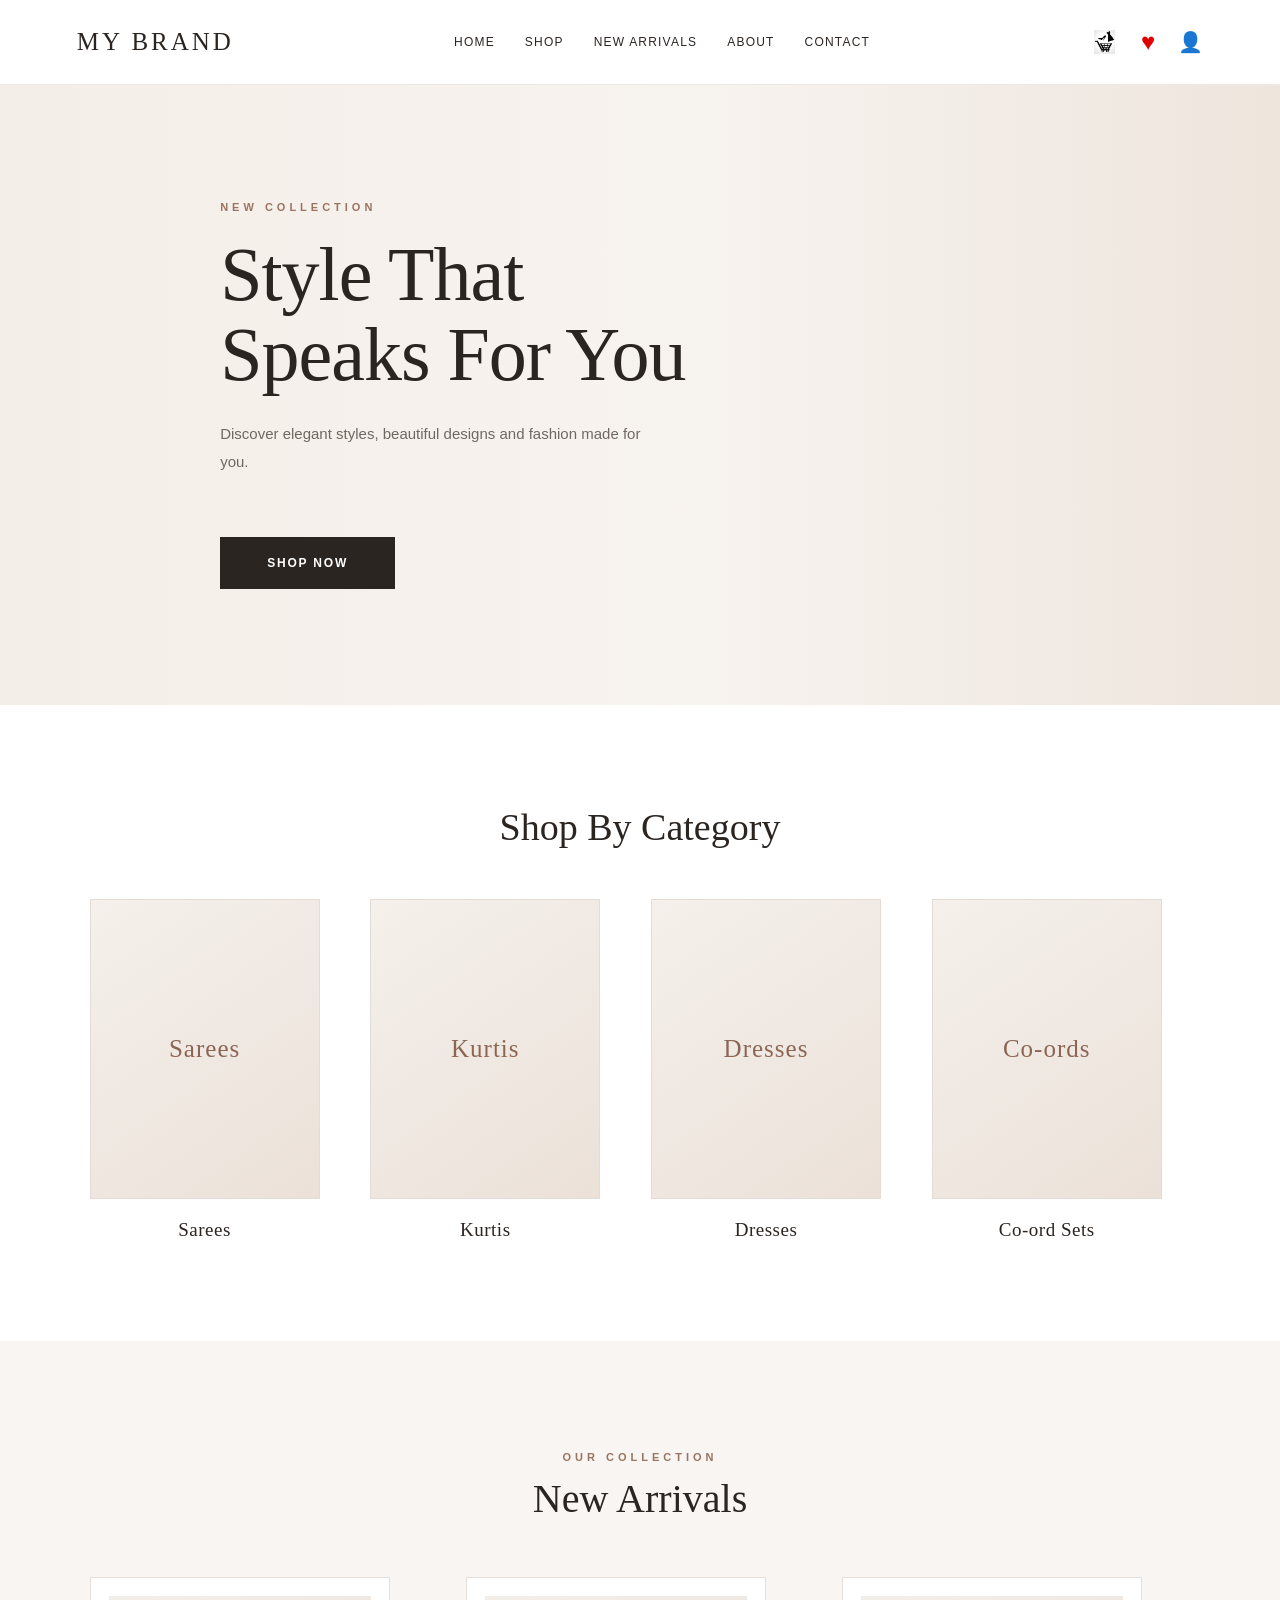
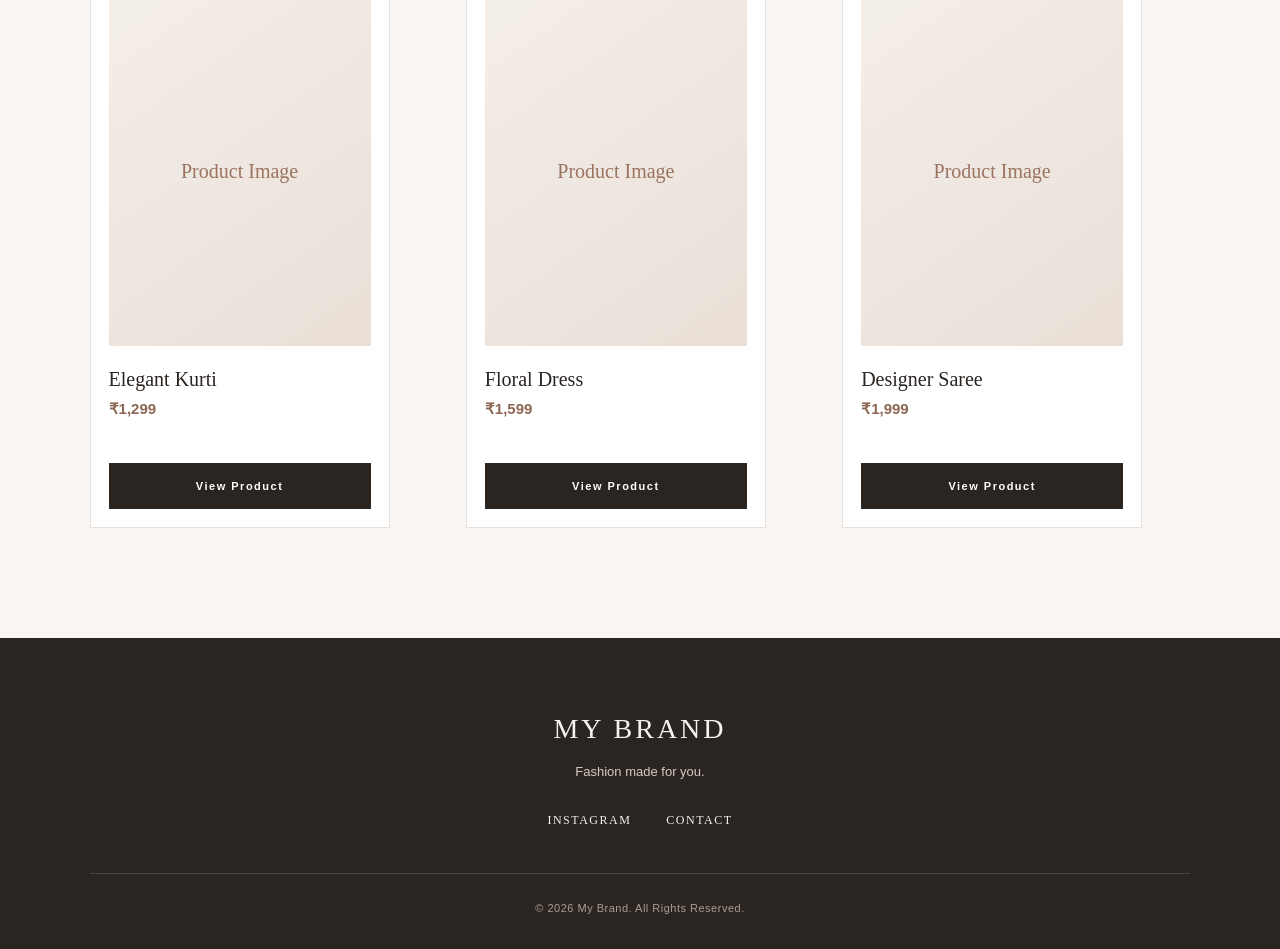
<file: index.html>
<!DOCTYPE html>
<html lang="en">

<head>

    <meta charset="UTF-8">

    <meta name="viewport"
          content="width=device-width, initial-scale=1.0">

    <title>My Clothing Brand</title>

    <link rel="stylesheet"
          href="css/style.css">

    <style>

        /* ========================================= */
        /* PROFILE DROPDOWN                          */
        /* ========================================= */

        .header-icons {
            position: relative;
        }


        .profile-icon {
            border: none;
            background: transparent;
            padding: 0;
            margin: 0;

            font-size: 21px;

            cursor: pointer;

            line-height: 1;
        }


        /* ========================================= */
        /* HEADER WISHLIST ICON                      */
        /* ========================================= */

        .header-wishlist {
            width: 28px !important;
            height: 28px !important;

            display: flex !important;
            align-items: center !important;
            justify-content: center !important;

            color: #e00000 !important;

            text-decoration: none !important;

            font-size: 24px !important;
            line-height: 1 !important;

            padding: 0 !important;
            margin: 0 !important;

            cursor: pointer;

            transition: 0.3s ease;
        }


        .header-wishlist:hover {
            color: #b00000 !important;
            transform: scale(1.08);
        }


        /* ========================================= */
        /* PROFILE PANEL                             */
        /* ========================================= */

        .profile-panel {
            position: absolute !important;

            top: 38px !important;
            right: 0 !important;

            width: 260px !important;
            height: auto !important;

            max-width: 260px !important;

            background: white;

            border: 1px solid #eeeeee;
            border-radius: 8px;

            box-shadow:
                0 8px 25px
                rgba(0, 0, 0, 0.12);

            overflow: hidden;

            opacity: 0;
            visibility: hidden;

            transform: translateY(-8px);

            transition: 0.2s ease;

            z-index: 99999;
        }


        .profile-panel.active {
            opacity: 1 !important;
            visibility: visible !important;

            transform: translateY(0);
        }


        .profile-dropdown-header {
            display: flex;

            align-items: center;
            justify-content: space-between;

            padding: 16px;

            border-bottom: 1px solid #eeeeee;
        }


        .profile-user {
            display: flex;

            align-items: center;

            gap: 10px;
        }


        .profile-small-avatar {
            width: 38px;
            height: 38px;

            border-radius: 50%;

            background: #f3efec;

            display: flex;

            align-items: center;
            justify-content: center;

            font-size: 18px;
        }


        .profile-user strong {
            display: block;

            font-family:
                Georgia,
                "Times New Roman",
                serif;

            font-size: 15px;

            font-weight: normal;
        }


        .profile-user small {
            display: block;

            margin-top: 3px;

            color: #888;

            font-size: 10px;
        }


        .profile-close {
            border: none;

            background: transparent;

            padding: 0;

            margin: 0;

            font-size: 23px;

            color: #555;

            cursor: pointer;
        }


        .profile-close:hover {
            background: transparent;

            color: #8c6654;
        }


        .profile-menu {
            display: flex;

            align-items: center;

            gap: 12px;

            padding: 13px 16px;

            text-decoration: none;

            color: #333;

            border-bottom: 1px solid #f1f1f1;
        }


        .profile-menu:last-child {
            border-bottom: none;
        }


        .profile-menu-icon {
            width: 30px;
            height: 30px;

            display: flex;

            align-items: center;
            justify-content: center;

            background: #f7f4f1;

            border-radius: 5px;

            font-size: 14px;
        }


        .profile-menu-text {
            display: flex;

            flex-direction: column;

            gap: 2px;
        }


        .profile-menu-text strong {
            font-size: 12px;

            font-weight: 500;
        }


        .profile-menu-text small {
            font-size: 10px;

            color: #999;
        }


        .profile-menu:hover {
            background: #faf8f6;

            color: #8c6654;
        }


        /* REMOVE OLD OVERLAY */

        .profile-overlay {
            display: none !important;
        }

    </style>

</head>


<body>


<!-- ========================================= -->
<!-- HEADER                                    -->
<!-- ========================================= -->

<header>

    <div class="logo">
        MY BRAND
    </div>


    <nav>

        <a href="index.html">
            Home
        </a>

        <a href="shop.html">
            Shop
        </a>

        <a href="shop.html">
            New Arrivals
        </a>

        <a href="about.html">
            About
        </a>

        <a href="contact.html">
            Contact
        </a>

    </nav>


    <div class="header-icons">


        <!-- CART -->

        <a href="cart.html"
           class="cart-icon"
           title="Shopping Bag">

            <img
                src="images/fashion-cart.png"
                alt="Shopping Cart"
            >

        </a>


        <!-- WISHLIST -->

        <a href="wishlist.html"
           class="header-wishlist"
           title="Wishlist">

            ♥

        </a>


        <!-- PROFILE -->

        <button
            class="profile-icon"
            onclick="openProfile()"
            title="My Account">

            👤

        </button>


        <!-- PROFILE DROPDOWN -->

        <div
            id="profile-panel"
            class="profile-panel">


            <div class="profile-dropdown-header">

                <div class="profile-user">

                    <div class="profile-small-avatar">
                        👤
                    </div>

                    <div>

                        <strong>
                            My Account
                        </strong>

                        <small>
                            Welcome to My Brand
                        </small>

                    </div>

                </div>


                <button
                    class="profile-close"
                    onclick="closeProfile()">

                    ×

                </button>

            </div>


            <!-- PROFILE -->

            <a
                href="profile.html"
                class="profile-menu">

                <span class="profile-menu-icon">
                    👤
                </span>

                <span class="profile-menu-text">

                    <strong>
                        Profile
                    </strong>

                    <small>
                        My account
                    </small>

                </span>

            </a>


            <!-- MY ORDERS -->

            <a
                href="orders.html"
                class="profile-menu">

                <span class="profile-menu-icon">
                    📦
                </span>

                <span class="profile-menu-text">

                    <strong>
                        My Orders
                    </strong>

                    <small>
                        View your orders
                    </small>

                </span>

            </a>


            <!-- SHOPPING BAG -->

            <a
                href="cart.html"
                class="profile-menu">

                <span class="profile-menu-icon">
                    🛒
                </span>

                <span class="profile-menu-text">

                    <strong>
                        My Shopping Bag
                    </strong>

                    <small>
                        View your products
                    </small>

                </span>

            </a>


            <!-- CONTACT -->

            <a
                href="contact.html"
                class="profile-menu">

                <span class="profile-menu-icon">
                    💬
                </span>

                <span class="profile-menu-text">

                    <strong>
                        Contact Us
                    </strong>

                    <small>
                        We're here to help
                    </small>

                </span>

            </a>


        </div>

    </div>

</header>



<!-- ========================================= -->
<!-- HERO                                      -->
<!-- ========================================= -->

<section class="hero">

    <div class="hero-content">

        <p class="small-title">
            NEW COLLECTION
        </p>

        <h1>
            Style That<br>
            Speaks For You
        </h1>

        <p class="description">

            Discover elegant styles,
            beautiful designs and
            fashion made for you.

        </p>

        <button
            onclick="window.location.href='shop.html'">

            SHOP NOW

        </button>

    </div>

</section>



<!-- ========================================= -->
<!-- CATEGORIES                                -->
<!-- ========================================= -->

<section class="categories">

    <h2>
        Shop By Category
    </h2>


    <div class="category-container">


        <div
            class="category"
            onclick="window.location.href='shop.html?category=sarees'">

            <div class="category-image">
                Sarees
            </div>

            <h3>
                Sarees
            </h3>

        </div>


        <div
            class="category"
            onclick="window.location.href='shop.html?category=kurtis'">

            <div class="category-image">
                Kurtis
            </div>

            <h3>
                Kurtis
            </h3>

        </div>


        <div
            class="category"
            onclick="window.location.href='shop.html?category=dresses'">

            <div class="category-image">
                Dresses
            </div>

            <h3>
                Dresses
            </h3>

        </div>


        <div
            class="category"
            onclick="window.location.href='shop.html?category=co-ords'">

            <div class="category-image">
                Co-ords
            </div>

            <h3>
                Co-ord Sets
            </h3>

        </div>


    </div>

</section>



<!-- ========================================= -->
<!-- NEW ARRIVALS                              -->
<!-- ========================================= -->

<section class="products">

    <p class="small-title">
        OUR COLLECTION
    </p>

    <h2>
        New Arrivals
    </h2>


    <div class="product-container">


        <!-- PRODUCT 1 -->

        <div class="product">

            <div class="product-image">
                Product Image
            </div>

            <h3>
                Elegant Kurti
            </h3>

            <p>
                ₹1,299
            </p>

            <button
                onclick="window.location.href='product.html?id=kurti1'">

                View Product

            </button>

        </div>


        <!-- PRODUCT 2 -->

        <div class="product">

            <div class="product-image">
                Product Image
            </div>

            <h3>
                Floral Dress
            </h3>

            <p>
                ₹1,599
            </p>

            <button
                onclick="window.location.href='product.html?id=dress1'">

                View Product

            </button>

        </div>


        <!-- PRODUCT 3 -->

        <div class="product">

            <div class="product-image">
                Product Image
            </div>

            <h3>
                Designer Saree
            </h3>

            <p>
                ₹1,999
            </p>

            <button
                onclick="window.location.href='product.html?id=saree1'">

                View Product

            </button>

        </div>


    </div>

</section>



<!-- ========================================= -->
<!-- FOOTER                                    -->
<!-- ========================================= -->

<footer>

    <h2>
        MY BRAND
    </h2>

    <p>
        Fashion made for you.
    </p>


    <div class="footer-links">

        <a href="#">
            Instagram
        </a>

        <a href="contact.html">
            Contact
        </a>

    </div>


    <p class="copyright">

        © 2026 My Brand.
        All Rights Reserved.

    </p>

</footer>



<!-- ========================================= -->
<!-- PROFILE JAVASCRIPT                        -->
<!-- ========================================= -->

<script>

function openProfile() {

    document
        .getElementById("profile-panel")
        .classList.add("active");

}


function closeProfile() {

    document
        .getElementById("profile-panel")
        .classList.remove("active");

}

</script>
<script src="js/cart-count.js"></script>

</body>

</html>
</file>
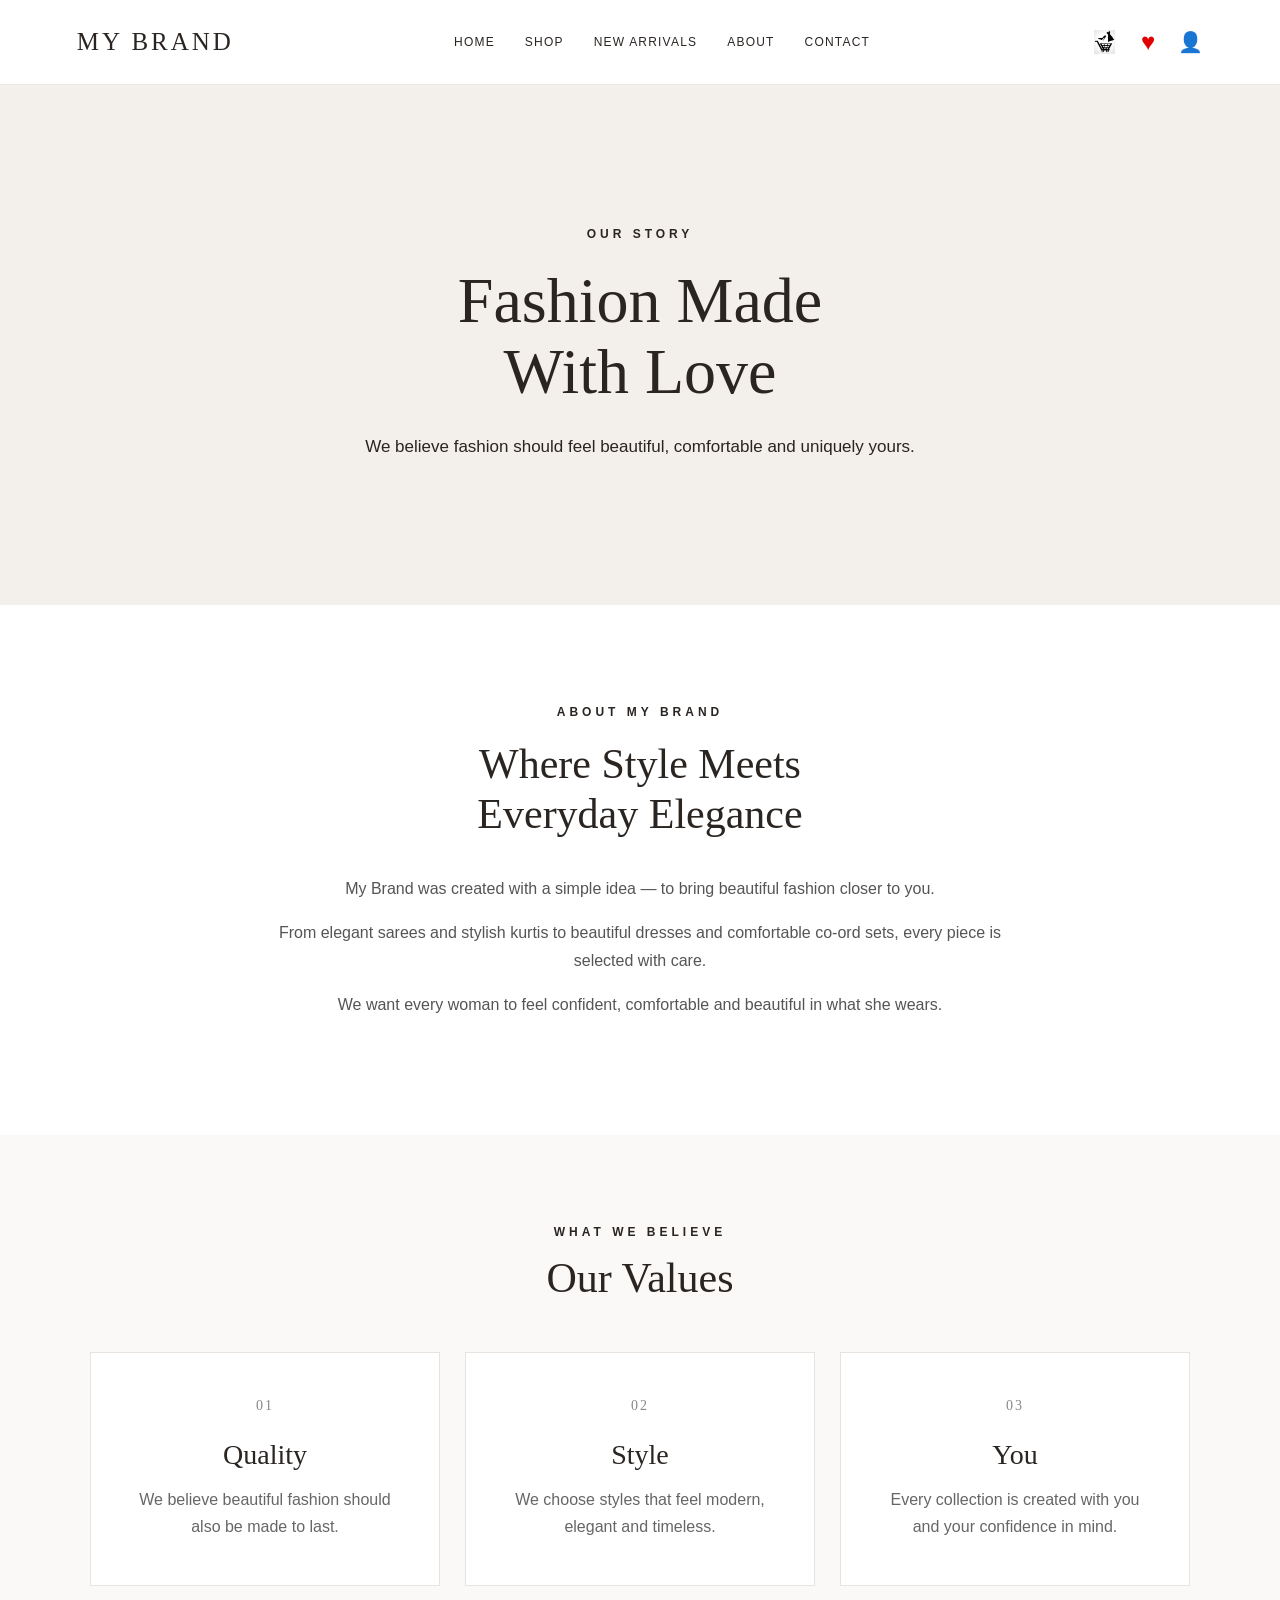
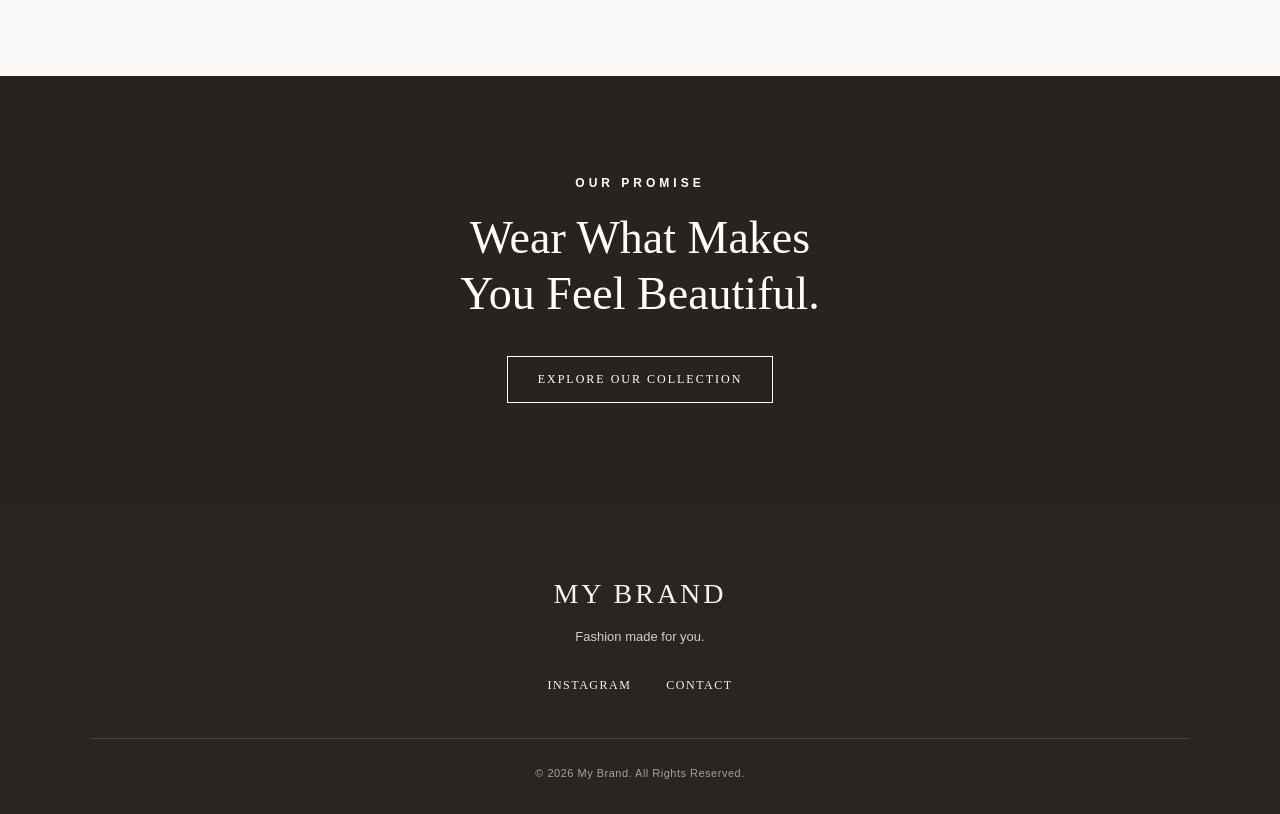
<file: about.html>
<!DOCTYPE html>
<html lang="en">

<head>

    <meta charset="UTF-8">

    <meta name="viewport"
          content="width=device-width, initial-scale=1.0">

    <title>About Us | My Brand</title>

    <link rel="stylesheet"
          href="css/style.css">


    <style>

        /* ========================================= */
        /* HEADER WISHLIST ICON                      */
        /* ========================================= */

        .header-wishlist {
            width: 28px !important;
            height: 28px !important;

            display: flex !important;
            align-items: center !important;
            justify-content: center !important;

            color: #e00000 !important;

            text-decoration: none !important;

            font-size: 24px !important;
            line-height: 1 !important;

            padding: 0 !important;
            margin: 0 !important;

            cursor: pointer;

            transition: 0.3s ease;
        }


        .header-wishlist:hover {
            color: #b00000 !important;
            transform: scale(1.08);
        }

    </style>

</head>

<body>


<!-- ========================================= -->
<!-- HEADER                                    -->
<!-- ========================================= -->

<header>

    <div class="logo">
        MY BRAND
    </div>


    <nav>

        <a href="index.html">
            Home
        </a>

        <a href="shop.html">
            Shop
        </a>

        <a href="shop.html">
            New Arrivals
        </a>

        <a href="about.html">
            About
        </a>

        <a href="contact.html">
            Contact
        </a>

    </nav>


    <div class="header-icons">


        <!-- CART -->

        <a href="cart.html"
           class="cart-icon"
           title="Shopping Bag">

            <img
                src="images/fashion-cart.png"
                alt="Shopping Cart"
            >

        </a>


        <!-- WISHLIST -->

        <a href="wishlist.html"
           class="header-wishlist"
           title="Wishlist">

            ♥

        </a>


        <!-- PROFILE -->

        <button
            class="profile-icon"
            onclick="openProfile()"
            title="My Account">

            👤

        </button>


        <!-- PROFILE DROPDOWN -->

        <div
            id="profile-panel"
            class="profile-panel">


            <!-- PROFILE HEADER -->

            <div class="profile-dropdown-header">

                <div class="profile-user">

                    <div class="profile-small-avatar">
                        👤
                    </div>

                    <div>

                        <strong>
                            My Account
                        </strong>

                        <small>
                            Welcome to My Brand
                        </small>

                    </div>

                </div>


                <button
                    class="profile-close"
                    onclick="closeProfile()">

                    ×

                </button>

            </div>


            <!-- PROFILE -->

            <a
                href="profile.html"
                class="profile-menu">

                <span class="profile-menu-icon">
                    👤
                </span>

                <span class="profile-menu-text">

                    <strong>
                        Profile
                    </strong>

                    <small>
                        My account
                    </small>

                </span>

            </a>


            <!-- MY SHOPPING BAG -->

            <a
                href="cart.html"
                class="profile-menu">

                <span class="profile-menu-icon">
                    🛒
                </span>

                <span class="profile-menu-text">

                    <strong>
                        My Shopping Bag
                    </strong>

                    <small>
                        View your products
                    </small>

                </span>

            </a>


            <!-- MY ORDERS -->

            <a
                href="orders.html"
                class="profile-menu">

                <span class="profile-menu-icon">
                    📦
                </span>

                <span class="profile-menu-text">

                    <strong>
                        My Orders
                    </strong>

                    <small>
                        View your orders
                    </small>

                </span>

            </a>


            <!-- CONTACT US -->

            <a
                href="contact.html"
                class="profile-menu">

                <span class="profile-menu-icon">
                    💬
                </span>

                <span class="profile-menu-text">

                    <strong>
                        Contact Us
                    </strong>

                    <small>
                        We're here to help
                    </small>

                </span>

            </a>


        </div>

    </div>

</header>



<!-- ========================================= -->
<!-- ABOUT HERO                                -->
<!-- ========================================= -->

<section class="about-hero">

    <div class="about-hero-content">

        <p class="small-title">
            OUR STORY
        </p>

        <h1>
            Fashion Made<br>
            With Love
        </h1>

        <p>
            We believe fashion should feel
            beautiful, comfortable and
            uniquely yours.
        </p>

    </div>

</section>



<!-- ========================================= -->
<!-- ABOUT INTRODUCTION                       -->
<!-- ========================================= -->

<section class="about-intro">

    <div class="about-intro-content">

        <p class="small-title">
            ABOUT MY BRAND
        </p>

        <h2>
            Where Style Meets<br>
            Everyday Elegance
        </h2>

        <p>
            My Brand was created with a simple
            idea — to bring beautiful fashion
            closer to you.
        </p>

        <p>
            From elegant sarees and stylish
            kurtis to beautiful dresses and
            comfortable co-ord sets, every
            piece is selected with care.
        </p>

        <p>
            We want every woman to feel
            confident, comfortable and
            beautiful in what she wears.
        </p>

    </div>

</section>



<!-- ========================================= -->
<!-- VALUES                                    -->
<!-- ========================================= -->

<section class="about-values">

    <div class="about-section-heading">

        <p class="small-title">
            WHAT WE BELIEVE
        </p>

        <h2>
            Our Values
        </h2>

    </div>


    <div class="values-container">


        <!-- VALUE 1 -->

        <div class="value-card">

            <div class="value-number">
                01
            </div>

            <h3>
                Quality
            </h3>

            <p>
                We believe beautiful fashion
                should also be made to last.
            </p>

        </div>



        <!-- VALUE 2 -->

        <div class="value-card">

            <div class="value-number">
                02
            </div>

            <h3>
                Style
            </h3>

            <p>
                We choose styles that feel
                modern, elegant and timeless.
            </p>

        </div>



        <!-- VALUE 3 -->

        <div class="value-card">

            <div class="value-number">
                03
            </div>

            <h3>
                You
            </h3>

            <p>
                Every collection is created
                with you and your confidence
                in mind.
            </p>

        </div>


    </div>

</section>



<!-- ========================================= -->
<!-- CLOSING SECTION                           -->
<!-- ========================================= -->

<section class="about-closing">

    <p class="small-title">
        OUR PROMISE
    </p>

    <h2>
        Wear What Makes<br>
        You Feel Beautiful.
    </h2>

    <a href="shop.html">
        EXPLORE OUR COLLECTION
    </a>

</section>



<!-- ========================================= -->
<!-- FOOTER                                    -->
<!-- ========================================= -->

<footer>

    <h2>
        MY BRAND
    </h2>

    <p>
        Fashion made for you.
    </p>


    <div class="footer-links">

        <a href="#">
            Instagram
        </a>

        <a href="contact.html">
            Contact
        </a>

    </div>


    <p class="copyright">

        © 2026 My Brand.
        All Rights Reserved.

    </p>

</footer>



<!-- ========================================= -->
<!-- PROFILE SCRIPT                            -->
<!-- ========================================= -->

<script>

function openProfile() {

    document
        .getElementById("profile-panel")
        .classList.add("active");

}


function closeProfile() {

    document
        .getElementById("profile-panel")
        .classList.remove("active");

}

</script>

<script src="js/cart-count.js"></script>
</body>

</html>
</file>
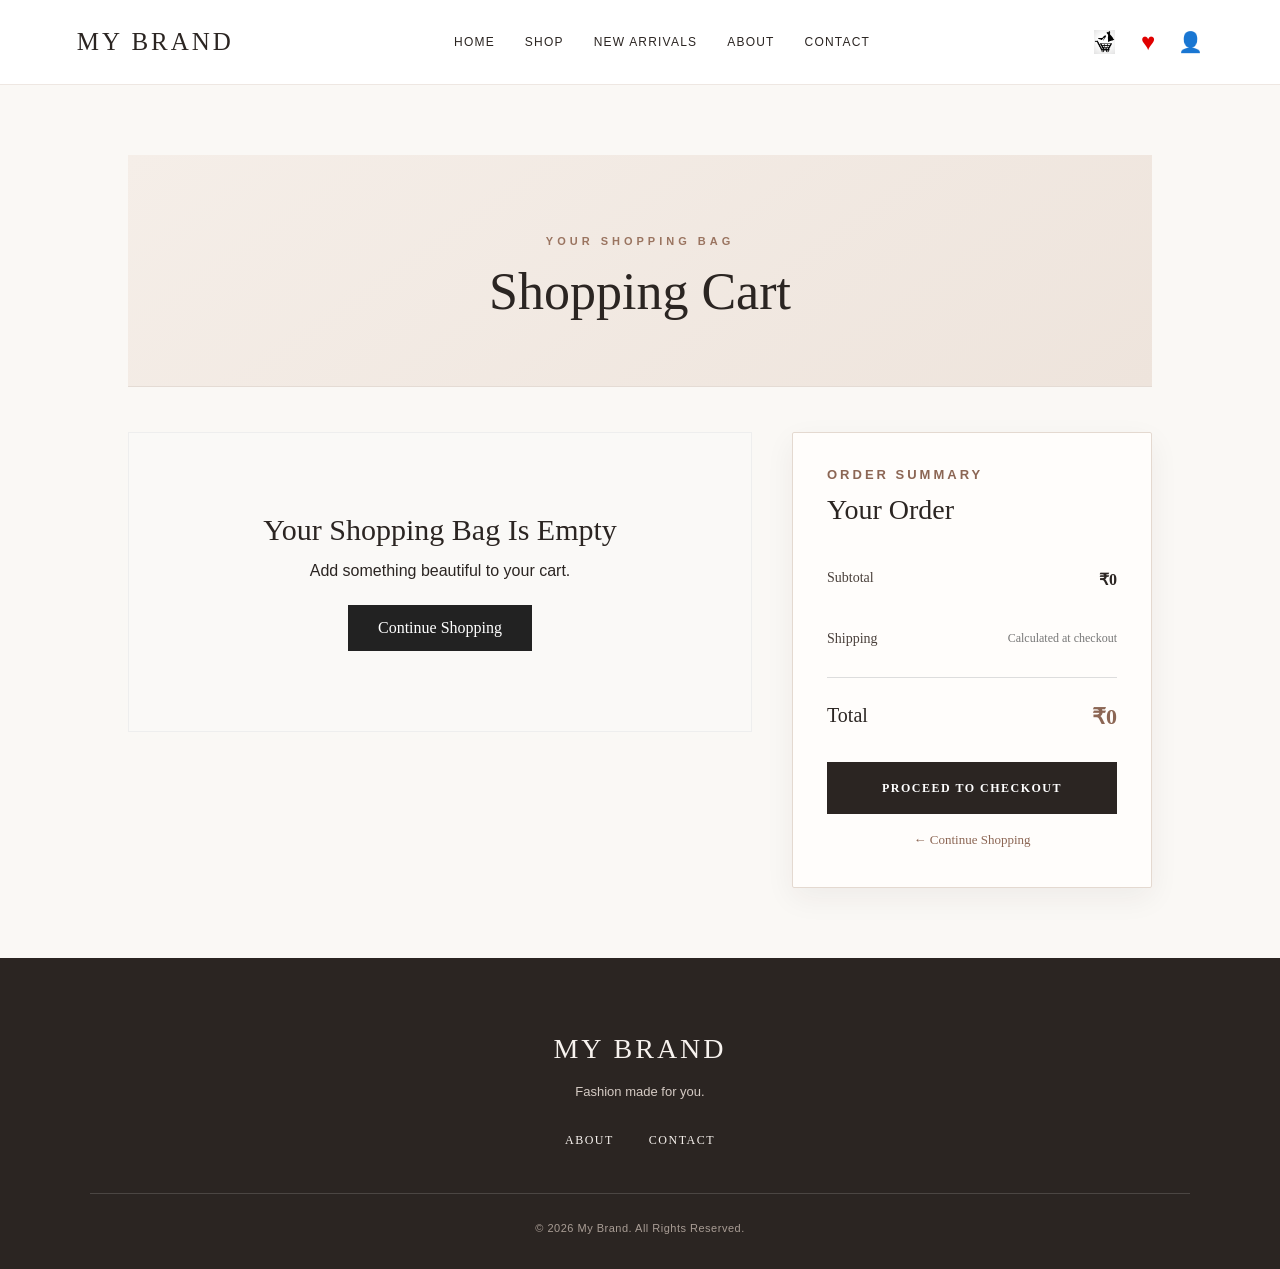
<file: cart.html>
<!DOCTYPE html>
<html lang="en">

<head>

    <meta charset="UTF-8">

    <meta name="viewport"
          content="width=device-width, initial-scale=1.0">

    <title>Shopping Cart | My Brand</title>

    <link rel="stylesheet"
          href="css/style.css">


    <style>

        /* ========================================= */
        /* HEADER WISHLIST ICON                      */
        /* ========================================= */

        .header-wishlist {
            width: 28px !important;
            height: 28px !important;

            display: flex !important;
            align-items: center !important;
            justify-content: center !important;

            color: #e00000 !important;

            text-decoration: none !important;

            font-size: 24px !important;
            line-height: 1 !important;

            padding: 0 !important;
            margin: 0 !important;

            cursor: pointer;

            transition: 0.3s ease;
        }


        .header-wishlist:hover {
            color: #b00000 !important;
            transform: scale(1.08);
        }

    </style>

</head>


<body>


<!-- ========================================= -->
<!-- HEADER                                    -->
<!-- ========================================= -->

<header>

    <div class="logo">
        MY BRAND
    </div>


    <nav>

        <a href="index.html">
            Home
        </a>

        <a href="shop.html">
            Shop
        </a>

        <a href="shop.html">
            New Arrivals
        </a>

        <a href="about.html">
            About
        </a>

        <a href="contact.html">
            Contact
        </a>

    </nav>


    <div class="header-icons">


        <!-- CART -->

        <a href="cart.html"
           class="cart-icon"
           title="Shopping Bag">

            <img
                src="images/fashion-cart.png"
                alt="Shopping Cart"
            >

        </a>


        <!-- WISHLIST -->

        <a href="wishlist.html"
           class="header-wishlist"
           title="Wishlist">

            ♥

        </a>


        <!-- PROFILE -->

        <button
            class="profile-icon"
            onclick="openProfile()"
            title="My Account">

            👤

        </button>


        <!-- PROFILE DROPDOWN -->

        <div
            id="profile-panel"
            class="profile-panel">


            <!-- PROFILE HEADER -->

            <div class="profile-dropdown-header">

                <div class="profile-user">

                    <div class="profile-small-avatar">
                        👤
                    </div>

                    <div>

                        <strong>
                            My Account
                        </strong>

                        <small>
                            Welcome to My Brand
                        </small>

                    </div>

                </div>


                <button
                    class="profile-close"
                    onclick="closeProfile()">

                    ×

                </button>

            </div>


            <!-- PROFILE -->

            <a
                href="profile.html"
                class="profile-menu">

                <span class="profile-menu-icon">
                    👤
                </span>

                <span class="profile-menu-text">

                    <strong>
                        Profile
                    </strong>

                    <small>
                        My account
                    </small>

                </span>

            </a>


            <!-- SHOPPING BAG -->

            <a
                href="cart.html"
                class="profile-menu">

                <span class="profile-menu-icon">
                    🛒
                </span>

                <span class="profile-menu-text">

                    <strong>
                        My Shopping Bag
                    </strong>

                    <small>
                        View your products
                    </small>

                </span>

            </a>


            <!-- MY ORDERS -->

            <a
                href="orders.html"
                class="profile-menu">

                <span class="profile-menu-icon">
                    📦
                </span>

                <span class="profile-menu-text">

                    <strong>
                        My Orders
                    </strong>

                    <small>
                        View your orders
                    </small>

                </span>

            </a>


            <!-- CONTACT -->

            <a
                href="contact.html"
                class="profile-menu">

                <span class="profile-menu-icon">
                    💬
                </span>

                <span class="profile-menu-text">

                    <strong>
                        Contact Us
                    </strong>

                    <small>
                        We're here to help
                    </small>

                </span>

            </a>


        </div>

    </div>

</header>



<!-- ========================================= -->
<!-- CART                                      -->
<!-- ========================================= -->

<section class="cart-section">


    <div class="cart-heading">

        <p class="small-title">
            YOUR SHOPPING BAG
        </p>

        <h1>
            Shopping Cart
        </h1>

    </div>


    <div class="cart-layout">


        <!-- CART PRODUCTS -->

        <div id="cart-container">

            <!-- Products will appear here -->

        </div>



        <!-- ORDER SUMMARY -->

        <div class="cart-summary">

            <p class="small-title">
                ORDER SUMMARY
            </p>

            <h2>
                Your Order
            </h2>


            <div class="summary-line">

                <span>
                    Subtotal
                </span>

                <strong id="cart-total">
                    ₹0
                </strong>

            </div>


            <div class="summary-line">

                <span>
                    Shipping
                </span>

                <span>
                    Calculated at checkout
                </span>

            </div>


            <div class="summary-divider"></div>


            <div class="summary-total">

                <span>
                    Total
                </span>

                <strong id="cart-total-display">
                    ₹0
                </strong>

            </div>


            <a
                href="checkout.html"
                class="checkout-link">

                PROCEED TO CHECKOUT

            </a>


            <a
                href="shop.html"
                class="continue-shopping">

                ← Continue Shopping

            </a>

        </div>


    </div>

</section>



<!-- ========================================= -->
<!-- FOOTER                                    -->
<!-- ========================================= -->

<footer>

    <h2>
        MY BRAND
    </h2>

    <p>
        Fashion made for you.
    </p>


    <div class="footer-links">

        <a href="about.html">
            About
        </a>

        <a href="contact.html">
            Contact
        </a>

    </div>


    <p class="copyright">

        © 2026 My Brand.
        All Rights Reserved.

    </p>

</footer>



<!-- ========================================= -->
<!-- CART JAVASCRIPT                           -->
<!-- ========================================= -->

<script src="js/cart.js"></script>



<!-- ========================================= -->
<!-- PROFILE JAVASCRIPT                        -->
<!-- ========================================= -->

<script>

function openProfile() {

    document
        .getElementById("profile-panel")
        .classList.add("active");

}


function closeProfile() {

    document
        .getElementById("profile-panel")
        .classList.remove("active");

}

</script>
<script src="js/cart-count.js"></script>

</body>

</html>
</file>
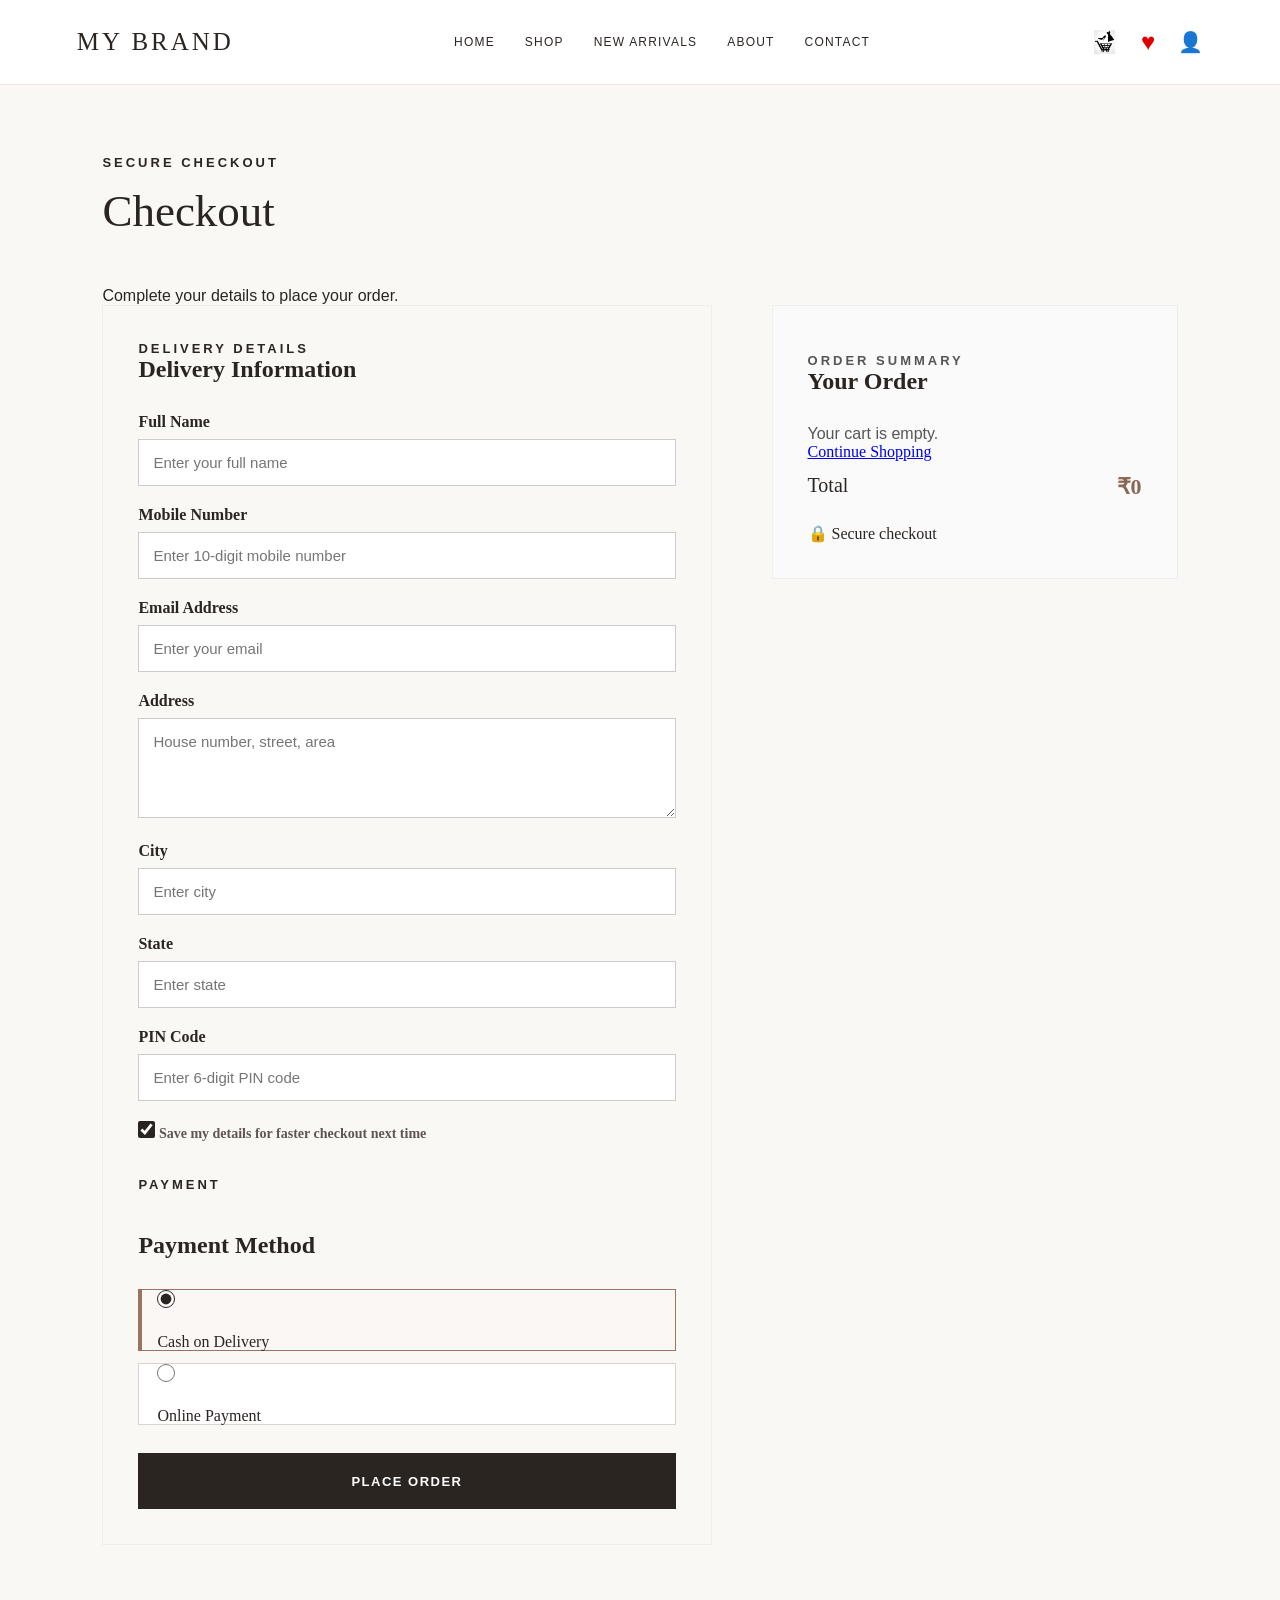
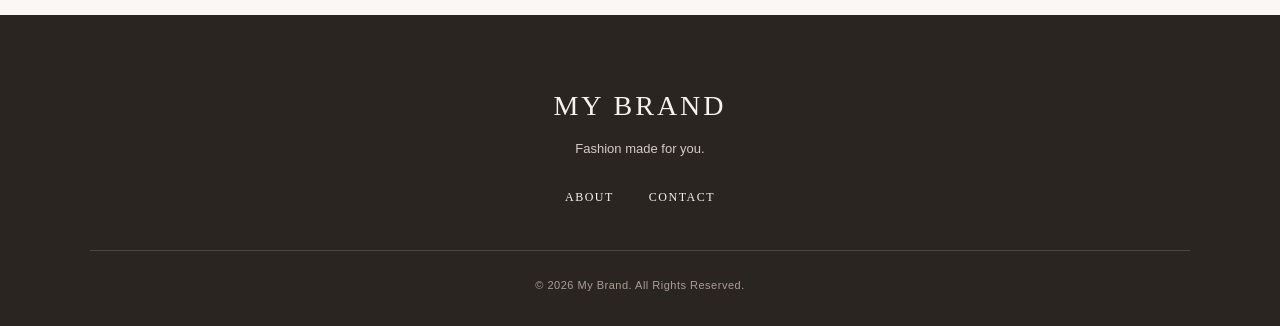
<file: checkout.html>
<!DOCTYPE html>
<html lang="en">

<head>

    <meta charset="UTF-8">

    <meta name="viewport"
          content="width=device-width, initial-scale=1.0">

    <title>Checkout | My Brand</title>

    <link rel="stylesheet"
          href="css/style.css">


    <style>

        /* ========================================= */
        /* HEADER WISHLIST ICON                      */
        /* ========================================= */

        .header-wishlist {
            width: 28px !important;
            height: 28px !important;

            display: flex !important;
            align-items: center !important;
            justify-content: center !important;

            color: #e00000 !important;

            text-decoration: none !important;

            font-size: 24px !important;
            line-height: 1 !important;

            padding: 0 !important;
            margin: 0 !important;

            cursor: pointer;

            transition: 0.3s ease;
        }


        .header-wishlist:hover {
            color: #b00000 !important;
            transform: scale(1.08);
        }



        /* ========================================= */
        /* SAVE DETAILS                              */
        /* ========================================= */

        .save-details {
            display: flex;
            align-items: center;
            gap: 10px;

            margin-top: 18px;
            margin-bottom: 10px;

            font-size: 14px;
            color: #5f5550;

            cursor: pointer;
        }


        .save-details input {
            width: 17px;
            height: 17px;

            margin: 0;

            accent-color: #2b2522;

            cursor: pointer;
        }



        /* ========================================= */
        /* PAYMENT METHOD                            */
        /* ========================================= */

        .checkout-payment {
            margin-top: 35px;
        }


        .payment-heading {
            margin-bottom: 22px;
        }


        .payment-options {
            display: flex;
            flex-direction: column;
            gap: 12px;
        }


        .payment-option {
            width: 100%;
            min-height: 62px;

            box-sizing: border-box;

            display: flex;
            align-items: center;

            gap: 14px;

            padding: 0 18px;

            background: #ffffff;

            border: 1px solid #ddd3cd;

            cursor: pointer;

            transition: 0.3s ease;
        }


        .payment-option:hover {
            border-color: #9a7460;
            background: #faf7f4;
        }


        .payment-option input {
            width: 18px;
            height: 18px;

            margin: 0;

            accent-color: #2b2522;

            cursor: pointer;
        }


        .payment-option span {
            font-size: 16px;
            color: #2b2522;
        }


        /* Selected payment option */

        .payment-option:has(input:checked) {
            border-color: #9a7460;
            background: #faf7f4;
            box-shadow: inset 3px 0 0 #9a7460;
        }



        /* ========================================= */
        /* PLACE ORDER BUTTON                        */
        /* ========================================= */

        .place-order {
            width: 100%;
            height: 56px;

            margin-top: 28px;

            border: 1px solid #2b2522;

            background: #2b2522;
            color: #ffffff;

            font-family: Arial, sans-serif;
            font-size: 13px;
            font-weight: 600;

            letter-spacing: 1.5px;

            cursor: pointer;

            transition: 0.3s ease;
        }


        .place-order:hover {
            background: #8c6654;
            border-color: #8c6654;

            transform: translateY(-1px);
        }


        .place-order:active {
            transform: translateY(0);
        }



        /* ========================================= */
        /* MOBILE PAYMENT                            */
        /* ========================================= */

        @media (max-width: 768px) {

            .payment-option {
                min-height: 58px;
                padding: 0 15px;
            }

            .payment-option span {
                font-size: 14px;
            }

            .save-details {
                font-size: 13px;
            }

            .place-order {
                height: 54px;
            }

        }

    </style>

</head>


<body>


<!-- ========================================= -->
<!-- HEADER                                    -->
<!-- ========================================= -->

<header>

    <div class="logo">
        MY BRAND
    </div>


    <nav>

        <a href="index.html">
            Home
        </a>

        <a href="shop.html">
            Shop
        </a>

        <a href="shop.html">
            New Arrivals
        </a>

        <a href="about.html">
            About
        </a>

        <a href="contact.html">
            Contact
        </a>

    </nav>


    <div class="header-icons">


        <!-- CART -->

        <a href="cart.html"
           class="cart-icon"
           title="Shopping Bag">

            <img
                src="images/fashion-cart.png"
                alt="Shopping Cart"
            >

        </a>


        <!-- WISHLIST -->

        <a href="wishlist.html"
           class="header-wishlist"
           title="Wishlist">

            ♥

        </a>


        <!-- PROFILE -->

        <button
            class="profile-icon"
            onclick="openProfile()"
            title="My Account">

            👤

        </button>


        <!-- PROFILE DROPDOWN -->

        <div
            id="profile-panel"
            class="profile-panel">


            <div class="profile-dropdown-header">

                <div class="profile-user">

                    <div class="profile-small-avatar">
                        👤
                    </div>

                    <div>

                        <strong>
                            My Account
                        </strong>

                        <small>
                            Welcome to My Brand
                        </small>

                    </div>

                </div>


                <button
                    class="profile-close"
                    onclick="closeProfile()">

                    ×

                </button>

            </div>


            <!-- PROFILE -->

            <a
                href="profile.html"
                class="profile-menu">

                <span class="profile-menu-icon">
                    👤
                </span>

                <span class="profile-menu-text">

                    <strong>
                        Profile
                    </strong>

                    <small>
                        My account
                    </small>

                </span>

            </a>


            <!-- SHOPPING BAG -->

            <a
                href="cart.html"
                class="profile-menu">

                <span class="profile-menu-icon">
                    🛒
                </span>

                <span class="profile-menu-text">

                    <strong>
                        My Shopping Bag
                    </strong>

                    <small>
                        View your products
                    </small>

                </span>

            </a>


            <!-- MY ORDERS -->

            <a
                href="orders.html"
                class="profile-menu">

                <span class="profile-menu-icon">
                    📦
                </span>

                <span class="profile-menu-text">

                    <strong>
                        My Orders
                    </strong>

                    <small>
                        View your orders
                    </small>

                </span>

            </a>


            <!-- CONTACT -->

            <a
                href="contact.html"
                class="profile-menu">

                <span class="profile-menu-icon">
                    💬
                </span>

                <span class="profile-menu-text">

                    <strong>
                        Contact Us
                    </strong>

                    <small>
                        We're here to help
                    </small>

                </span>

            </a>


        </div>

    </div>

</header>



<!-- ========================================= -->
<!-- CHECKOUT                                  -->
<!-- ========================================= -->

<section class="checkout-section">


    <!-- PAGE HEADING -->

    <div class="checkout-heading">

        <p class="small-title">
            SECURE CHECKOUT
        </p>

        <h1>
            Checkout
        </h1>

        <p>
            Complete your details to place your order.
        </p>

    </div>



    <div class="checkout-container">


        <!-- CUSTOMER DETAILS -->

        <div class="customer-details">


            <p class="small-title">
                DELIVERY DETAILS
            </p>

            <h2>
                Delivery Information
            </h2>


            <form id="checkout-form">


                <!-- NAME -->

                <div class="checkout-form-group">

                    <label for="customer-name">
                        Full Name
                    </label>

                    <input
                        type="text"
                        id="customer-name"
                        placeholder="Enter your full name"
                        required
                    >

                </div>



                <!-- PHONE -->

                <div class="checkout-form-group">

                    <label for="customer-phone">
                        Mobile Number
                    </label>

                    <input
                        type="tel"
                        id="customer-phone"
                        placeholder="Enter 10-digit mobile number"
                        pattern="[0-9]{10}"
                        maxlength="10"
                        required
                    >

                </div>



                <!-- EMAIL -->

                <div class="checkout-form-group">

                    <label for="customer-email">
                        Email Address
                    </label>

                    <input
                        type="email"
                        id="customer-email"
                        placeholder="Enter your email"
                        required
                    >

                </div>



                <!-- ADDRESS -->

                <div class="checkout-form-group">

                    <label for="customer-address">
                        Address
                    </label>

                    <textarea
                        id="customer-address"
                        placeholder="House number, street, area"
                        rows="4"
                        required
                    ></textarea>

                </div>



                <!-- CITY -->

                <div class="checkout-form-group">

                    <label for="customer-city">
                        City
                    </label>

                    <input
                        type="text"
                        id="customer-city"
                        placeholder="Enter city"
                        required
                    >

                </div>



                <!-- STATE -->

                <div class="checkout-form-group">

                    <label for="customer-state">
                        State
                    </label>

                    <input
                        type="text"
                        id="customer-state"
                        placeholder="Enter state"
                        required
                    >

                </div>



                <!-- PIN -->

                <div class="checkout-form-group">

                    <label for="customer-pincode">
                        PIN Code
                    </label>

                    <input
                        type="text"
                        id="customer-pincode"
                        placeholder="Enter 6-digit PIN code"
                        pattern="[0-9]{6}"
                        maxlength="6"
                        required
                    >

                </div>



                <!-- SAVE DETAILS -->

                <label class="save-details">

                    <input
                        type="checkbox"
                        id="save-details"
                        checked
                    >

                    <span>
                        Save my details for faster checkout next time
                    </span>

                </label>



                <!-- PAYMENT -->

                <div class="checkout-payment">

                    <p class="small-title">
                        PAYMENT
                    </p>

                    <h2 class="payment-heading">
                        Payment Method
                    </h2>


                    <div class="payment-options">


                        <!-- CASH ON DELIVERY -->

                        <label class="payment-option">

                            <input
                                type="radio"
                                name="payment"
                                value="cod"
                                checked
                            >

                            <span>
                                Cash on Delivery
                            </span>

                        </label>



                        <!-- ONLINE PAYMENT -->

                        <label class="payment-option">

                            <input
                                type="radio"
                                name="payment"
                                value="online"
                            >

                            <span>
                                Online Payment
                            </span>

                        </label>


                    </div>

                </div>



                <!-- PLACE ORDER -->

                <button
                    type="submit"
                    class="place-order">

                    PLACE ORDER

                </button>


            </form>

        </div>



        <!-- ORDER SUMMARY -->

        <div class="checkout-summary">


            <p class="small-title">
                ORDER SUMMARY
            </p>

            <h2>
                Your Order
            </h2>


            <div id="checkout-product">

                Loading...

            </div>


            <div class="checkout-divider"></div>


            <div class="summary-total">

                <span>
                    Total
                </span>

                <strong id="checkout-total">
                    ₹0
                </strong>

            </div>


            <div class="checkout-security">

                🔒 Secure checkout

            </div>


        </div>


    </div>

</section>



<!-- ========================================= -->
<!-- FOOTER                                    -->
<!-- ========================================= -->

<footer>

    <h2>
        MY BRAND
    </h2>

    <p>
        Fashion made for you.
    </p>


    <div class="footer-links">

        <a href="about.html">
            About
        </a>

        <a href="contact.html">
            Contact
        </a>

    </div>


    <p class="copyright">

        © 2026 My Brand.
        All Rights Reserved.

    </p>

</footer>



<!-- ========================================= -->
<!-- CHECKOUT JAVASCRIPT                       -->
<!-- ========================================= -->

<script src="js/checkout.js"></script>



<!-- ========================================= -->
<!-- PROFILE JAVASCRIPT                        -->
<!-- ========================================= -->

<script>

function openProfile() {

    document
        .getElementById("profile-panel")
        .classList.add("active");

}


function closeProfile() {

    document
        .getElementById("profile-panel")
        .classList.remove("active");

}

</script>


<script src="js/cart-count.js"></script>


</body>

</html>
</file>
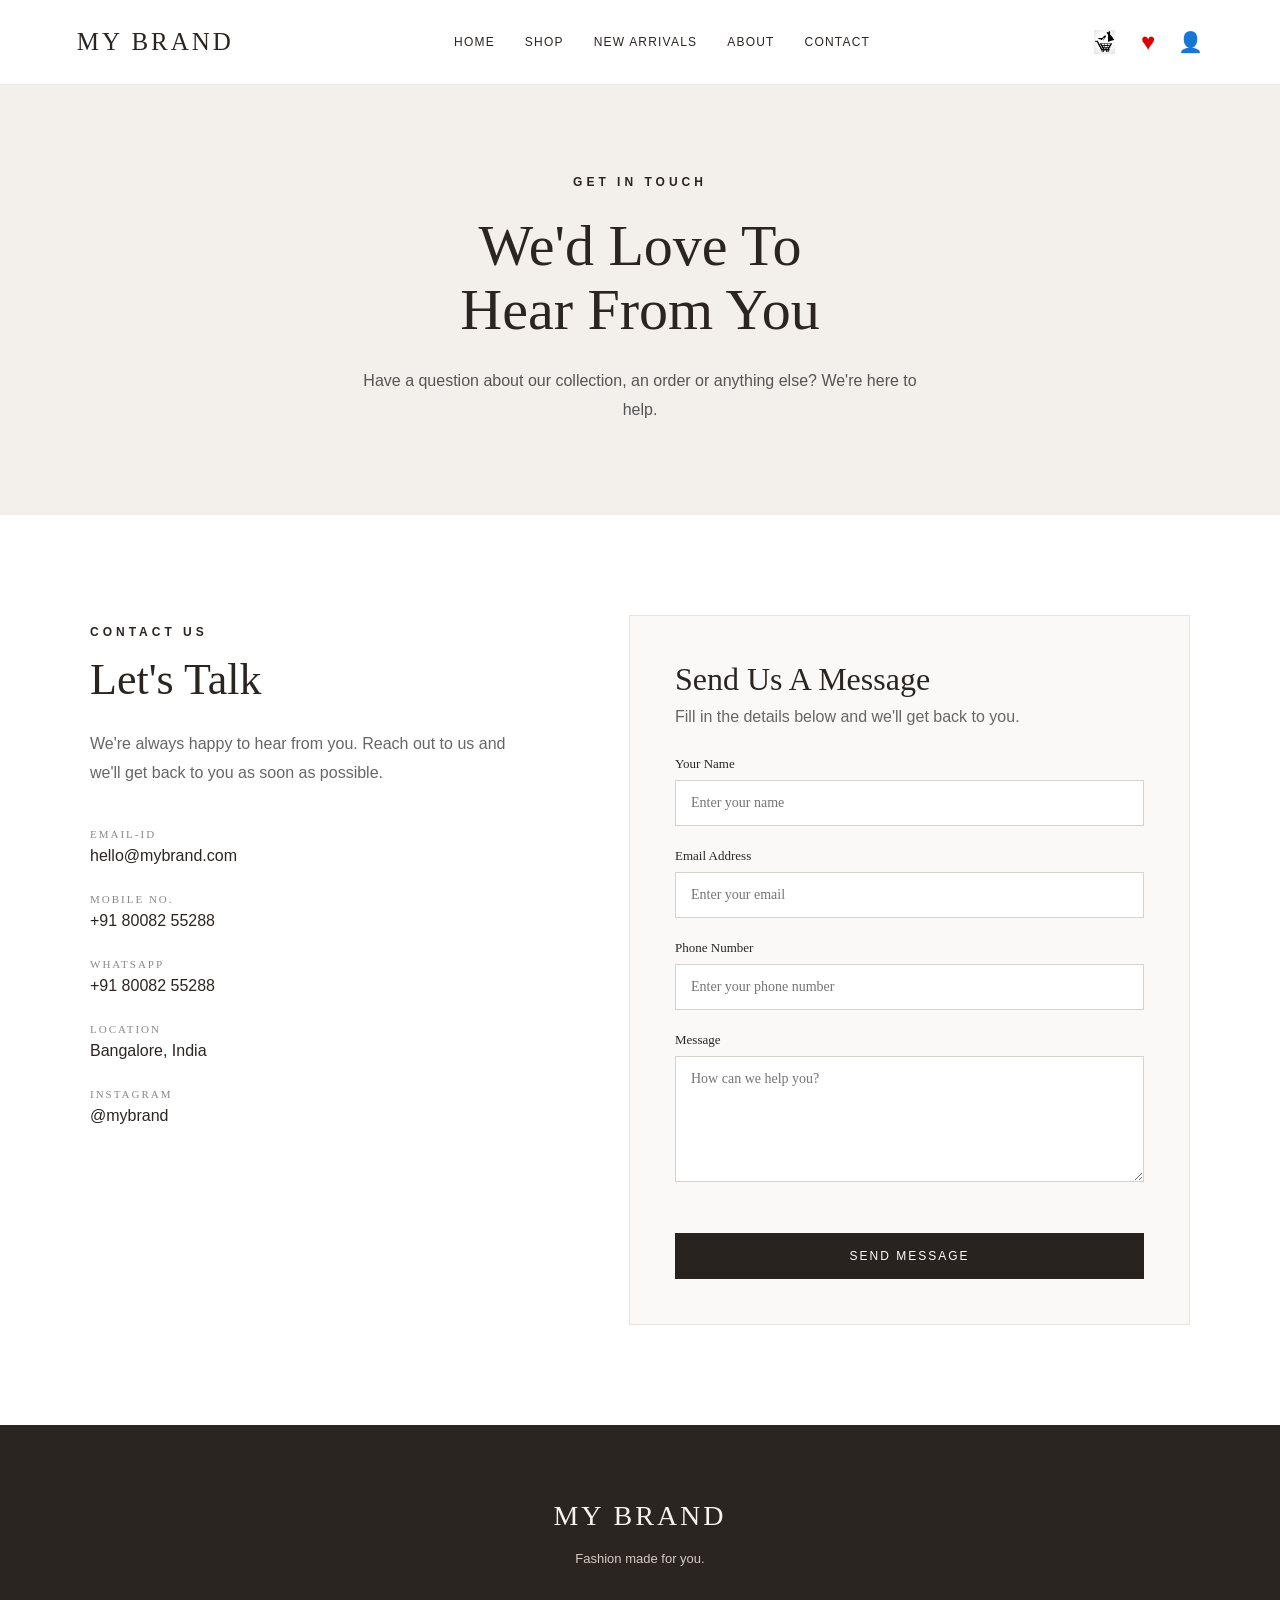
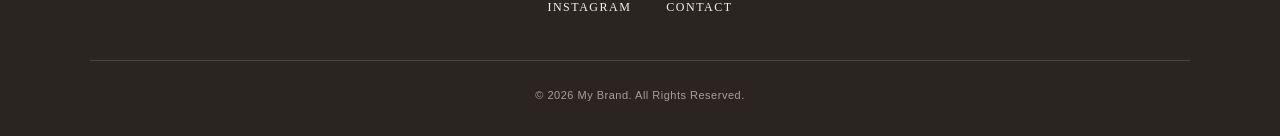
<file: contact.html>
<!DOCTYPE html>
<html lang="en">

<head>

    <meta charset="UTF-8">

    <meta name="viewport"
          content="width=device-width, initial-scale=1.0">

    <title>Contact Us | My Brand</title>

    <link rel="stylesheet"
          href="css/style.css">


    <style>

        /* ========================================= */
        /* HEADER WISHLIST ICON                      */
        /* ========================================= */

        .header-wishlist {
            width: 28px !important;
            height: 28px !important;

            display: flex !important;
            align-items: center !important;
            justify-content: center !important;

            color: #e00000 !important;

            text-decoration: none !important;

            font-size: 24px !important;
            line-height: 1 !important;

            padding: 0 !important;
            margin: 0 !important;

            cursor: pointer;

            transition: 0.3s ease;
        }


        .header-wishlist:hover {
            color: #b00000 !important;
            transform: scale(1.08);
        }

    </style>

</head>

<body>


<!-- ========================================= -->
<!-- HEADER                                    -->
<!-- ========================================= -->

<header>

    <div class="logo">
        MY BRAND
    </div>


    <nav>

        <a href="index.html">
            Home
        </a>

        <a href="shop.html">
            Shop
        </a>

        <a href="shop.html">
            New Arrivals
        </a>

        <a href="about.html">
            About
        </a>

        <a href="contact.html">
            Contact
        </a>

    </nav>


    <div class="header-icons">


        <!-- CART -->

        <a href="cart.html"
           class="cart-icon">

            <img
                src="images/fashion-cart.png"
                alt="Shopping Cart"
            >

        </a>


        <!-- WISHLIST -->

        <a href="wishlist.html"
           class="header-wishlist"
           title="Wishlist">

            ♥

        </a>


        <!-- PROFILE -->

        <button
            class="profile-icon"
            onclick="openProfile()"
            title="My Account">

            👤

        </button>


        <!-- PROFILE DROPDOWN -->

        <div
            id="profile-panel"
            class="profile-panel">


            <!-- PROFILE HEADER -->

            <div class="profile-dropdown-header">

                <div class="profile-user">

                    <div class="profile-small-avatar">
                        👤
                    </div>

                    <div>

                        <strong>
                            My Account
                        </strong>

                        <small>
                            Welcome to My Brand
                        </small>

                    </div>

                </div>


                <button
                    class="profile-close"
                    onclick="closeProfile()">

                    ×

                </button>

            </div>


            <!-- PROFILE -->

            <a href="profile.html"
               class="profile-menu">

                <span class="profile-menu-icon">
                    👤
                </span>

                <span class="profile-menu-text">

                    <strong>
                        Profile
                    </strong>

                    <small>
                        My account
                    </small>

                </span>

            </a>


            <!-- MY SHOPPING BAG -->

            <a href="cart.html"
               class="profile-menu">

                <span class="profile-menu-icon">
                    🛒
                </span>

                <span class="profile-menu-text">

                    <strong>
                        My Shopping Bag
                    </strong>

                    <small>
                        View your products
                    </small>

                </span>

            </a>


            <!-- MY ORDERS -->

            <a href="orders.html"
               class="profile-menu">

                <span class="profile-menu-icon">
                    📦
                </span>

                <span class="profile-menu-text">

                    <strong>
                        My Orders
                    </strong>

                    <small>
                        View your orders
                    </small>

                </span>

            </a>


            <!-- CONTACT US -->

            <a href="contact.html"
               class="profile-menu">

                <span class="profile-menu-icon">
                    💬
                </span>

                <span class="profile-menu-text">

                    <strong>
                        Contact Us
                    </strong>

                    <small>
                        We're here to help
                    </small>

                </span>

            </a>


        </div>

    </div>

</header>



<!-- ========================================= -->
<!-- CONTACT HERO                              -->
<!-- ========================================= -->

<section class="contact-hero">

    <div>

        <p class="small-title">
            GET IN TOUCH
        </p>

        <h1>
            We'd Love To<br>
            Hear From You
        </h1>

        <p>
            Have a question about our collection,
            an order or anything else?
            We're here to help.
        </p>

    </div>

</section>



<!-- ========================================= -->
<!-- CONTACT SECTION                           -->
<!-- ========================================= -->

<section class="contact-section">

    <div class="contact-container">


        <!-- CONTACT INFORMATION -->

        <div class="contact-info">

            <p class="small-title">
                CONTACT US
            </p>

            <h2>
                Let's Talk
            </h2>

            <p class="contact-intro">

                We're always happy to hear from
                you. Reach out to us and we'll
                get back to you as soon as possible.

            </p>


            <!-- EMAIL -->

            <div class="contact-detail">

                <span>
                    EMAIL-ID
                </span>

                <p>
                    hello@mybrand.com
                </p>

            </div>


            <!-- MOBILE -->

            <div class="contact-detail">

                <span>
                    MOBILE NO.
                </span>

                <p>
                    +91 80082 55288
                </p>

            </div>


            <!-- WHATSAPP -->

            <div class="contact-detail">

                <span>
                    WHATSAPP
                </span>

                <p>
                    +91 80082 55288
                </p>

            </div>


            <!-- LOCATION -->

            <div class="contact-detail">

                <span>
                    LOCATION
                </span>

                <p>
                    Bangalore, India
                </p>

            </div>


            <!-- INSTAGRAM -->

            <div class="contact-detail">

                <span>
                    INSTAGRAM
                </span>

                <p>
                    @mybrand
                </p>

            </div>

        </div>



        <!-- CONTACT FORM -->

        <div class="contact-form-box">

            <h2>
                Send Us A Message
            </h2>

            <p>
                Fill in the details below and
                we'll get back to you.
            </p>


            <form id="contact-form">


                <div class="form-group">

                    <label for="name">
                        Your Name
                    </label>

                    <input
                        type="text"
                        id="name"
                        placeholder="Enter your name"
                        required>

                </div>


                <div class="form-group">

                    <label for="email">
                        Email Address
                    </label>

                    <input
                        type="email"
                        id="email"
                        placeholder="Enter your email">

                </div>


                <div class="form-group">

                    <label for="phone">
                        Phone Number
                    </label>

                    <input
                        type="tel"
                        id="phone"
                        placeholder="Enter your phone number">

                </div>


                <div class="form-group">

                    <label for="message">
                        Message
                    </label>

                    <textarea
                        id="message"
                        rows="6"
                        placeholder="How can we help you?"
                        required></textarea>

                </div>


                <button type="submit">
                    SEND MESSAGE
                </button>


            </form>

        </div>


    </div>

</section>



<!-- ========================================= -->
<!-- FOOTER                                    -->
<!-- ========================================= -->

<footer>

    <h2>
        MY BRAND
    </h2>

    <p>
        Fashion made for you.
    </p>


    <div class="footer-links">

        <a href="#">
            Instagram
        </a>

        <a href="contact.html">
            Contact
        </a>

    </div>


    <p class="copyright">

        © 2026 My Brand.
        All Rights Reserved.

    </p>

</footer>



<!-- ========================================= -->
<!-- PROFILE + WHATSAPP JAVASCRIPT             -->
<!-- ========================================= -->

<script>

function openProfile() {

    document
        .getElementById("profile-panel")
        .classList.add("active");

}


function closeProfile() {

    document
        .getElementById("profile-panel")
        .classList.remove("active");

}


/* CONTACT FORM → WHATSAPP */

document
    .getElementById("contact-form")
    .addEventListener("submit", function(event) {

        event.preventDefault();


        const name =
            document.getElementById("name").value.trim();


        const email =
            document.getElementById("email").value.trim();


        const phone =
            document.getElementById("phone").value.trim();


        const message =
            document.getElementById("message").value.trim();


        const whatsappMessage =
            "Hello My Brand!%0A%0A" +

            "Name: " +
            encodeURIComponent(name) +

            "%0A" +

            "Email: " +
            encodeURIComponent(email || "Not provided") +

            "%0A" +

            "Phone: " +
            encodeURIComponent(phone || "Not provided") +

            "%0A%0A" +

            "Message:%0A" +
            encodeURIComponent(message);


        const whatsappNumber =
            "918008255288";


        const whatsappURL =
            "https://wa.me/" +
            whatsappNumber +
            "?text=" +
            whatsappMessage;


        window.open(
            whatsappURL,
            "_blank"
        );

    });

</script>
<script src="js/cart-count.js"></script>

</body>

</html>
</file>
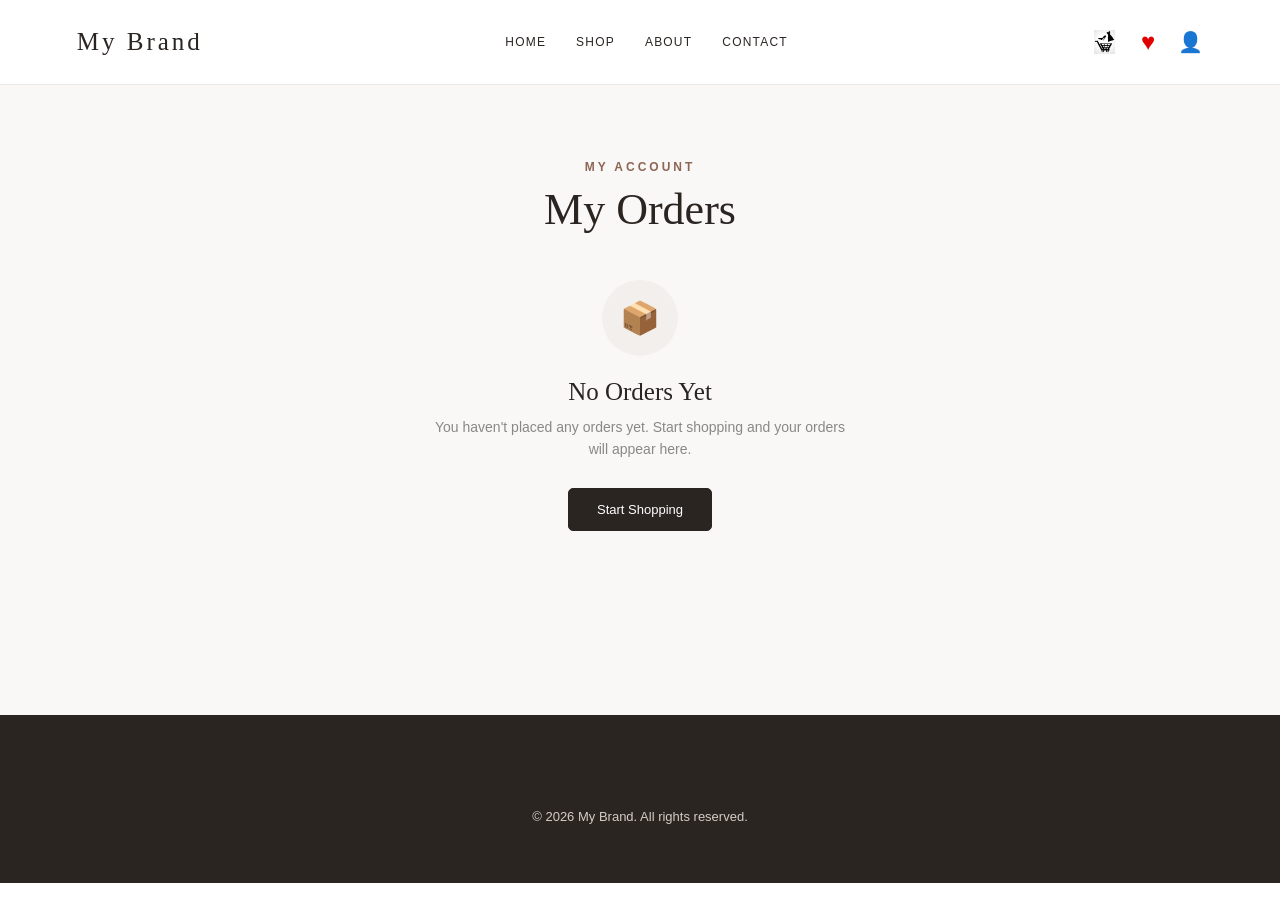
<file: orders.html>
<!DOCTYPE html>
<html lang="en">

<head>

    <meta charset="UTF-8">

    <meta name="viewport"
          content="width=device-width, initial-scale=1.0">

    <title>My Orders | My Brand</title>

    <link rel="stylesheet"
          href="css/style.css">


    <style>

        /* ========================================= */
        /* HEADER WISHLIST ICON                      */
        /* ========================================= */

        .header-wishlist {
            width: 28px !important;
            height: 28px !important;

            display: flex !important;
            align-items: center !important;
            justify-content: center !important;

            color: #e00000 !important;

            text-decoration: none !important;

            font-size: 24px !important;
            line-height: 1 !important;

            padding: 0 !important;
            margin: 0 !important;

            cursor: pointer;

            transition: 0.3s ease;
        }


        .header-wishlist:hover {
            color: #b00000 !important;
            transform: scale(1.08);
        }

    </style>

</head>


<body>


<!-- =========================================
     HEADER
     ========================================= -->

<header>

    <a href="index.html" class="logo">
        My Brand
    </a>


    <nav>

        <a href="index.html">
            Home
        </a>

        <a href="shop.html">
            Shop
        </a>

        <a href="about.html">
            About
        </a>

        <a href="contact.html">
            Contact
        </a>

    </nav>


    <div class="header-icons">


        <!-- CART -->

        <a href="cart.html"
           class="cart-icon"
           title="Shopping Bag">

            <img
                src="images/fashion-cart.png"
                alt="Shopping Bag">

        </a>


        <!-- WISHLIST -->

        <a href="wishlist.html"
           class="header-wishlist"
           title="Wishlist">

            ♥

        </a>


        <!-- PROFILE -->

        <button
            class="profile-icon"
            id="profile-button"
            type="button"
            aria-label="Profile">

            👤

        </button>


        <!-- PROFILE DROPDOWN -->

        <div
            class="profile-panel"
            id="profile-panel">


            <div class="profile-dropdown-header">

                <div class="profile-user">

                    <div class="profile-small-avatar">
                        👤
                    </div>

                    <div>

                        <strong>
                            My Account
                        </strong>

                        <small>
                            Welcome to My Brand
                        </small>

                    </div>

                </div>


                <button
                    class="profile-close"
                    id="profile-close"
                    type="button">

                    ×

                </button>

            </div>


            <!-- PROFILE -->

            <a
                href="profile.html"
                class="profile-menu">

                <span class="profile-menu-icon">
                    👤
                </span>

                <span class="profile-menu-text">

                    <strong>
                        Profile
                    </strong>

                    <small>
                        View your profile
                    </small>

                </span>

            </a>


            <!-- MY ORDERS -->

            <a
                href="orders.html"
                class="profile-menu">

                <span class="profile-menu-icon">
                    📦
                </span>

                <span class="profile-menu-text">

                    <strong>
                        My Orders
                    </strong>

                    <small>
                        View your orders
                    </small>

                </span>

            </a>


            <!-- SHOPPING BAG -->

            <a
                href="cart.html"
                class="profile-menu">

                <span class="profile-menu-icon">
                    🛍️
                </span>

                <span class="profile-menu-text">

                    <strong>
                        My Shopping Bag
                    </strong>

                    <small>
                        View items in your bag
                    </small>

                </span>

            </a>


            <!-- CONTACT -->

            <a
                href="contact.html"
                class="profile-menu">

                <span class="profile-menu-icon">
                    💬
                </span>

                <span class="profile-menu-text">

                    <strong>
                        Contact Us
                    </strong>

                    <small>
                        Get in touch with us
                    </small>

                </span>

            </a>


        </div>

    </div>

</header>



<!-- =========================================
     MY ORDERS
     ========================================= -->

<section class="orders-page">

    <div class="orders-container">


        <p class="small-title">
            MY ACCOUNT
        </p>


        <h1>
            My Orders
        </h1>


        <div class="orders-card">

            <!-- orders.js displays the orders here -->

        </div>


    </div>

</section>



<!-- =========================================
     FOOTER
     ========================================= -->

<footer>

    <p>
        © 2026 My Brand. All rights reserved.
    </p>

</footer>



<!-- =========================================
     PROFILE DROPDOWN
     ========================================= -->

<script>

    const profileButton =
        document.getElementById("profile-button");

    const profilePanel =
        document.getElementById("profile-panel");

    const profileClose =
        document.getElementById("profile-close");


    profileButton.addEventListener(
        "click",
        function (event) {

            event.stopPropagation();

            profilePanel.classList.toggle("active");

        }
    );


    profileClose.addEventListener(
        "click",
        function () {

            profilePanel.classList.remove("active");

        }
    );


    document.addEventListener(
        "click",
        function (event) {

            if (
                !profilePanel.contains(event.target) &&
                event.target !== profileButton
            ) {

                profilePanel.classList.remove("active");

            }

        }
    );

</script>



<!-- =========================================
     ORDERS JAVASCRIPT
     ========================================= -->

<script src="js/orders.js"></script>

<script src="js/cart-count.js"></script>
</body>

</html>
</file>
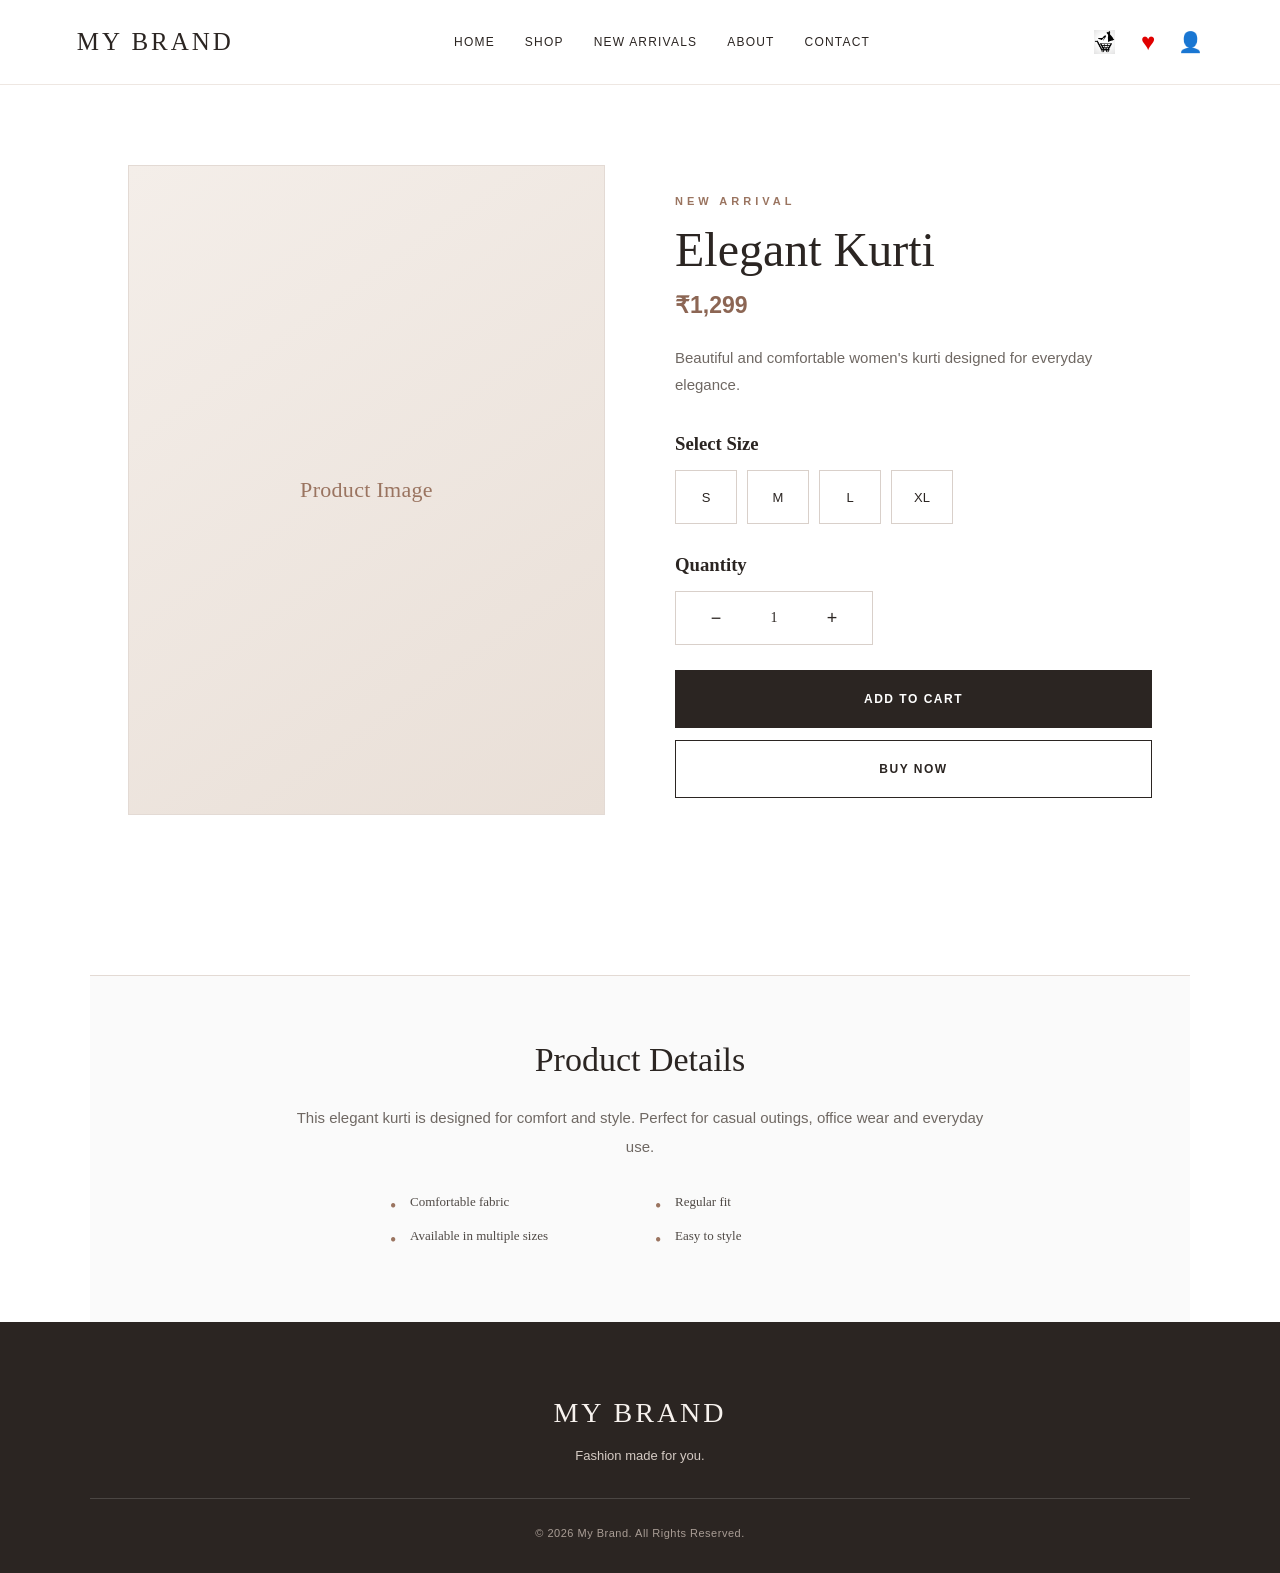
<file: product.html>
<!DOCTYPE html>
<html lang="en">

<head>

    <meta charset="UTF-8">

    <meta name="viewport"
          content="width=device-width, initial-scale=1.0">

    <title>Elegant Kurti | My Brand</title>

    <link rel="stylesheet"
          href="css/style.css">


    <style>

        /* ========================================= */
        /* HEADER WISHLIST ICON                      */
        /* ========================================= */

        .header-wishlist {
            width: 28px !important;
            height: 28px !important;

            display: flex !important;
            align-items: center !important;
            justify-content: center !important;

            color: #e00000 !important;

            text-decoration: none !important;

            font-size: 24px !important;
            line-height: 1 !important;

            padding: 0 !important;
            margin: 0 !important;

            cursor: pointer;

            transition: 0.3s ease;
        }


        .header-wishlist:hover {
            color: #b00000 !important;
            transform: scale(1.08);
        }

    </style>

</head>

<body>


<!-- ========================================= -->
<!-- HEADER                                    -->
<!-- ========================================= -->

<header>

    <div class="logo">
        MY BRAND
    </div>


    <nav>

        <a href="index.html">
            Home
        </a>

        <a href="shop.html">
            Shop
        </a>

        <a href="shop.html">
            New Arrivals
        </a>

        <a href="about.html">
            About
        </a>

        <a href="contact.html">
            Contact
        </a>

    </nav>


    <div class="header-icons">


        <!-- CART -->

        <a href="cart.html"
           class="cart-icon"
           title="Shopping Bag">

            <img
                src="images/fashion-cart.png"
                alt="Shopping Cart"
            >

        </a>


        <!-- WISHLIST -->

        <a href="wishlist.html"
           class="header-wishlist"
           title="Wishlist">

            ♥

        </a>


        <!-- PROFILE -->

        <button
            class="profile-icon"
            onclick="openProfile()"
            title="My Account">

            👤

        </button>


        <!-- PROFILE DROPDOWN -->

        <div
            id="profile-panel"
            class="profile-panel">


            <div class="profile-dropdown-header">

                <div class="profile-user">

                    <div class="profile-small-avatar">
                        👤
                    </div>

                    <div>

                        <strong>
                            My Account
                        </strong>

                        <small>
                            Welcome to My Brand
                        </small>

                    </div>

                </div>


                <button
                    class="profile-close"
                    onclick="closeProfile()">

                    ×

                </button>

            </div>



            <!-- PROFILE -->

            <a
                href="profile.html"
                class="profile-menu">

                <span class="profile-menu-icon">
                    👤
                </span>

                <span class="profile-menu-text">

                    <strong>
                        Profile
                    </strong>

                    <small>
                        My account
                    </small>

                </span>

            </a>



            <!-- SHOPPING BAG -->

            <a
                href="cart.html"
                class="profile-menu">

                <span class="profile-menu-icon">
                    🛒
                </span>

                <span class="profile-menu-text">

                    <strong>
                        My Shopping Bag
                    </strong>

                    <small>
                        View your products
                    </small>

                </span>

            </a>



            <!-- MY ORDERS -->

            <a
                href="orders.html"
                class="profile-menu">

                <span class="profile-menu-icon">
                    📦
                </span>

                <span class="profile-menu-text">

                    <strong>
                        My Orders
                    </strong>

                    <small>
                        View your orders
                    </small>

                </span>

            </a>



            <!-- CONTACT US -->

            <a
                href="contact.html"
                class="profile-menu">

                <span class="profile-menu-icon">
                    💬
                </span>

                <span class="profile-menu-text">

                    <strong>
                        Contact Us
                    </strong>

                    <small>
                        We're here to help
                    </small>

                </span>

            </a>


        </div>

    </div>

</header>



<!-- ========================================= -->
<!-- PRODUCT DETAILS                           -->
<!-- ========================================= -->

<section class="product-details">


    <!-- PRODUCT IMAGE -->

    <div class="product-main-image">

        Product Image

    </div>



    <!-- PRODUCT INFORMATION -->

    <div class="product-info">

        <p class="small-title">
            NEW ARRIVAL
        </p>


        <h1>
            Elegant Kurti
        </h1>


        <p class="product-price">
            ₹1,299
        </p>


        <p class="product-description">

            Beautiful and comfortable
            women's kurti designed for
            everyday elegance.

        </p>



        <!-- SIZE -->

        <div class="size-section">

            <h3>
                Select Size
            </h3>


            <div class="sizes">

                <button>
                    S
                </button>

                <button>
                    M
                </button>

                <button>
                    L
                </button>

                <button>
                    XL
                </button>

            </div>

        </div>



        <!-- QUANTITY -->

        <div class="quantity">

            <h3>
                Quantity
            </h3>


            <div class="quantity-box">

                <button>
                    −
                </button>

                <span>
                    1
                </span>

                <button>
                    +
                </button>

            </div>

        </div>



        <!-- BUTTONS -->

        <button class="add-cart">

            ADD TO CART

        </button>


        <button class="buy-now">

            BUY NOW

        </button>


    </div>

</section>



<!-- ========================================= -->
<!-- PRODUCT DESCRIPTION                       -->
<!-- ========================================= -->

<section class="product-description-section">

    <h2>
        Product Details
    </h2>


    <p>

        This elegant kurti is designed
        for comfort and style.

        Perfect for casual outings,
        office wear and everyday use.

    </p>


    <ul>

        <li>
            Comfortable fabric
        </li>

        <li>
            Regular fit
        </li>

        <li>
            Available in multiple sizes
        </li>

        <li>
            Easy to style
        </li>

    </ul>

</section>



<!-- ========================================= -->
<!-- FOOTER                                    -->
<!-- ========================================= -->

<footer>

    <h2>
        MY BRAND
    </h2>

    <p>
        Fashion made for you.
    </p>

    <p class="copyright">

        © 2026 My Brand.
        All Rights Reserved.

    </p>

</footer>



<!-- ========================================= -->
<!-- JAVASCRIPT                                -->
<!-- ========================================= -->

<script src="js/products.js"></script>

<script src="js/script.js"></script>

<script src="js/product.js"></script>


<script>

function openProfile() {

    document
        .getElementById("profile-panel")
        .classList.add("active");

}


function closeProfile() {

    document
        .getElementById("profile-panel")
        .classList.remove("active");

}

</script>
<script src="js/cart-count.js"></script>

</body>

</html>
</file>
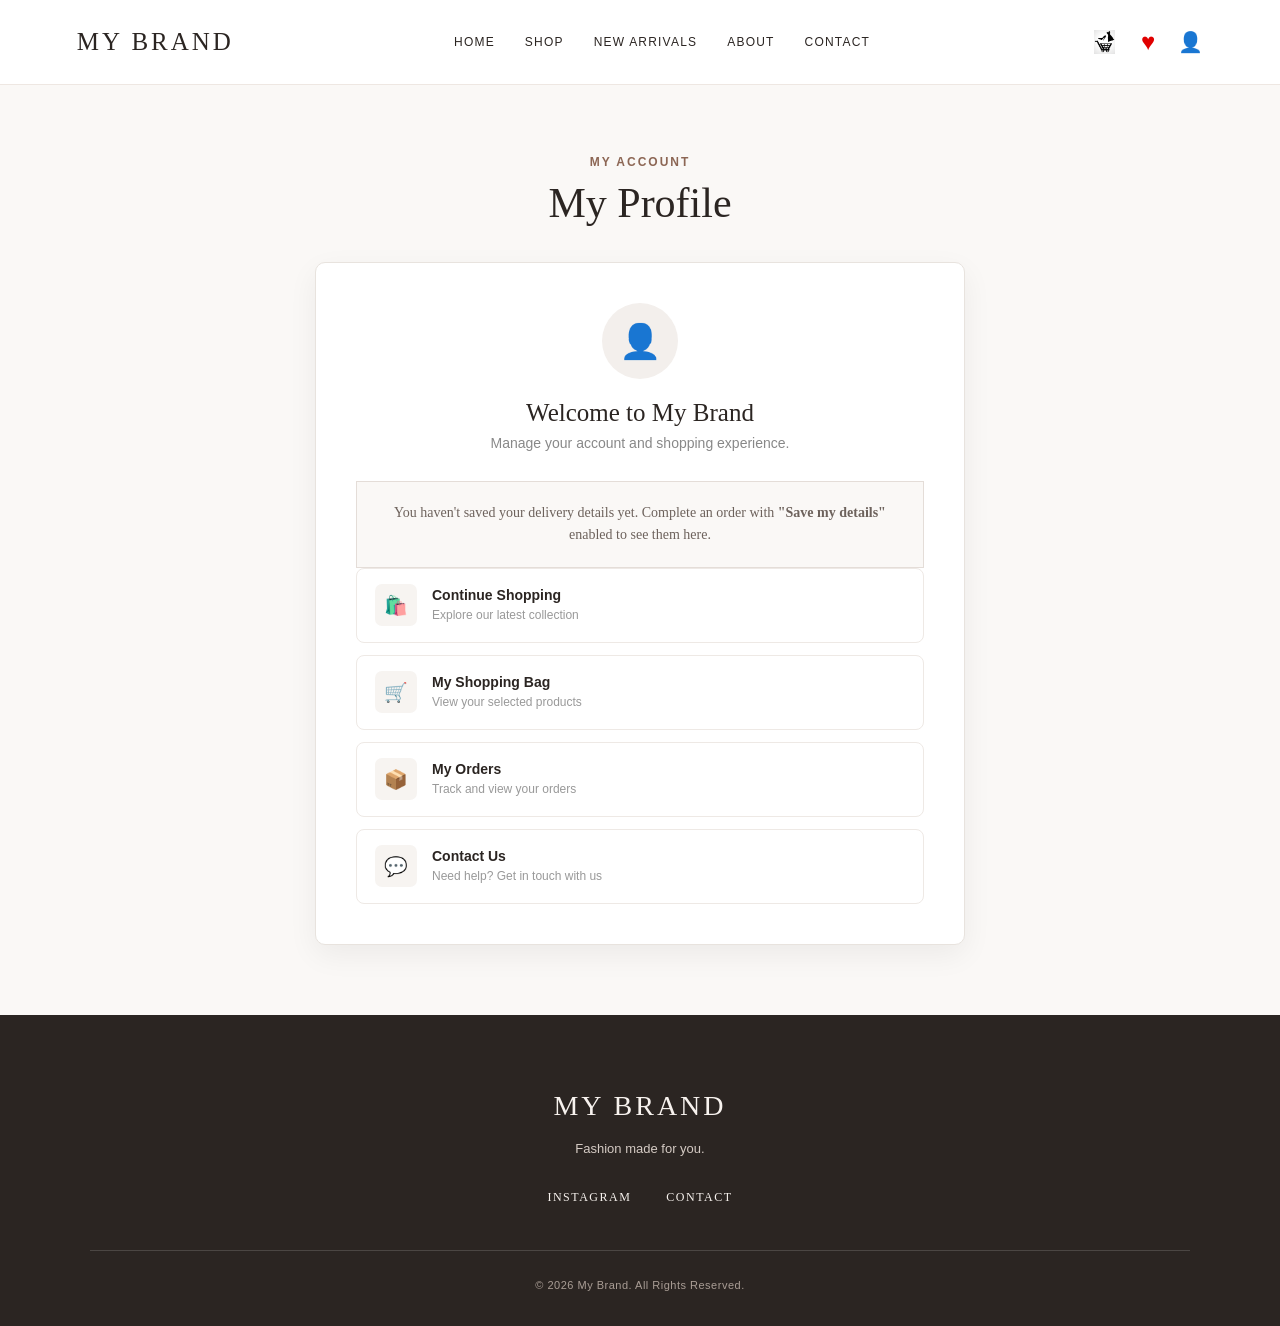
<file: profile.html>
<!DOCTYPE html>
<html lang="en">

<head>

    <meta charset="UTF-8">

    <meta name="viewport"
          content="width=device-width, initial-scale=1.0">

    <title>My Profile | My Brand</title>

    <link rel="stylesheet"
          href="css/style.css">


    <style>

        /* ========================================= */
        /* HEADER WISHLIST ICON                      */
        /* ========================================= */

        .header-wishlist {
            width: 28px !important;
            height: 28px !important;

            display: flex !important;
            align-items: center !important;
            justify-content: center !important;

            color: #e00000 !important;

            text-decoration: none !important;

            font-size: 24px !important;
            line-height: 1 !important;

            padding: 0 !important;
            margin: 0 !important;

            cursor: pointer;

            transition: 0.3s ease;
        }


        .header-wishlist:hover {
            color: #b00000 !important;
            transform: scale(1.08);
        }



        /* ========================================= */
        /* SAVED CUSTOMER DETAILS                    */
        /* ========================================= */

        .saved-profile-details {
            width: 100%;
            max-width: 520px;

            margin: 30px auto 0;

            text-align: left;

            padding: 24px;

            background: #faf8f6;

            border: 1px solid #e4ddd8;

            box-sizing: border-box;
        }


        .saved-profile-title {
            margin-bottom: 20px;

            font-size: 13px;

            letter-spacing: 1.5px;

            font-weight: 600;

            color: #8c6654;
        }


        .profile-detail {
            margin-bottom: 16px;
        }


        .profile-detail:last-child {
            margin-bottom: 0;
        }


        .profile-detail-label {
            display: block;

            margin-bottom: 5px;

            font-size: 12px;

            color: #8c817a;

            text-transform: uppercase;

            letter-spacing: 0.8px;
        }


        .profile-detail-value {
            display: block;

            font-size: 15px;

            color: #2b2522;

            line-height: 1.5;
        }


        .no-profile-details {
            margin-top: 25px;

            padding: 20px;

            background: #faf8f6;

            border: 1px solid #e4ddd8;

            color: #6d625c;

            font-size: 14px;

            line-height: 1.6;
        }


        @media (max-width: 768px) {

            .saved-profile-details {
                padding: 20px;
            }

            .profile-detail-value {
                font-size: 14px;
            }

        }

    </style>

</head>


<body>


<!-- ========================================= -->
<!-- HEADER                                    -->
<!-- ========================================= -->

<header>

    <div class="logo">
        MY BRAND
    </div>


    <nav>

        <a href="index.html">
            Home
        </a>

        <a href="shop.html">
            Shop
        </a>

        <a href="shop.html">
            New Arrivals
        </a>

        <a href="about.html">
            About
        </a>

        <a href="contact.html">
            Contact
        </a>

    </nav>


    <div class="header-icons">


        <!-- CART -->

        <a href="cart.html"
           class="cart-icon"
           title="Shopping Bag">

            <img
                src="images/fashion-cart.png"
                alt="Shopping Cart"
            >

        </a>


        <!-- WISHLIST -->

        <a href="wishlist.html"
           class="header-wishlist"
           title="Wishlist">

            ♥

        </a>


        <!-- PROFILE -->

        <button
            class="profile-icon"
            onclick="openProfile()"
            title="My Account">

            👤

        </button>


        <!-- PROFILE DROPDOWN -->

        <div
            id="profile-panel"
            class="profile-panel">


            <!-- PROFILE HEADER -->

            <div class="profile-dropdown-header">

                <div class="profile-user">

                    <div class="profile-small-avatar">
                        👤
                    </div>

                    <div>

                        <strong>
                            My Account
                        </strong>

                        <small>
                            Welcome to My Brand
                        </small>

                    </div>

                </div>


                <button
                    class="profile-close"
                    onclick="closeProfile()">

                    ×

                </button>

            </div>


            <!-- PROFILE -->

            <a href="profile.html"
               class="profile-menu">

                <span class="profile-menu-icon">
                    👤
                </span>

                <span class="profile-menu-text">

                    <strong>
                        Profile
                    </strong>

                    <small>
                        My account
                    </small>

                </span>

            </a>


            <!-- SHOPPING BAG -->

            <a href="cart.html"
               class="profile-menu">

                <span class="profile-menu-icon">
                    🛒
                </span>

                <span class="profile-menu-text">

                    <strong>
                        My Shopping Bag
                    </strong>

                    <small>
                        View your products
                    </small>

                </span>

            </a>


            <!-- MY ORDERS -->

            <a href="orders.html"
               class="profile-menu">

                <span class="profile-menu-icon">
                    📦
                </span>

                <span class="profile-menu-text">

                    <strong>
                        My Orders
                    </strong>

                    <small>
                        View your orders
                    </small>

                </span>

            </a>


            <!-- CONTACT -->

            <a href="contact.html"
               class="profile-menu">

                <span class="profile-menu-icon">
                    💬
                </span>

                <span class="profile-menu-text">

                    <strong>
                        Contact Us
                    </strong>

                    <small>
                        We're here to help
                    </small>

                </span>

            </a>


        </div>

    </div>

</header>



<!-- ========================================= -->
<!-- PROFILE PAGE                              -->
<!-- ========================================= -->

<section class="profile-page">

    <div class="profile-container">


        <p class="small-title">
            MY ACCOUNT
        </p>


        <h1>
            My Profile
        </h1>


        <div class="profile-card">


            <div class="profile-avatar">
                👤
            </div>


            <h2 id="profile-welcome">
                Welcome to My Brand
            </h2>


            <p id="profile-message">
                Manage your account and
                shopping experience.
            </p>


            <!-- ================================= -->
            <!-- SAVED CUSTOMER DETAILS            -->
            <!-- ================================= -->

            <div id="saved-profile-details"></div>


            <div class="profile-options">


                <!-- CONTINUE SHOPPING -->

                <a href="shop.html"
                   class="profile-option">

                    <span>
                        🛍️
                    </span>

                    <div>

                        <strong>
                            Continue Shopping
                        </strong>

                        <small>
                            Explore our latest collection
                        </small>

                    </div>

                </a>


                <!-- SHOPPING BAG -->

                <a href="cart.html"
                   class="profile-option">

                    <span>
                        🛒
                    </span>

                    <div>

                        <strong>
                            My Shopping Bag
                        </strong>

                        <small>
                            View your selected products
                        </small>

                    </div>

                </a>


                <!-- MY ORDERS -->

                <a href="orders.html"
                   class="profile-option">

                    <span>
                        📦
                    </span>

                    <div>

                        <strong>
                            My Orders
                        </strong>

                        <small>
                            Track and view your orders
                        </small>

                    </div>

                </a>


                <!-- CONTACT -->

                <a href="contact.html"
                   class="profile-option">

                    <span>
                        💬
                    </span>

                    <div>

                        <strong>
                            Contact Us
                        </strong>

                        <small>
                            Need help? Get in touch with us
                        </small>

                    </div>

                </a>


            </div>

        </div>

    </div>

</section>



<!-- ========================================= -->
<!-- FOOTER                                    -->
<!-- ========================================= -->

<footer>

    <h2>
        MY BRAND
    </h2>

    <p>
        Fashion made for you.
    </p>


    <div class="footer-links">

        <a href="#">
            Instagram
        </a>

        <a href="contact.html">
            Contact
        </a>

    </div>


    <p class="copyright">

        © 2026 My Brand.
        All Rights Reserved.

    </p>

</footer>



<!-- ========================================= -->
<!-- PROFILE JAVASCRIPT                        -->
<!-- ========================================= -->

<script>

function openProfile() {

    document
        .getElementById("profile-panel")
        .classList.add("active");

}


function closeProfile() {

    document
        .getElementById("profile-panel")
        .classList.remove("active");

}


// =========================================
// LOAD SAVED CUSTOMER DETAILS
// =========================================

const savedCustomer =
    localStorage.getItem("customerDetails");


const savedProfileDetails =
    document.getElementById(
        "saved-profile-details"
    );


const profileWelcome =
    document.getElementById(
        "profile-welcome"
    );


if (savedCustomer) {

    const customer =
        JSON.parse(savedCustomer);


    profileWelcome.textContent =
        "Welcome, " +
        customer.name;


    savedProfileDetails.innerHTML = `

        <div class="saved-profile-details">

            <div class="saved-profile-title">
                SAVED DELIVERY DETAILS
            </div>


            <div class="profile-detail">

                <span class="profile-detail-label">
                    Full Name
                </span>

                <span class="profile-detail-value">
                    ${customer.name || "-"}
                </span>

            </div>


            <div class="profile-detail">

                <span class="profile-detail-label">
                    Mobile Number
                </span>

                <span class="profile-detail-value">
                    ${customer.phone || "-"}
                </span>

            </div>


            <div class="profile-detail">

                <span class="profile-detail-label">
                    Email Address
                </span>

                <span class="profile-detail-value">
                    ${customer.email || "-"}
                </span>

            </div>


            <div class="profile-detail">

                <span class="profile-detail-label">
                    Address
                </span>

                <span class="profile-detail-value">
                    ${customer.address || "-"}
                </span>

            </div>


            <div class="profile-detail">

                <span class="profile-detail-label">
                    City
                </span>

                <span class="profile-detail-value">
                    ${customer.city || "-"}
                </span>

            </div>


            <div class="profile-detail">

                <span class="profile-detail-label">
                    State
                </span>

                <span class="profile-detail-value">
                    ${customer.state || "-"}
                </span>

            </div>


            <div class="profile-detail">

                <span class="profile-detail-label">
                    PIN Code
                </span>

                <span class="profile-detail-value">
                    ${customer.pincode || "-"}
                </span>

            </div>

        </div>

    `;

} else {

    savedProfileDetails.innerHTML = `

        <div class="no-profile-details">

            You haven't saved your delivery details yet.
            Complete an order with
            <strong>
                "Save my details"
            </strong>
            enabled to see them here.

        </div>

    `;

}

</script>


<script src="js/cart-count.js"></script>

</body>

</html>
</file>
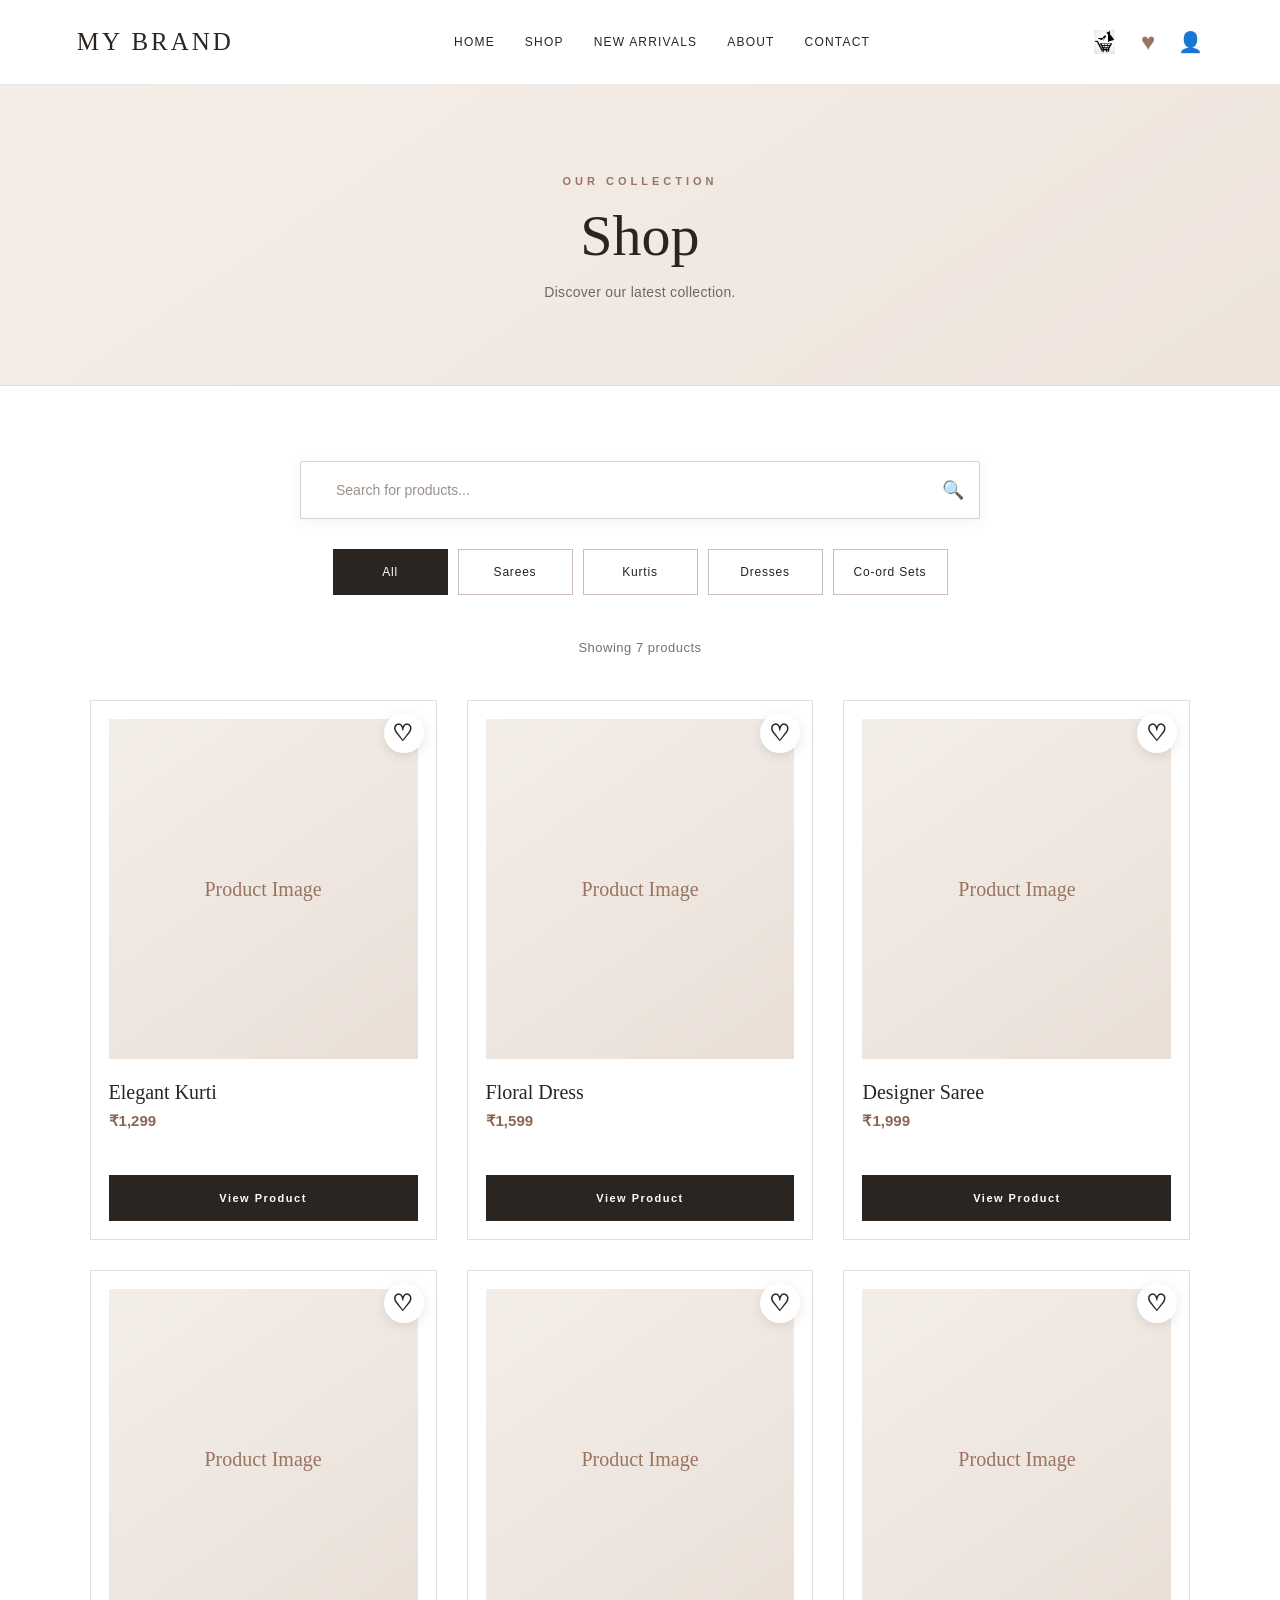
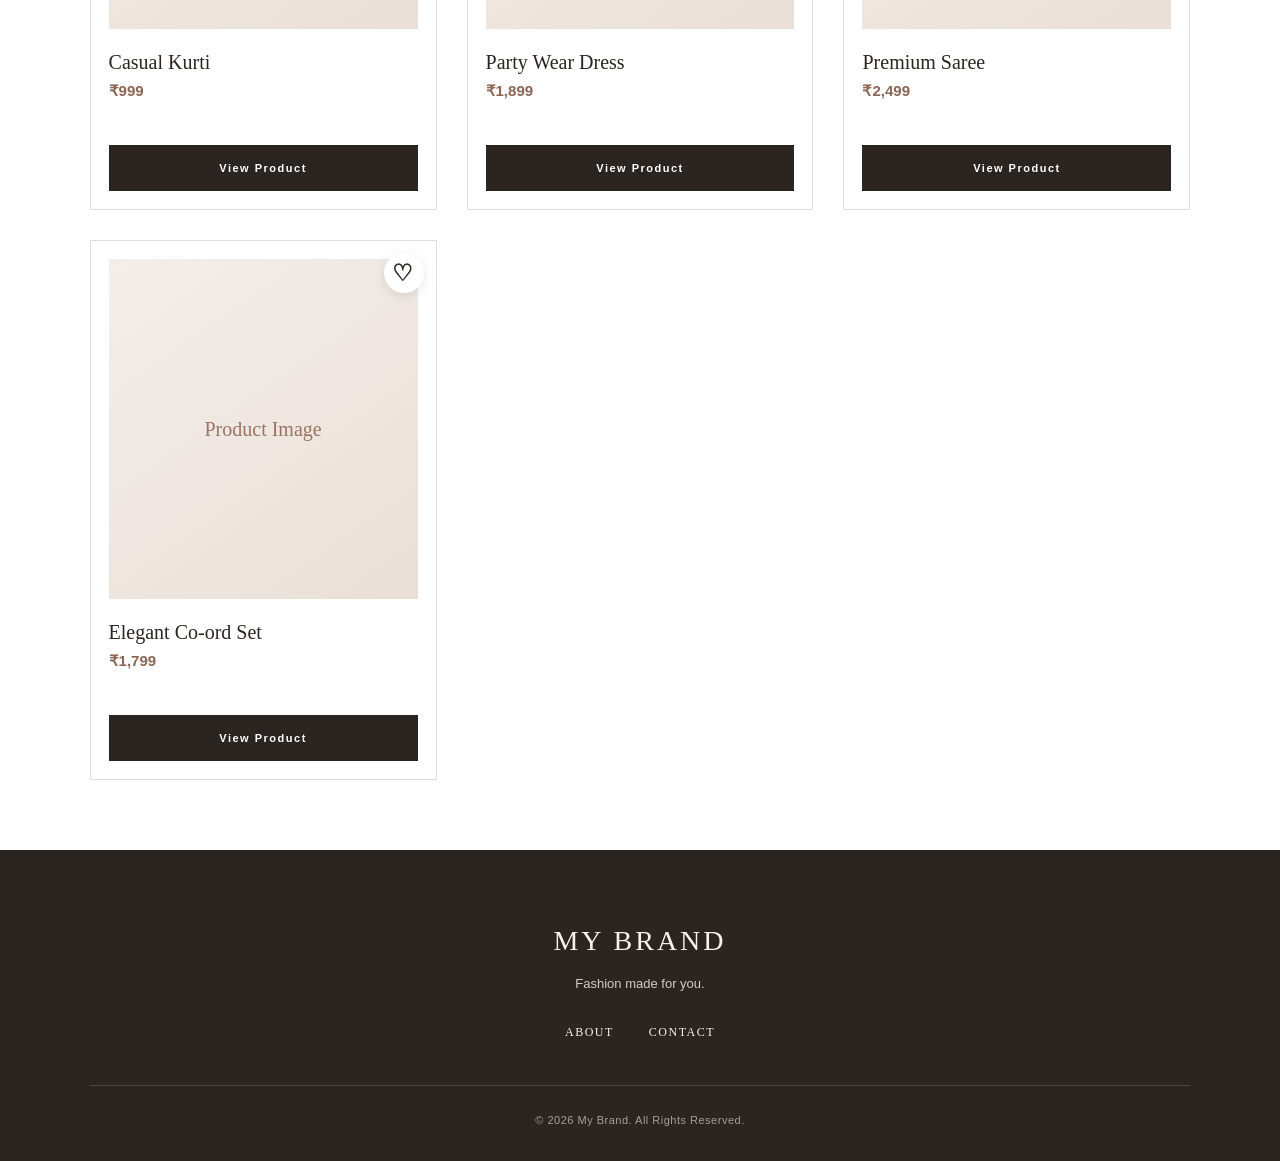
<file: shop.html>
<!DOCTYPE html>
<html lang="en">

<head>

    <meta charset="UTF-8">

    <meta name="viewport"
          content="width=device-width, initial-scale=1.0">

    <title>Shop | My Brand</title>

    <link rel="stylesheet" href="css/style.css">

    <style>

        /* ========================================= */
        /* HEADER WISHLIST ICON                      */
        /* ========================================= */

        .header-wishlist {
            width: 28px;
            height: 28px;

            display: flex;
            align-items: center;
            justify-content: center;

            text-decoration: none;

            color: #e00000;

            font-size: 25px;
            line-height: 1;

            transition: 0.3s ease;
        }

        .header-wishlist:hover {
            color: #b00000;
            transform: scale(1.08);
        }


        /* ========================================= */
        /* PRODUCT WISHLIST HEART                    */
        /* ========================================= */

        .product {
            position: relative;
        }

        .product .wishlist-button {

            position: absolute !important;

            top: 12px !important;
            right: 12px !important;

            width: 40px !important;
            height: 40px !important;

            min-width: 40px !important;
            max-width: 40px !important;

            min-height: 40px !important;
            max-height: 40px !important;

            padding: 0 !important;
            margin: 0 !important;

            border: none !important;
            border-radius: 50% !important;

            background: white !important;
            color: #2b2522 !important;

            display: flex !important;
            align-items: center !important;
            justify-content: center !important;

            font-size: 23px !important;
            line-height: 1 !important;

            cursor: pointer;

            z-index: 10;

            box-shadow:
                0 3px 12px rgba(0, 0, 0, 0.10);

            transition: 0.3s ease;
        }

        .product .wishlist-button:hover {

            transform: scale(1.08);

            background: #faf8f6 !important;

        }

        .product .wishlist-button.active {

            color: #9a7460 !important;

        }

    </style>

</head>


<body>


<!-- ========================================= -->
<!-- HEADER                                    -->
<!-- ========================================= -->

<header>

    <div class="logo">
        MY BRAND
    </div>


    <nav>

        <a href="index.html">
            Home
        </a>

        <a href="shop.html">
            Shop
        </a>

        <a href="shop.html">
            New Arrivals
        </a>

        <a href="about.html">
            About
        </a>

        <a href="contact.html">
            Contact
        </a>

    </nav>


    <div class="header-icons">


        <!-- CART -->

        <a href="cart.html"
           class="cart-icon"
           title="Shopping Bag">

            <img
                src="images/fashion-cart.png"
                alt="Shopping Cart"
            >

        </a>


        <!-- WISHLIST -->

        <a href="wishlist.html"
           class="header-wishlist"
           title="Wishlist">

            ♥

        </a>


        <!-- PROFILE -->

        <button
            class="profile-icon"
            onclick="openProfile()"
            title="My Account">

            👤

        </button>



        <!-- PROFILE DROPDOWN -->

        <div
            id="profile-panel"
            class="profile-panel">


            <div class="profile-dropdown-header">

                <div class="profile-user">

                    <div class="profile-small-avatar">
                        👤
                    </div>

                    <div>

                        <strong>
                            My Account
                        </strong>

                        <small>
                            Welcome to My Brand
                        </small>

                    </div>

                </div>


                <button
                    class="profile-close"
                    onclick="closeProfile()">

                    ×

                </button>

            </div>



            <!-- PROFILE -->

            <a
                href="profile.html"
                class="profile-menu">

                <span class="profile-menu-icon">
                    👤
                </span>

                <span class="profile-menu-text">

                    <strong>
                        Profile
                    </strong>

                    <small>
                        My account
                    </small>

                </span>

            </a>



            <!-- SHOPPING BAG -->

            <a
                href="cart.html"
                class="profile-menu">

                <span class="profile-menu-icon">
                    🛒
                </span>

                <span class="profile-menu-text">

                    <strong>
                        My Shopping Bag
                    </strong>

                    <small>
                        View your products
                    </small>

                </span>

            </a>



            <!-- MY ORDERS -->

            <a
                href="orders.html"
                class="profile-menu">

                <span class="profile-menu-icon">
                    📦
                </span>

                <span class="profile-menu-text">

                    <strong>
                        My Orders
                    </strong>

                    <small>
                        View your orders
                    </small>

                </span>

            </a>



            <!-- CONTACT US -->

            <a
                href="contact.html"
                class="profile-menu">

                <span class="profile-menu-icon">
                    💬
                </span>

                <span class="profile-menu-text">

                    <strong>
                        Contact Us
                    </strong>

                    <small>
                        We're here to help
                    </small>

                </span>

            </a>


        </div>

    </div>

</header>



<!-- ========================================= -->
<!-- SHOP HEADER                               -->
<!-- ========================================= -->

<section class="shop-header">

    <p class="small-title">
        OUR COLLECTION
    </p>

    <h1>
        Shop
    </h1>

    <p>
        Discover our latest collection.
    </p>

</section>



<!-- ========================================= -->
<!-- SHOP SECTION                              -->
<!-- ========================================= -->

<section class="shop-section">


    <!-- SEARCH -->

    <div class="shop-search">

        <input
            type="text"
            id="search-input"
            placeholder="Search for products..."
        >

        🔍

    </div>



    <!-- CATEGORY FILTERS -->

    <div class="shop-filters">


        <button
            class="filter-button active"
            data-category="all">

            All

        </button>


        <button
            class="filter-button"
            data-category="sarees">

            Sarees

        </button>


        <button
            class="filter-button"
            data-category="kurtis">

            Kurtis

        </button>


        <button
            class="filter-button"
            data-category="dresses">

            Dresses

        </button>


        <button
            class="filter-button"
            data-category="co-ords">

            Co-ord Sets

        </button>


    </div>



    <!-- PRODUCT COUNT -->

    <p class="product-count">

        Showing

        <span id="product-count">
            7
        </span>

        products

    </p>



    <!-- ===================================== -->
    <!-- PRODUCTS                              -->
    <!-- ===================================== -->

    <div class="shop-products">


        <!-- PRODUCT 1 -->

        <div
            class="product"
            data-category="kurtis"
            data-name="Elegant Kurti"
            onclick="window.location.href='product.html?id=kurti1'"
        >

            <button
                class="wishlist-button"
                data-product-id="kurti1"
                onclick="toggleWishlist(event, 'kurti1', 'Elegant Kurti', 1299, 'Kurtis')"
                title="Add to Wishlist">

                ♡

            </button>


            <div class="product-image">
                Product Image
            </div>


            <h3>
                Elegant Kurti
            </h3>


            <p>
                ₹1,299
            </p>


            <button
                onclick="event.stopPropagation(); window.location.href='product.html?id=kurti1'">

                View Product

            </button>

        </div>



        <!-- PRODUCT 2 -->

        <div
            class="product"
            data-category="dresses"
            data-name="Floral Dress"
            onclick="window.location.href='product.html?id=dress1'"
        >

            <button
                class="wishlist-button"
                data-product-id="dress1"
                onclick="toggleWishlist(event, 'dress1', 'Floral Dress', 1599, 'Dresses')"
                title="Add to Wishlist">

                ♡

            </button>


            <div class="product-image">
                Product Image
            </div>


            <h3>
                Floral Dress
            </h3>


            <p>
                ₹1,599
            </p>


            <button
                onclick="event.stopPropagation(); window.location.href='product.html?id=dress1'">

                View Product

            </button>

        </div>



        <!-- PRODUCT 3 -->

        <div
            class="product"
            data-category="sarees"
            data-name="Designer Saree"
            onclick="window.location.href='product.html?id=saree1'"
        >

            <button
                class="wishlist-button"
                data-product-id="saree1"
                onclick="toggleWishlist(event, 'saree1', 'Designer Saree', 1999, 'Sarees')"
                title="Add to Wishlist">

                ♡

            </button>


            <div class="product-image">
                Product Image
            </div>


            <h3>
                Designer Saree
            </h3>


            <p>
                ₹1,999
            </p>


            <button
                onclick="event.stopPropagation(); window.location.href='product.html?id=saree1'">

                View Product

            </button>

        </div>



        <!-- PRODUCT 4 -->

        <div
            class="product"
            data-category="kurtis"
            data-name="Casual Kurti"
            onclick="window.location.href='product.html?id=kurti2'"
        >

            <button
                class="wishlist-button"
                data-product-id="kurti2"
                onclick="toggleWishlist(event, 'kurti2', 'Casual Kurti', 999, 'Kurtis')"
                title="Add to Wishlist">

                ♡

            </button>


            <div class="product-image">
                Product Image
            </div>


            <h3>
                Casual Kurti
            </h3>


            <p>
                ₹999
            </p>


            <button
                onclick="event.stopPropagation(); window.location.href='product.html?id=kurti2'">

                View Product

            </button>

        </div>



        <!-- PRODUCT 5 -->

        <div
            class="product"
            data-category="dresses"
            data-name="Party Wear Dress"
            onclick="window.location.href='product.html?id=dress2'"
        >

            <button
                class="wishlist-button"
                data-product-id="dress2"
                onclick="toggleWishlist(event, 'dress2', 'Party Wear Dress', 1899, 'Dresses')"
                title="Add to Wishlist">

                ♡

            </button>


            <div class="product-image">
                Product Image
            </div>


            <h3>
                Party Wear Dress
            </h3>


            <p>
                ₹1,899
            </p>


            <button
                onclick="event.stopPropagation(); window.location.href='product.html?id=dress2'">

                View Product

            </button>

        </div>



        <!-- PRODUCT 6 -->

        <div
            class="product"
            data-category="sarees"
            data-name="Premium Saree"
            onclick="window.location.href='product.html?id=saree2'"
        >

            <button
                class="wishlist-button"
                data-product-id="saree2"
                onclick="toggleWishlist(event, 'saree2', 'Premium Saree', 2499, 'Sarees')"
                title="Add to Wishlist">

                ♡

            </button>


            <div class="product-image">
                Product Image
            </div>


            <h3>
                Premium Saree
            </h3>


            <p>
                ₹2,499
            </p>


            <button
                onclick="event.stopPropagation(); window.location.href='product.html?id=saree2'">

                View Product

            </button>

        </div>



        <!-- PRODUCT 7 -->

        <div
            class="product"
            data-category="co-ords"
            data-name="Elegant Co-ord Set"
            onclick="window.location.href='product.html?id=coord1'"
        >

            <button
                class="wishlist-button"
                data-product-id="coord1"
                onclick="toggleWishlist(event, 'coord1', 'Elegant Co-ord Set', 1799, 'Co-ord Sets')"
                title="Add to Wishlist">

                ♡

            </button>


            <div class="product-image">
                Product Image
            </div>


            <h3>
                Elegant Co-ord Set
            </h3>


            <p>
                ₹1,799
            </p>


            <button
                onclick="event.stopPropagation(); window.location.href='product.html?id=coord1'">

                View Product

            </button>

        </div>


    </div>

</section>



<!-- ========================================= -->
<!-- FOOTER                                    -->
<!-- ========================================= -->

<footer>

    <h2>
        MY BRAND
    </h2>


    <p>
        Fashion made for you.
    </p>


    <div class="footer-links">

        <a href="about.html">
            About
        </a>


        <a href="contact.html">
            Contact
        </a>

    </div>


    <p class="copyright">

        © 2026 My Brand.
        All Rights Reserved.

    </p>

</footer>



<!-- ========================================= -->
<!-- SHOP JAVASCRIPT                           -->
<!-- ========================================= -->

<script src="js/shop.js"></script>



<script>


// =========================================
// PROFILE
// =========================================

function openProfile() {

    document
        .getElementById("profile-panel")
        .classList.add("active");

}


function closeProfile() {

    document
        .getElementById("profile-panel")
        .classList.remove("active");

}



// =========================================
// WISHLIST
// =========================================

function toggleWishlist(
    event,
    productId,
    productName,
    productPrice,
    productCategory
) {

    event.stopPropagation();


    let wishlist =
        JSON.parse(
            localStorage.getItem("wishlistProducts")
        ) || [];


    const existingProduct =
        wishlist.find(function(product) {

            return product.id === productId;

        });


    // REMOVE

    if (existingProduct) {

        wishlist =
            wishlist.filter(function(product) {

                return product.id !== productId;

            });

    }


    // ADD

    else {

        wishlist.push({

            id: productId,

            name: productName,

            price: productPrice,

            category: productCategory

        });

    }


    localStorage.setItem(
        "wishlistProducts",
        JSON.stringify(wishlist)
    );


    updateWishlistButtons();

}



// =========================================
// UPDATE PRODUCT HEARTS
// =========================================

function updateWishlistButtons() {

    const wishlist =
        JSON.parse(
            localStorage.getItem("wishlistProducts")
        ) || [];


    const buttons =
        document.querySelectorAll(
            ".wishlist-button"
        );


    buttons.forEach(function(button) {

        const productId =
            button.dataset.productId;


        const isSaved =
            wishlist.some(function(product) {

                return product.id === productId;

            });


        if (isSaved) {

            button.textContent = "♥";

            button.classList.add("active");

            button.title =
                "Remove from Wishlist";

        }

        else {

            button.textContent = "♡";

            button.classList.remove("active");

            button.title =
                "Add to Wishlist";

        }

    });

}



// =========================================
// LOAD WISHLIST
// =========================================

updateWishlistButtons();


</script>



<script src="js/cart-count.js"></script>

</body>
</html>
</file>
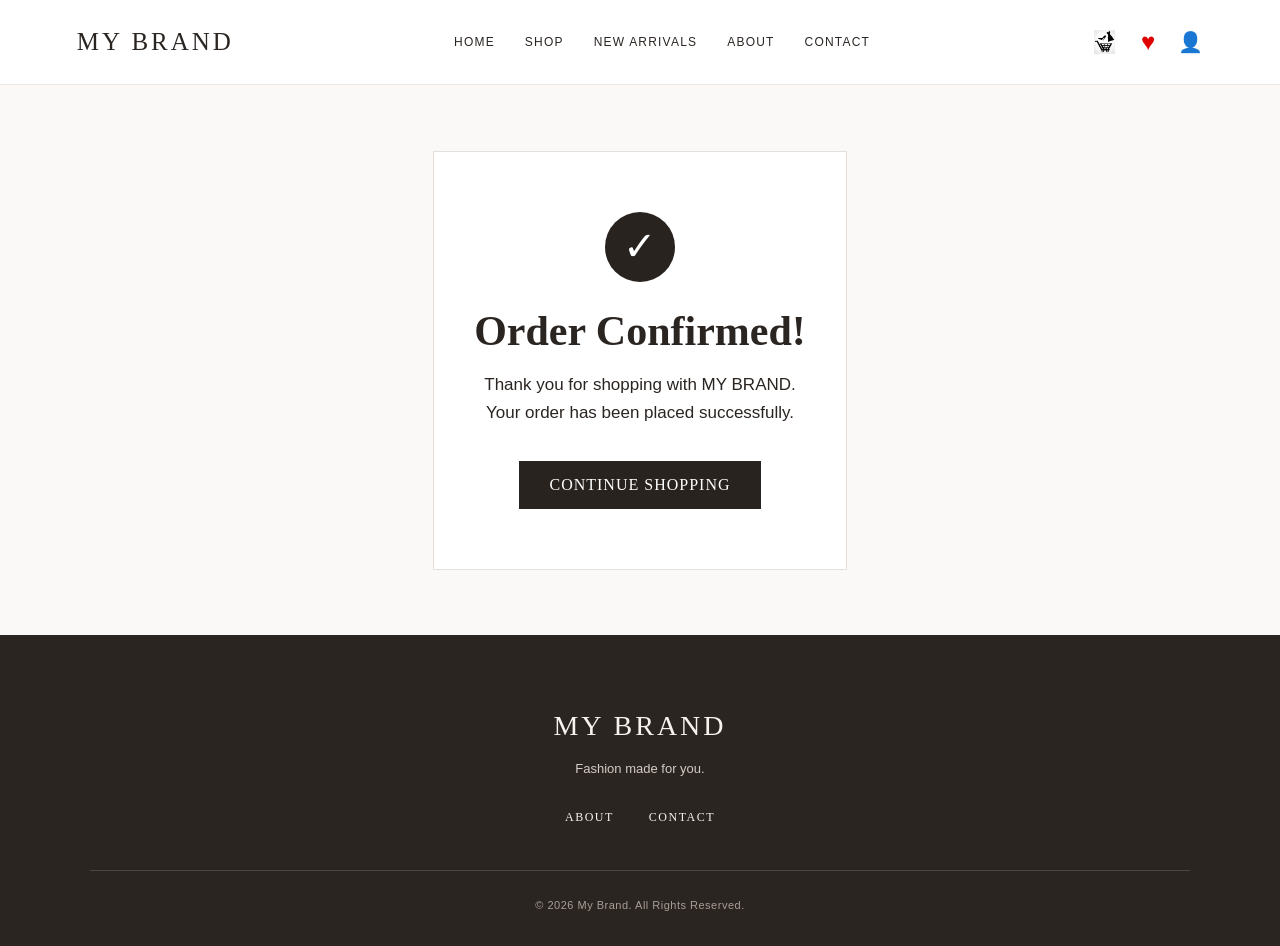
<file: success.html>
<!DOCTYPE html>
<html lang="en">

<head>

    <meta charset="UTF-8">

    <meta name="viewport"
          content="width=device-width, initial-scale=1.0">

    <title>Order Confirmed | My Brand</title>

    <link rel="stylesheet"
          href="css/style.css">


    <style>

        /* ========================================= */
        /* HEADER WISHLIST ICON                      */
        /* ========================================= */

        .header-wishlist {
            width: 28px !important;
            height: 28px !important;

            display: flex !important;
            align-items: center !important;
            justify-content: center !important;

            color: #e00000 !important;

            text-decoration: none !important;

            font-size: 24px !important;
            line-height: 1 !important;

            padding: 0 !important;
            margin: 0 !important;

            cursor: pointer;

            transition: 0.3s ease;
        }


        .header-wishlist:hover {
            color: #b00000 !important;
            transform: scale(1.08);
        }

    </style>

</head>

<body>


<!-- ========================================= -->
<!-- HEADER                                    -->
<!-- ========================================= -->

<header>

    <div class="logo">
        MY BRAND
    </div>


    <nav>

        <a href="index.html">
            Home
        </a>

        <a href="shop.html">
            Shop
        </a>

        <a href="shop.html">
            New Arrivals
        </a>

        <a href="about.html">
            About
        </a>

        <a href="contact.html">
            Contact
        </a>

    </nav>


    <div class="header-icons">


        <!-- CART -->

        <a href="cart.html"
           class="cart-icon"
           title="Shopping Bag">

            <img
                src="images/fashion-cart.png"
                alt="Shopping Cart"
            >

        </a>


        <!-- WISHLIST -->

        <a href="wishlist.html"
           class="header-wishlist"
           title="Wishlist">

            ♥

        </a>


        <!-- PROFILE -->

        <button
            class="profile-icon"
            onclick="openProfile()"
            title="My Account">

            👤

        </button>


        <!-- PROFILE DROPDOWN -->

        <div
            id="profile-panel"
            class="profile-panel">


            <!-- PROFILE HEADER -->

            <div class="profile-dropdown-header">

                <div class="profile-user">

                    <div class="profile-small-avatar">
                        👤
                    </div>

                    <div>

                        <strong>
                            My Account
                        </strong>

                        <small>
                            Welcome to My Brand
                        </small>

                    </div>

                </div>


                <button
                    class="profile-close"
                    onclick="closeProfile()">

                    ×

                </button>

            </div>


            <!-- PROFILE -->

            <a
                href="profile.html"
                class="profile-menu">

                <span class="profile-menu-icon">
                    👤
                </span>

                <span class="profile-menu-text">

                    <strong>
                        Profile
                    </strong>

                    <small>
                        My account
                    </small>

                </span>

            </a>


            <!-- SHOPPING BAG -->

            <a
                href="cart.html"
                class="profile-menu">

                <span class="profile-menu-icon">
                    🛒
                </span>

                <span class="profile-menu-text">

                    <strong>
                        My Shopping Bag
                    </strong>

                    <small>
                        View your products
                    </small>

                </span>

            </a>


            <!-- MY ORDERS -->

            <a
                href="orders.html"
                class="profile-menu">

                <span class="profile-menu-icon">
                    📦
                </span>

                <span class="profile-menu-text">

                    <strong>
                        My Orders
                    </strong>

                    <small>
                        View your orders
                    </small>

                </span>

            </a>


            <!-- CONTACT -->

            <a
                href="contact.html"
                class="profile-menu">

                <span class="profile-menu-icon">
                    💬
                </span>

                <span class="profile-menu-text">

                    <strong>
                        Contact Us
                    </strong>

                    <small>
                        We're here to help
                    </small>

                </span>

            </a>


        </div>

    </div>

</header>



<!-- ========================================= -->
<!-- SUCCESS PAGE                              -->
<!-- ========================================= -->

<section class="success-page">

    <div class="success-box">


        <div class="success-icon">
            ✓
        </div>


        <h1>
            Order Confirmed!
        </h1>


        <p>
            Thank you for shopping with MY BRAND.
        </p>


        <p>
            Your order has been placed successfully.
        </p>


        <a
            href="shop.html"
            class="success-button">

            CONTINUE SHOPPING

        </a>


    </div>

</section>



<!-- ========================================= -->
<!-- FOOTER                                    -->
<!-- ========================================= -->

<footer>

    <h2>
        MY BRAND
    </h2>

    <p>
        Fashion made for you.
    </p>


    <div class="footer-links">

        <a href="about.html">
            About
        </a>

        <a href="contact.html">
            Contact
        </a>

    </div>


    <p class="copyright">

        © 2026 My Brand.
        All Rights Reserved.

    </p>

</footer>



<!-- ========================================= -->
<!-- PROFILE JAVASCRIPT                        -->
<!-- ========================================= -->

<script>

function openProfile() {

    document
        .getElementById("profile-panel")
        .classList.add("active");

}


function closeProfile() {

    document
        .getElementById("profile-panel")
        .classList.remove("active");

}

</script>

<script src="js/cart-count.js"></script>
</body>

</html>
</file>
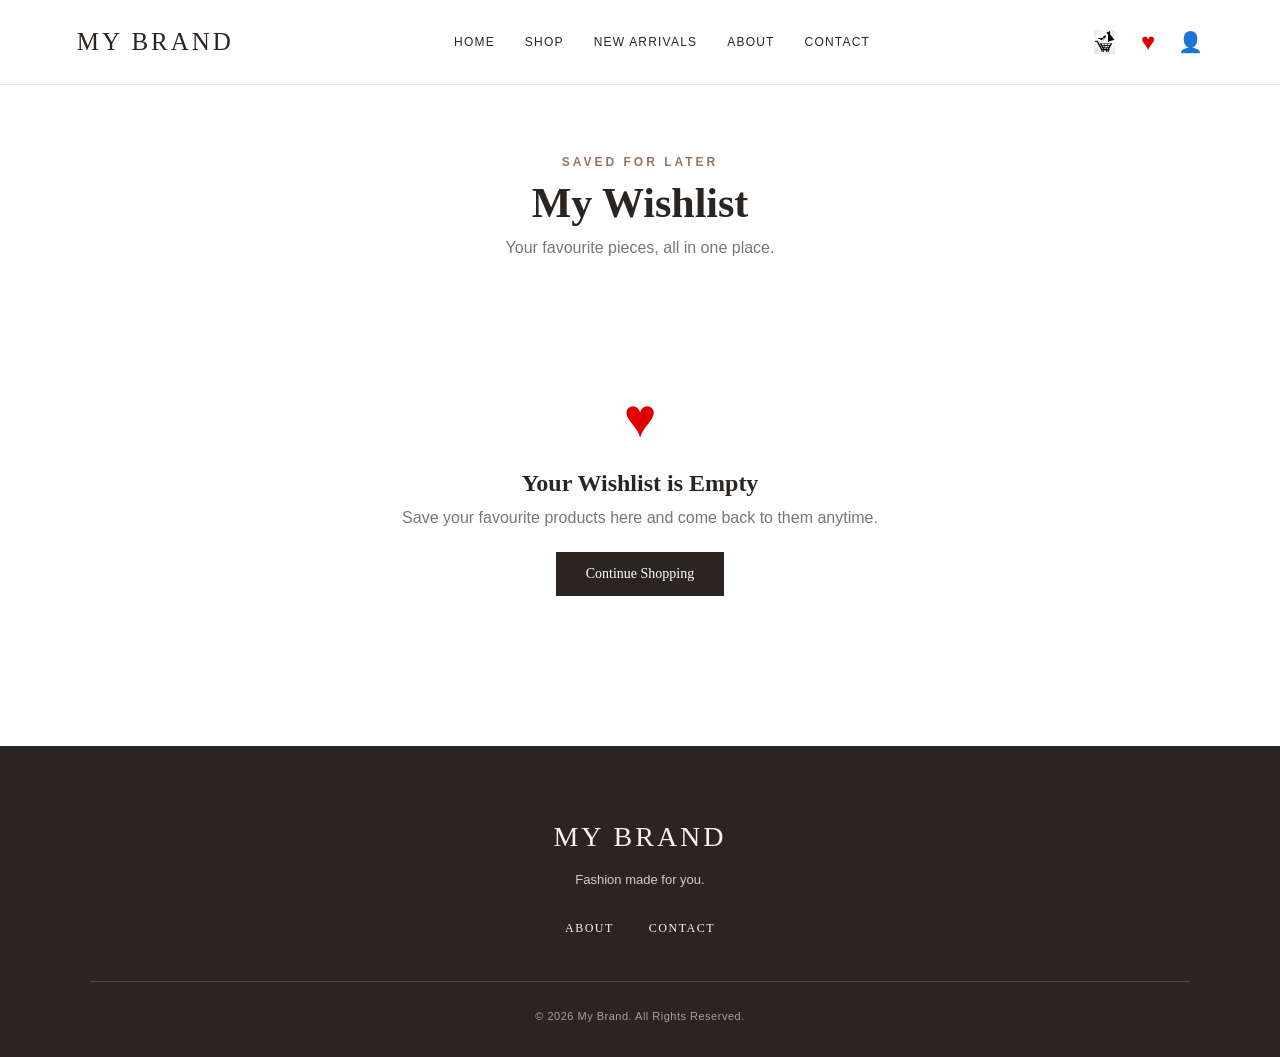
<file: wishlist.html>
<!DOCTYPE html>
<html lang="en">

<head>

    <meta charset="UTF-8">

    <meta name="viewport"
          content="width=device-width, initial-scale=1.0">

    <title>My Wishlist | My Brand</title>

    <link rel="stylesheet" href="css/style.css">

    <style>

        /* ========================================= */
        /* HEADER WISHLIST ICON                      */
        /* ========================================= */

        .header-wishlist {
            width: 28px !important;
            height: 28px !important;

            display: flex !important;
            align-items: center !important;
            justify-content: center !important;

            color: #e00000 !important;

            text-decoration: none !important;

            font-size: 24px !important;
            line-height: 1 !important;

            padding: 0 !important;
            margin: 0 !important;

            cursor: pointer;

            transition: 0.3s ease;
        }

        .header-wishlist:hover {
            color: #b00000 !important;
            transform: scale(1.08);
        }


        /* ========================================= */
        /* WISHLIST PAGE                             */
        /* ========================================= */

        .wishlist-page {
            padding: 70px 7%;
            min-height: 60vh;
        }

        .wishlist-heading {
            text-align: center;
            margin-bottom: 50px;
        }

        .wishlist-heading .small-title {
            letter-spacing: 3px;
            font-size: 12px;
            color: #9a7460;
            margin-bottom: 10px;
        }

        .wishlist-heading h1 {
            font-size: 42px;
            margin-bottom: 12px;
        }

        .wishlist-heading p {
            color: #777;
        }


        /* ========================================= */
        /* WISHLIST PRODUCTS                         */
        /* ========================================= */

        .wishlist-products {

            display: grid;

            grid-template-columns:
                repeat(auto-fit, minmax(260px, 300px));

            gap: 30px;

            justify-content: center;

        }


        .wishlist-card {

            width: 100%;

            box-sizing: border-box;

            background: #fff;

            border: 1px solid #eee;

            padding: 20px;

            position: relative;

            transition: 0.3s ease;

        }


        .wishlist-card:hover {

            transform: translateY(-5px);

            box-shadow:
                0 10px 30px
                rgba(0, 0, 0, 0.08);

        }


        /* ========================================= */
        /* CLICKABLE PRODUCT IMAGE                   */
        /* ========================================= */

        .wishlist-card-image-link {

            display: block;

            text-decoration: none;

            cursor: pointer;

        }


        .wishlist-card-image {

            height: 260px;

            background: #f5f2ef;

            display: flex;

            align-items: center;

            justify-content: center;

            color: #aaa;

            margin-bottom: 20px;

            transition: 0.3s ease;

        }


        .wishlist-card-image-link:hover
        .wishlist-card-image {

            background: #eee9e5;

        }


        /* ========================================= */
        /* PRODUCT INFORMATION                       */
        /* ========================================= */

        .wishlist-card h3 {

            font-size: 18px;

            margin-bottom: 8px;

        }


        .wishlist-card-price {

            font-size: 16px;

            font-weight: 600;

            margin-bottom: 20px;

        }


        .wishlist-card-category {

            font-size: 12px;

            color: #999;

            margin-bottom: 18px;

        }


        /* ========================================= */
        /* WISHLIST BUTTONS                          */
        /* ========================================= */

        .wishlist-actions {

            display: flex;

            align-items: center;

            gap: 10px;

            margin-top: 8px;

        }


        .wishlist-view {

            flex: 1;

            height: 44px;

            display: flex;

            align-items: center;

            justify-content: center;

            box-sizing: border-box;

            background: #2b2522;

            color: white;

            border: 1px solid #2b2522;

            border-radius: 4px;

            text-decoration: none;

            font-family: Arial, sans-serif;

            font-size: 13px;

            font-weight: 500;

            letter-spacing: 0.5px;

            transition: 0.3s ease;

        }


        .wishlist-view:hover {

            background: #8c6654;

            border-color: #8c6654;

        }


        /* REMOVE BUTTON */

        .wishlist-remove {

            width: 44px;

            height: 44px;

            flex-shrink: 0;

            display: flex;

            align-items: center;

            justify-content: center;

            box-sizing: border-box;

            background: white;

            border: 1px solid #ddd3cd;

            border-radius: 4px;

            color: #b00000;

            cursor: pointer;

            font-size: 20px;

            line-height: 1;

            padding: 0;

            margin: 0;

            transition: 0.3s ease;

        }


        .wishlist-remove:hover {

            background: #fff5f5;

            border-color: #b00000;

            transform: scale(1.05);

        }


        /* ========================================= */
        /* EMPTY WISHLIST                            */
        /* ========================================= */

        .empty-wishlist {

            text-align: center;

            padding: 80px 20px;

        }


        .empty-wishlist-heart {

            font-size: 55px;

            color: #e00000;

            margin-bottom: 20px;

        }


        .empty-wishlist h2 {

            margin-bottom: 12px;

        }


        .empty-wishlist p {

            color: #777;

            margin-bottom: 25px;

        }


        .shop-now-button {

            display: inline-block;

            background: #2b2522;

            color: white;

            padding: 14px 30px;

            text-decoration: none;

            font-size: 14px;

        }


        /* ========================================= */
        /* MOBILE                                    */
        /* ========================================= */

        @media (max-width: 600px) {

            .wishlist-page {

                padding: 50px 20px;

            }


            .wishlist-heading h1 {

                font-size: 32px;

            }


            .wishlist-products {

                grid-template-columns: minmax(0, 1fr);

                justify-content: stretch;

            }


            .wishlist-card-image {

                height: 300px;

            }

        }

    </style>

</head>


<body>


<!-- ========================================= -->
<!-- HEADER                                    -->
<!-- ========================================= -->

<header>

    <div class="logo">
        MY BRAND
    </div>


    <nav>

        <a href="index.html">
            Home
        </a>

        <a href="shop.html">
            Shop
        </a>

        <a href="shop.html">
            New Arrivals
        </a>

        <a href="about.html">
            About
        </a>

        <a href="contact.html">
            Contact
        </a>

    </nav>


    <div class="header-icons">

        <!-- CART -->

        <a href="cart.html"
           class="cart-icon"
           title="Shopping Bag">

            <img
                src="images/fashion-cart.png"
                alt="Shopping Cart"
            >

        </a>


        <!-- WISHLIST -->

        <a href="wishlist.html"
           class="header-wishlist"
           title="Wishlist">

            ♥

        </a>


        <!-- PROFILE -->

        <button
            class="profile-icon"
            onclick="openProfile()"
            title="My Account">

            👤

        </button>


        <!-- PROFILE DROPDOWN -->

        <div
            id="profile-panel"
            class="profile-panel">


            <div class="profile-dropdown-header">

                <div class="profile-user">

                    <div class="profile-small-avatar">
                        👤
                    </div>

                    <div>

                        <strong>
                            My Account
                        </strong>

                        <small>
                            Welcome to My Brand
                        </small>

                    </div>

                </div>


                <button
                    class="profile-close"
                    onclick="closeProfile()">

                    ×

                </button>

            </div>


            <a
                href="profile.html"
                class="profile-menu">

                <span class="profile-menu-icon">
                    👤
                </span>

                <span class="profile-menu-text">

                    <strong>
                        Profile
                    </strong>

                    <small>
                        My account
                    </small>

                </span>

            </a>


            <a
                href="cart.html"
                class="profile-menu">

                <span class="profile-menu-icon">
                    🛒
                </span>

                <span class="profile-menu-text">

                    <strong>
                        My Shopping Bag
                    </strong>

                    <small>
                        View your products
                    </small>

                </span>

            </a>


            <a
                href="orders.html"
                class="profile-menu">

                <span class="profile-menu-icon">
                    📦
                </span>

                <span class="profile-menu-text">

                    <strong>
                        My Orders
                    </strong>

                    <small>
                        View your orders
                    </small>

                </span>

            </a>


            <a
                href="contact.html"
                class="profile-menu">

                <span class="profile-menu-icon">
                    💬
                </span>

                <span class="profile-menu-text">

                    <strong>
                        Contact Us
                    </strong>

                    <small>
                        We're here to help
                    </small>

                </span>

            </a>


        </div>

    </div>

</header>



<!-- ========================================= -->
<!-- WISHLIST CONTENT                          -->
<!-- ========================================= -->

<section class="wishlist-page">


    <div class="wishlist-heading">

        <p class="small-title">
            SAVED FOR LATER
        </p>

        <h1>
            My Wishlist
        </h1>

        <p>
            Your favourite pieces, all in one place.
        </p>

    </div>


    <div
        id="wishlist-container"
        class="wishlist-products">
    </div>


</section>



<!-- ========================================= -->
<!-- FOOTER                                    -->
<!-- ========================================= -->

<footer>

    <h2>
        MY BRAND
    </h2>


    <p>
        Fashion made for you.
    </p>


    <div class="footer-links">

        <a href="about.html">
            About
        </a>

        <a href="contact.html">
            Contact
        </a>

    </div>


    <p class="copyright">

        © 2026 My Brand.
        All Rights Reserved.

    </p>

</footer>



<!-- ========================================= -->
<!-- PROFILE SCRIPT                            -->
<!-- ========================================= -->

<script>

function openProfile() {

    document
        .getElementById("profile-panel")
        .classList.add("active");

}


function closeProfile() {

    document
        .getElementById("profile-panel")
        .classList.remove("active");

}

</script>



<!-- ========================================= -->
<!-- WISHLIST SCRIPT                           -->
<!-- ========================================= -->

<script>

function loadWishlist() {

    const wishlist =
        JSON.parse(
            localStorage.getItem("wishlistProducts")
        ) || [];


    const container =
        document.getElementById(
            "wishlist-container"
        );


    /* EMPTY WISHLIST */

    if (wishlist.length === 0) {

        container.className =
            "empty-wishlist";


        container.innerHTML = `

            <div class="empty-wishlist-heart">
                ♥
            </div>

            <h2>
                Your Wishlist is Empty
            </h2>

            <p>
                Save your favourite products here
                and come back to them anytime.
            </p>

            <a
                href="shop.html"
                class="shop-now-button">

                Continue Shopping

            </a>

        `;

        return;

    }


    /* PRODUCTS */

    container.className =
        "wishlist-products";


    container.innerHTML = "";


    wishlist.forEach(function(product) {

        const card =
            document.createElement("div");


        card.className =
            "wishlist-card";


        card.innerHTML = `

            <a
                href="product.html?id=${product.id}"
                class="wishlist-card-image-link"
                aria-label="View ${product.name}">

                <div class="wishlist-card-image">

                    Product Image

                </div>

            </a>


            <p class="wishlist-card-category">

                ${product.category}

            </p>


            <h3>

                ${product.name}

            </h3>


            <p class="wishlist-card-price">

                ₹${product.price.toLocaleString("en-IN")}

            </p>


            <div class="wishlist-actions">


                <a
                    href="product.html?id=${product.id}"
                    class="wishlist-view">

                    View Product

                </a>


                <button
                    class="wishlist-remove"
                    onclick="removeFromWishlist('${product.id}')"
                    title="Remove from Wishlist">

                    ×

                </button>


            </div>

        `;


        container.appendChild(card);

    });

}


/* ========================================= */
/* REMOVE FROM WISHLIST                      */
/* ========================================= */

function removeFromWishlist(productId) {

    let wishlist =
        JSON.parse(
            localStorage.getItem("wishlistProducts")
        ) || [];


    wishlist =
        wishlist.filter(function(product) {

            return product.id !== productId;

        });


    localStorage.setItem(
        "wishlistProducts",
        JSON.stringify(wishlist)
    );


    loadWishlist();

}


/* ========================================= */
/* LOAD PAGE                                 */
/* ========================================= */

loadWishlist();

</script>


<script src="js/cart-count.js"></script>

</body>

</html>
</file>
<file: css/style.css>
* {
    margin: 0;
    padding: 0;
    box-sizing: border-box;
}


body {
    font-family: Arial, sans-serif;

    color: #222;

    background: #fff;
}


/* HEADER */

header {

    height: 80px;

    display: flex;

    align-items: center;

    justify-content: space-between;

    padding: 0 7%;

    border-bottom: 1px solid #eeeeee;

    background: white;

}


.logo {

    font-size: 24px;

    font-weight: bold;

    letter-spacing: 2px;

}


nav {

    display: flex;

    gap: 35px;

}


nav a {

    text-decoration: none;

    color: #222;

    font-size: 14px;

}


.header-icons {

    display: flex;

    gap: 15px;

    font-size: 20px;

}



/* HERO */

.hero {

    min-height: 600px;

    background: #f5eee9;

    display: flex;

    align-items: center;

    padding-left: 10%;

}


.hero-content {

    max-width: 550px;

}


.small-title {

    letter-spacing: 3px;

    font-size: 13px;

    font-weight: bold;

}


.hero h1 {

    font-size: 64px;

    line-height: 1.1;

    margin: 20px 0;

}


.description {

    font-size: 17px;

    line-height: 1.7;

    max-width: 450px;

}


button {

    border: none;

    background: #222;

    color: white;

    padding: 14px 30px;

    margin-top: 25px;

    cursor: pointer;

    font-size: 14px;

}


button:hover {

    background: #555;

}



/* CATEGORIES */

.categories {

    padding: 80px 7%;

    text-align: center;

}


.categories h2 {

    font-size: 32px;

    margin-bottom: 45px;

}


.category-container {

    display: flex;

    justify-content: center;

    gap: 25px;

}


.category {

    width: 230px;

}


.category-image {

    height: 300px;

    background: #eeeeee;

    display: flex;

    align-items: center;

    justify-content: center;

    font-size: 20px;

}


.category h3 {

    margin-top: 15px;

    font-size: 18px;

}



/* PRODUCTS */

.products {

    padding: 80px 7%;

    text-align: center;

    background: #fafafa;

}


.products h2 {

    font-size: 34px;

    margin-top: 10px;

    margin-bottom: 45px;

}


.product-container {

    display: flex;

    justify-content: center;

    gap: 30px;

}


.product {

    width: 300px;

    text-align: left;

}


.product-image {

    height: 380px;

    background: #eeeeee;

    display: flex;

    align-items: center;

    justify-content: center;

}


.product h3 {

    margin-top: 18px;

    font-size: 18px;

}


.product p {

    margin-top: 8px;

    font-weight: bold;

}



/* FOOTER */

footer {

    background: #222;

    color: white;

    text-align: center;

    padding: 60px 20px;

}


footer h2 {

    letter-spacing: 2px;

}


footer p {

    margin-top: 15px;

}


.footer-links {

    margin-top: 25px;

    display: flex;

    justify-content: center;

    gap: 30px;

}


.footer-links a {

    color: white;

    text-decoration: none;

}


.copyright {

    font-size: 13px;

    margin-top: 30px;

}

/* SHOP PAGE */

.shop-header {

    text-align: center;

    padding: 70px 20px;

    background: #f5eee9;

}


.shop-header h1 {

    font-size: 50px;

    margin: 15px 0;

}


.shop-header p:last-child {

    font-size: 16px;

}


/* SHOP SECTION */

.shop-section {

    padding: 70px 7%;

}


/* FILTERS */

.shop-filters {

    display: flex;

    justify-content: center;

    gap: 15px;

    margin-bottom: 50px;

    flex-wrap: wrap;

}


.shop-filters button {

    margin-top: 0;

    background: white;

    color: #222;

    border: 1px solid #222;

}


.shop-filters button:hover {

    background: #222;

    color: white;

}


/* SHOP PRODUCTS */

.shop-products {

    display: grid;

    grid-template-columns:
        repeat(3, 1fr);

    gap: 50px 30px;

}


.shop-products .product {

    width: 100%;

}


.shop-products .product-image {

    height: 420px;

}
/* PRODUCT DETAILS */

.product-details {

    display: grid;

    grid-template-columns: 1fr 1fr;

    gap: 70px;

    padding: 80px 10%;

}


.product-main-image {

    height: 650px;

    background: #eeeeee;

    display: flex;

    align-items: center;

    justify-content: center;

    font-size: 20px;

}


.product-info {

    padding-top: 30px;

}


.product-info h1 {

    font-size: 45px;

    margin: 15px 0;

}


.product-price {

    font-size: 25px;

    font-weight: bold;

    margin-bottom: 25px;

}


.product-description {

    line-height: 1.7;

    color: #555;

}


.size-section {

    margin-top: 35px;

}


.size-section h3,
.quantity h3 {

    margin-bottom: 15px;

}


.sizes {

    display: flex;

    gap: 10px;

}


.sizes button {

    margin: 0;

    background: white;

    color: #222;

    border: 1px solid #222;

    width: 50px;

    padding: 12px;

}


.sizes button:hover {

    background: #222;

    color: white;

}


.quantity {

    margin-top: 30px;

}


.quantity-box {

    display: flex;

    align-items: center;

    gap: 20px;

    border: 1px solid #ccc;

    width: fit-content;

    padding: 5px 15px;

}


.quantity-box button {

    margin: 0;

    background: white;

    color: #222;

    padding: 5px 10px;

    font-size: 20px;

}


.quantity-box span {

    font-size: 18px;

}


.add-cart,
.buy-now {

    width: 100%;

    margin-top: 25px;

}


.buy-now {

    background: white;

    color: #222;

    border: 1px solid #222;

}


.product-description-section {

    padding: 60px 10%;

    background: #fafafa;

}


.product-description-section h2 {

    margin-bottom: 20px;

}


.product-description-section p {

    line-height: 1.8;

    max-width: 700px;

}


.product-description-section ul {

    margin-top: 20px;

    padding-left: 20px;

    line-height: 2;

}
/* CART */

.cart-section {

    padding: 70px 10%;

    min-height: 600px;

}


.cart-section h1 {

    font-size: 45px;

    margin: 15px 0 50px;

}


.cart-product {

    display: grid;

    grid-template-columns:
        180px 1fr 150px;

    gap: 30px;

    align-items: center;

    border-bottom: 1px solid #ddd;

    padding-bottom: 30px;

}


.cart-product-image {

    height: 220px;

    background: #eeeeee;

    display: flex;

    align-items: center;

    justify-content: center;

}


.cart-product-info h2 {

    margin-bottom: 20px;

}


.cart-product-info p {

    margin-top: 10px;

    color: #555;

}


.cart-product-total {

    font-size: 22px;

    font-weight: bold;

}


.cart-summary {

    max-width: 400px;

    margin-left: auto;

    margin-top: 50px;

    padding: 30px;

    background: #fafafa;

}


.cart-summary h2 {

    margin-bottom: 25px;

}


.cart-summary p {

    display: flex;

    justify-content: space-between;

}


#checkout-button {

    width: 100%;

}


.empty-cart {

    text-align: center;

    padding: 100px 20px;

}


.empty-cart h2 {

    margin-bottom: 15px;

}


.empty-cart a {

    display: inline-block;

    margin-top: 25px;

    background: #222;

    color: white;

    text-decoration: none;

    padding: 14px 30px;

}

/* CHECKOUT */

.checkout-section {

    padding: 70px 8%;

}


.checkout-section h1 {

    font-size: 45px;

    margin: 15px 0 50px;

}


.checkout-container {

    display: grid;

    grid-template-columns:
        1.5fr 1fr;

    gap: 60px;

}


.customer-details,
.checkout-summary {

    padding: 35px;

    border: 1px solid #eee;

}


.customer-details h2,
.checkout-summary h2 {

    margin-bottom: 30px;

}


.customer-details label {

    display: block;

    margin-top: 20px;

    margin-bottom: 8px;

    font-weight: bold;

}


.customer-details input,
.customer-details textarea {

    width: 100%;

    padding: 14px;

    border: 1px solid #ccc;

    font-size: 15px;

}


.customer-details textarea {

    height: 100px;

    resize: vertical;

}


.payment-heading {

    margin-top: 40px;

}


.payment-options {

    display: flex;

    flex-direction: column;

    gap: 15px;

}


.payment-options label {

    margin: 0;

    font-weight: normal;

}


.payment-options input {

    width: auto;

    margin-right: 8px;

}


.place-order {

    width: 100%;

    margin-top: 30px;

}


.checkout-summary {

    height: fit-content;

    background: #fafafa;

}


.checkout-summary p {

    margin-top: 12px;

    color: #555;

}


.checkout-summary hr {

    margin: 30px 0;

    border: none;

    border-top: 1px solid #ddd;

}


.summary-total {

    display: flex;

    justify-content: space-between;

    font-size: 20px;

}
.checkout-link {

    display: block;

    text-align: center;

    background: #222;

    color: white;

    text-decoration: none;

    padding: 14px 20px;

    margin-top: 25px;

}
/* MOBILE RESPONSIVE DESIGN */

@media (max-width: 768px) {

    /* HEADER */

    header {
        height: auto;
        padding: 20px;
        flex-direction: column;
        gap: 20px;
    }

    nav {
        gap: 15px;
        flex-wrap: wrap;
        justify-content: center;
    }

    nav a {
        font-size: 13px;
    }


    /* HERO */

    .hero {
        min-height: 500px;
        padding: 50px 25px;
    }

    .hero h1 {
        font-size: 42px;
    }


    /* CATEGORIES */

    .category-container {
        display: grid;
        grid-template-columns: 1fr 1fr;
        gap: 15px;
    }

    .category {
        width: 100%;
    }

    .category-image {
        height: 220px;
    }


    /* PRODUCTS */

    .product-container {
        display: grid;
        grid-template-columns: 1fr;
        gap: 40px;
    }

    .product {
        width: 100%;
    }


    /* SHOP */

    .shop-products {
        grid-template-columns: 1fr;
        gap: 40px;
    }


    /* PRODUCT DETAILS */

    .product-details {
        grid-template-columns: 1fr;
        padding: 40px 20px;
        gap: 30px;
    }

    .product-main-image {
        height: 450px;
    }

    .product-info h1 {
        font-size: 35px;
    }


    /* CART */

    .cart-section {
        padding: 50px 20px;
    }

    .cart-product {
        grid-template-columns: 1fr;
        gap: 20px;
    }


    /* CHECKOUT */

    .checkout-section {
        padding: 50px 20px;
    }

    .checkout-container {
        grid-template-columns: 1fr;
        gap: 30px;
    }

}
/* SHOP SEARCH */

.shop-search {

    max-width: 600px;

    margin: 0 auto 30px;

    display: flex;

    align-items: center;

    border: 1px solid #ccc;

    background: white;

    padding: 5px 15px;

}


.shop-search input {

    flex: 1;

    border: none;

    outline: none;

    padding: 15px;

    font-size: 15px;

}


.product-count {

    text-align: center;

    margin-bottom: 40px;

    color: #666;

}


.filter-button.active {

    background: #222;

    color: white;

}

/* =========================================
   PREMIUM CLOTHING WEBSITE DESIGN
   ========================================= */


/* GENERAL */

body {
    font-family: Georgia, "Times New Roman", serif;
    color: #2b2522;
    background: #fff;
}

p,
nav,
button,
input,
textarea {
    font-family: Arial, sans-serif;
}


/* HEADER */

header {
    height: 85px;
    padding: 0 6%;
    background: #fff;
    border-bottom: 1px solid #eee;
}

.logo {
    font-family: Georgia, "Times New Roman", serif;
    font-size: 26px;
    letter-spacing: 3px;
    font-weight: bold;
}

nav {
    gap: 32px;
}

nav a {
    color: #2b2522;
    font-size: 14px;
    transition: 0.3s;
}

nav a:hover {
    color: #9a7460;
}

.header-icons a {
    text-decoration: none;
    color: #222;
}


/* HERO */

.hero {
    min-height: 620px;
    background: #f5eee9;
}

.hero-content {
    max-width: 600px;
}

.hero .small-title {
    color: #8c6654;
    letter-spacing: 4px;
}

.hero h1 {
    font-family: Georgia, "Times New Roman", serif;
    font-size: 68px;
    font-weight: normal;
    line-height: 1.05;
}

.description {
    color: #665b56;
}

.hero button {
    background: #2b2522;
    padding: 16px 38px;
    letter-spacing: 1px;
    transition: 0.3s;
}

.hero button:hover {
    background: #8c6654;
}


/* SECTION HEADINGS */

.categories h2,
.products h2,
.shop-header h1,
.cart-section h1,
.checkout-section h1 {
    font-family: Georgia, "Times New Roman", serif;
    font-weight: normal;
}


/* CATEGORY CARDS */

.category-image {
    background: #f3ece7;
    transition: 0.4s;
}

.category:hover .category-image {
    transform: translateY(-5px);
}

.category h3 {
    font-family: Georgia, "Times New Roman", serif;
    font-weight: normal;
}


/* PRODUCT CARDS */

.product {
    transition: 0.3s;
}

.product:hover {
    transform: translateY(-5px);
}

.product-image {
    background: #f3efec;
    overflow: hidden;
}

.product-image img {
    transition: transform 0.5s;
}

.product:hover .product-image img {
    transform: scale(1.04);
}

.product h3 {
    font-family: Georgia, "Times New Roman", serif;
    font-weight: normal;
    font-size: 20px;
}

.product p {
    color: #6d5143;
    font-size: 16px;
}

.product button {
    background: #2b2522;
    transition: 0.3s;
}

.product button:hover {
    background: #8c6654;
}


/* SHOP HEADER */

.shop-header {
    background: #f5eee9;
}

.shop-header h1 {
    font-size: 55px;
}


/* SEARCH */

.shop-search {
    border-radius: 2px;
    box-shadow: 0 3px 15px rgba(0, 0, 0, 0.05);
}

.shop-search input {
    font-family: Arial, sans-serif;
}


/* FILTER BUTTONS */

.shop-filters button {
    border-color: #cdbeb5;
    transition: 0.3s;
}

.shop-filters button:hover,
.filter-button.active {
    background: #2b2522;
    color: white;
}


/* PRODUCT DETAILS */

.product-main-image {
    background: #f3efec;
}

.product-info h1 {
    font-family: Georgia, "Times New Roman", serif;
    font-weight: normal;
}

.product-price {
    color: #6d5143;
}

.add-cart {
    background: #2b2522;
}

.add-cart:hover {
    background: #8c6654;
}

.buy-now:hover {
    background: #f3efec;
}


/* CART */

.cart-summary {
    border: 1px solid #eee;
}

.cart-product-image {
    background: #f3efec;
}


/* CHECKOUT */

.customer-details,
.checkout-summary {
    border-color: #eee;
}

.customer-details input,
.customer-details textarea {
    outline: none;
}

.customer-details input:focus,
.customer-details textarea:focus {
    border-color: #8c6654;
}


/* FOOTER */

footer {
    background: #2b2522;
    color: #fff;
}

footer h2 {
    font-family: Georgia, "Times New Roman", serif;
    font-weight: normal;
    letter-spacing: 3px;
}

.footer-links a:hover {
    color: #d8b9a6;
}

/* ORDER SUCCESS PAGE */

.success-page {
    min-height: 550px;
    display: flex;
    justify-content: center;
    align-items: center;
    padding: 60px 20px;
    background: #faf9f7;
}

.success-box {
    text-align: center;
    max-width: 600px;
    padding: 60px 40px;
    background: white;
    border: 1px solid #e5e0da;
}

.success-icon {
    width: 70px;
    height: 70px;
    margin: 0 auto 25px;
    border-radius: 50%;
    background: #29231f;
    color: white;
    font-size: 40px;
    line-height: 70px;
}

.success-box h1 {
    font-family: Georgia, serif;
    font-size: 42px;
    margin-bottom: 20px;
}

.success-box p {
    font-size: 17px;
    margin: 8px 0;
}

.success-button {
    display: inline-block;
    margin-top: 30px;
    padding: 15px 30px;
    background: #29231f;
    color: white;
    text-decoration: none;
    letter-spacing: 1px;
}

.success-button:hover {
    background: #4a4039;
}

/* CART QUANTITY BUTTONS */

.cart-quantity {
    display: flex;
    align-items: center;
    gap: 10px;
    margin-top: 15px;
}

.cart-quantity button {
    width: 32px;
    height: 32px;
    padding: 0;
    font-size: 18px;
    line-height: 30px;
    display: flex;
    align-items: center;
    justify-content: center;
    border: 1px solid #ccc;
    background: white;
    color: #222;
    cursor: pointer;
}

.cart-quantity button:hover {
    background: #29231f;
    color: white;
}

.cart-quantity-number {
    min-width: 25px;
    text-align: center;
    font-size: 15px;
}

/* ============================= */
/* ABOUT PAGE */
/* ============================= */

.about-hero {
    min-height: 520px;
    display: flex;
    align-items: center;
    justify-content: center;
    text-align: center;
    background: #f3efeb;
    padding: 70px 20px;
}

.about-hero-content {
    max-width: 750px;
}

.about-hero .small-title {
    letter-spacing: 4px;
    font-size: 12px;
    margin-bottom: 25px;
}

.about-hero h1 {
    font-family: Georgia, serif;
    font-size: 64px;
    line-height: 1.1;
    font-weight: normal;
    margin-bottom: 25px;
}

.about-hero p:last-child {
    max-width: 560px;
    margin: auto;
    font-size: 17px;
    line-height: 1.8;
}


.about-intro {
    padding: 100px 20px;
    background: white;
    text-align: center;
}

.about-intro-content {
    max-width: 760px;
    margin: auto;
}

.about-intro .small-title {
    letter-spacing: 4px;
    font-size: 12px;
    margin-bottom: 20px;
}

.about-intro h2 {
    font-family: Georgia, serif;
    font-size: 42px;
    font-weight: normal;
    line-height: 1.2;
    margin-bottom: 35px;
}

.about-intro p:not(.small-title) {
    font-size: 16px;
    line-height: 1.8;
    margin: 15px 0;
    color: #555;
}


.about-values {
    padding: 90px 20px;
    background: #faf9f7;
}

.about-section-heading {
    text-align: center;
    margin-bottom: 50px;
}

.about-section-heading .small-title {
    letter-spacing: 4px;
    font-size: 12px;
}

.about-section-heading h2 {
    font-family: Georgia, serif;
    font-size: 42px;
    font-weight: normal;
    margin-top: 15px;
}


.values-container {
    max-width: 1100px;
    margin: auto;
    display: grid;
    grid-template-columns: repeat(3, 1fr);
    gap: 25px;
}


.value-card {
    background: white;
    padding: 45px 35px;
    text-align: center;
    border: 1px solid #e8e3de;
}

.value-number {
    font-family: Georgia, serif;
    font-size: 14px;
    letter-spacing: 2px;
    margin-bottom: 25px;
    color: #888;
}

.value-card h3 {
    font-family: Georgia, serif;
    font-size: 28px;
    font-weight: normal;
    margin-bottom: 15px;
}

.value-card p {
    color: #666;
    line-height: 1.7;
}


.about-closing {
    padding: 100px 20px;
    text-align: center;
    background: #29231f;
    color: white;
}

.about-closing .small-title {
    letter-spacing: 4px;
    font-size: 12px;
}

.about-closing h2 {
    font-family: Georgia, serif;
    font-size: 46px;
    line-height: 1.2;
    font-weight: normal;
    margin: 20px 0 35px;
}

.about-closing a {
    display: inline-block;
    padding: 15px 30px;
    border: 1px solid white;
    color: white;
    text-decoration: none;
    letter-spacing: 2px;
    font-size: 12px;
}

.about-closing a:hover {
    background: white;
    color: #29231f;
}


/* ABOUT MOBILE */

@media (max-width: 768px) {

    .about-hero {
        min-height: 430px;
        padding: 50px 20px;
    }

    .about-hero h1 {
        font-size: 42px;
    }

    .about-intro {
        padding: 70px 20px;
    }

    .about-intro h2 {
        font-size: 32px;
    }

    .about-values {
        padding: 70px 20px;
    }

    .values-container {
        grid-template-columns: 1fr;
    }

    .about-closing {
        padding: 70px 20px;
    }

    .about-closing h2 {
        font-size: 34px;
    }

}
/* ============================= */
/* CONTACT PAGE */
/* ============================= */

.contact-hero {
    min-height: 430px;
    display: flex;
    align-items: center;
    justify-content: center;
    text-align: center;
    padding: 70px 20px;
    background: #f3efeb;
}

.contact-hero > div {
    max-width: 700px;
}

.contact-hero .small-title {
    letter-spacing: 4px;
    font-size: 12px;
    margin-bottom: 25px;
}

.contact-hero h1 {
    font-family: Georgia, serif;
    font-size: 58px;
    line-height: 1.1;
    font-weight: normal;
    margin-bottom: 25px;
}

.contact-hero p:last-child {
    max-width: 560px;
    margin: auto;
    font-size: 16px;
    line-height: 1.8;
    color: #555;
}


/* CONTACT MAIN */

.contact-section {
    padding: 100px 20px;
    background: white;
}

.contact-container {
    max-width: 1100px;
    margin: auto;
    display: grid;
    grid-template-columns: 0.9fr 1.1fr;
    gap: 80px;
}


/* CONTACT INFORMATION */

.contact-info {
    padding-top: 10px;
}

.contact-info .small-title {
    letter-spacing: 4px;
    font-size: 12px;
}

.contact-info h2 {
    font-family: Georgia, serif;
    font-size: 44px;
    font-weight: normal;
    margin: 15px 0 25px;
}

.contact-intro {
    color: #666;
    line-height: 1.8;
    margin-bottom: 40px;
    max-width: 450px;
}

.contact-detail {
    margin-bottom: 28px;
}

.contact-detail span {
    display: block;
    font-size: 11px;
    letter-spacing: 2px;
    color: #888;
    margin-bottom: 7px;
}

.contact-detail p {
    margin: 0;
    font-size: 16px;
}


/* CONTACT FORM */

.contact-form-box {
    background: #faf9f7;
    padding: 45px;
    border: 1px solid #e8e3de;
}

.contact-form-box h2 {
    font-family: Georgia, serif;
    font-size: 32px;
    font-weight: normal;
    margin-bottom: 10px;
}

.contact-form-box > p {
    color: #666;
    margin-bottom: 30px;
}

.form-group {
    margin-bottom: 22px;
}

.form-group label {
    display: block;
    font-size: 13px;
    margin-bottom: 8px;
}

.form-group input,
.form-group textarea {
    width: 100%;
    box-sizing: border-box;
    padding: 14px 15px;
    border: 1px solid #d8d2cc;
    background: white;
    font-family: inherit;
    font-size: 14px;
    outline: none;
}

.form-group input:focus,
.form-group textarea:focus {
    border-color: #29231f;
}

.form-group textarea {
    resize: vertical;
}

.contact-form-box button {
    width: 100%;
    padding: 16px;
    border: none;
    background: #29231f;
    color: white;
    font-size: 12px;
    letter-spacing: 2px;
    cursor: pointer;
}

.contact-form-box button:hover {
    background: #4a4039;
}


/* CONTACT MOBILE */

@media (max-width: 768px) {

    .contact-hero {
        min-height: 380px;
        padding: 50px 20px;
    }

    .contact-hero h1 {
        font-size: 40px;
    }

    .contact-section {
        padding: 70px 20px;
    }

    .contact-container {
        grid-template-columns: 1fr;
        gap: 50px;
    }

    .contact-info h2 {
        font-size: 34px;
    }

    .contact-form-box {
        padding: 30px 22px;
    }

}
/* ========================================= */
/* FINAL RESPONSIVE DESIGN                   */
/* LAPTOP + TABLET + MOBILE                  */
/* ========================================= */


/* TABLET */

@media (max-width: 1024px) {

    header {
        padding: 0 4%;
    }

    nav {
        gap: 20px;
    }

    .hero {
        padding-left: 6%;
    }

    .hero h1 {
        font-size: 54px;
    }

    .category-container {
        flex-wrap: wrap;
    }

    .product-container {
        flex-wrap: wrap;
    }

    .product-details {
        padding-left: 5%;
        padding-right: 5%;
        gap: 40px;
    }

    .product-main-image {
        height: 550px;
    }

    .cart-section {
        padding-left: 5%;
        padding-right: 5%;
    }

    .checkout-section {
        padding-left: 5%;
        padding-right: 5%;
    }

}


/* ========================================= */
/* MOBILE */
/* ========================================= */

@media (max-width: 768px) {

    body {
        width: 100%;
        overflow-x: hidden;
    }


    /* HEADER */

    header {
        height: auto;
        min-height: 70px;
        padding: 18px 20px;
        flex-direction: column;
        gap: 15px;
    }

    .logo {
        font-size: 21px;
    }

    nav {
        width: 100%;
        display: flex;
        justify-content: center;
        align-items: center;
        flex-wrap: wrap;
        gap: 12px 18px;
    }

    nav a {
        font-size: 12px;
    }

    .header-icons {
        position: absolute;
        right: 20px;
        top: 20px;
    }


    /* HERO */

    .hero {
        min-height: 520px;
        padding: 60px 25px;
        align-items: center;
    }

    .hero-content {
        max-width: 100%;
    }

    .hero h1 {
        font-size: 43px;
        line-height: 1.08;
    }

    .hero .description {
        font-size: 15px;
        line-height: 1.6;
    }

    .hero button {
        padding: 14px 28px;
    }


    /* CATEGORIES */

    .categories {
        padding: 60px 20px;
    }

    .categories h2 {
        font-size: 28px;
        margin-bottom: 30px;
    }

    .category-container {
        display: grid;
        grid-template-columns: 1fr 1fr;
        gap: 15px;
    }

    .category {
        width: 100%;
    }

    .category-image {
        height: 210px;
    }

    .category h3 {
        font-size: 16px;
    }


    /* PRODUCTS */

    .products {
        padding: 60px 20px;
    }

    .products h2 {
        font-size: 30px;
        margin-bottom: 30px;
    }

    .product-container {
        display: grid;
        grid-template-columns: 1fr 1fr;
        gap: 25px 15px;
    }

    .product {
        width: 100%;
    }

    .product-image {
        height: 260px;
    }

    .product h3 {
        font-size: 17px;
        margin-top: 12px;
    }

    .product p {
        font-size: 14px;
    }

    .product button {
        width: 100%;
        padding: 11px 8px;
        font-size: 11px;
        margin-top: 15px;
    }


    /* SHOP HEADER */

    .shop-header {
        padding: 55px 20px;
    }

    .shop-header h1 {
        font-size: 42px;
    }


    /* SHOP */

    .shop-section {
        padding: 50px 20px;
    }

    .shop-search {
        width: 100%;
    }

    .shop-filters {
        gap: 8px;
        margin-bottom: 35px;
    }

    .shop-filters button {
        padding: 11px 15px;
        font-size: 12px;
    }

    .shop-products {
        grid-template-columns: 1fr 1fr;
        gap: 30px 15px;
    }

    .shop-products .product-image {
        height: 260px;
    }


    /* PRODUCT DETAILS */

    .product-details {
        grid-template-columns: 1fr;
        padding: 40px 20px;
        gap: 35px;
    }

    .product-main-image {
        height: 420px;
    }

    .product-info {
        padding-top: 0;
    }

    .product-info h1 {
        font-size: 34px;
    }

    .product-price {
        font-size: 23px;
    }

    .sizes {
        flex-wrap: wrap;
    }

    .add-cart,
    .buy-now {
        width: 100%;
    }

    .product-description-section {
        padding: 50px 20px;
    }


    /* CART */

    .cart-section {
        padding: 50px 20px;
    }

    .cart-section h1 {
        font-size: 36px;
        margin-bottom: 35px;
    }

    .cart-product {
        grid-template-columns: 1fr;
        gap: 20px;
        padding-bottom: 30px;
        margin-bottom: 30px;
    }

    .cart-product-image {
        height: 300px;
    }

    .cart-product-total {
        font-size: 20px;
    }

    .cart-summary {
        max-width: 100%;
        margin-top: 30px;
    }


    /* CART QUANTITY */

    .cart-quantity {
        gap: 8px;
    }

    .cart-quantity button {
        width: 30px;
        height: 30px;
        font-size: 16px;
    }


    /* CHECKOUT */

    .checkout-section {
        padding: 50px 20px;
    }

    .checkout-section h1 {
        font-size: 36px;
        margin-bottom: 35px;
    }

    .checkout-container {
        grid-template-columns: 1fr;
        gap: 25px;
    }

    .customer-details,
    .checkout-summary {
        padding: 25px 20px;
    }


    /* ABOUT */

    .about-hero {
        min-height: 430px;
        padding: 50px 20px;
    }

    .about-hero h1 {
        font-size: 42px;
    }

    .about-intro {
        padding: 70px 20px;
    }

    .about-intro h2 {
        font-size: 32px;
    }

    .values-container {
        grid-template-columns: 1fr;
    }

    .about-closing {
        padding: 70px 20px;
    }

    .about-closing h2 {
        font-size: 34px;
    }


    /* CONTACT */

    .contact-hero {
        min-height: 380px;
        padding: 50px 20px;
    }

    .contact-hero h1 {
        font-size: 40px;
    }

    .contact-section {
        padding: 70px 20px;
    }

    .contact-container {
        grid-template-columns: 1fr;
        gap: 45px;
    }

    .contact-info h2 {
        font-size: 34px;
    }

    .contact-form-box {
        padding: 30px 22px;
    }


    /* SUCCESS PAGE */

    .success-page {
        min-height: 500px;
        padding: 50px 20px;
    }

    .success-box {
        padding: 45px 25px;
    }

    .success-box h1 {
        font-size: 34px;
    }


    /* FOOTER */

    footer {
        padding: 50px 20px;
    }

    .footer-links {
        gap: 20px;
        flex-wrap: wrap;
    }

}


/* ========================================= */
/* SMALL PHONES */
/* ========================================= */

@media (max-width: 480px) {

    .hero h1 {
        font-size: 36px;
    }

    .category-container {
        grid-template-columns: 1fr 1fr;
    }

    .category-image {
        height: 180px;
    }

    .product-container {
        grid-template-columns: 1fr 1fr;
    }

    .product-image {
        height: 220px;
    }

    .shop-products {
        grid-template-columns: 1fr 1fr;
    }

    .shop-products .product-image {
        height: 220px;
    }

    .product-main-image {
        height: 350px;
    }

    .cart-product-image {
        height: 260px;
    }

    .contact-form-box {
        padding: 25px 18px;
    }

}

/* ========================================= */
/* PROFESSIONAL CART DESIGN                  */
/* ========================================= */

.cart-heading {
    margin-bottom: 45px;
}

.cart-heading .small-title {
    color: #8c6654;
    letter-spacing: 3px;
}

.cart-layout {
    display: grid;
    grid-template-columns: 1fr 360px;
    gap: 60px;
    align-items: start;
}


/* CART PRODUCTS */

#cart-container {
    width: 100%;
}

.cart-product {
    background: white;
    border: 1px solid #eee;
    padding: 25px;
    margin-bottom: 20px;
}

.cart-product-image {
    background: #f3efec;
}

.cart-product-info h2 {
    font-family: Georgia, "Times New Roman", serif;
    font-weight: normal;
    font-size: 23px;
}

.remove-cart {
    background: transparent;
    color: #8c6654;
    border: none;
    padding: 0;
    margin-top: 18px;
    font-size: 13px;
    text-decoration: underline;
}

.remove-cart:hover {
    background: transparent;
    color: #2b2522;
}


/* ORDER SUMMARY */

.cart-summary {
    position: sticky;
    top: 20px;
    margin: 0;
    max-width: none;
    background: #faf9f7;
    border: 1px solid #e8e3de;
    padding: 35px;
}

.cart-summary .small-title {
    color: #8c6654;
    letter-spacing: 3px;
}

.cart-summary h2 {
    font-family: Georgia, "Times New Roman", serif;
    font-weight: normal;
    font-size: 28px;
    margin: 12px 0 30px;
}

.summary-line {
    display: flex;
    justify-content: space-between;
    gap: 20px;
    margin-bottom: 18px;
    font-size: 14px;
}

.summary-line span:last-child {
    text-align: right;
    color: #777;
    font-size: 12px;
}

.summary-divider {
    border-top: 1px solid #ddd;
    margin: 25px 0;
}

.summary-total {
    display: flex;
    justify-content: space-between;
    font-size: 20px;
}

.summary-total strong {
    color: #6d5143;
}

.checkout-link {
    display: block;
    width: 100%;
    box-sizing: border-box;
    text-align: center;
    background: #2b2522;
    color: white;
    text-decoration: none;
    padding: 16px 15px;
    margin-top: 30px;
    letter-spacing: 1px;
    font-size: 12px;
}

.checkout-link:hover {
    background: #8c6654;
}

.continue-shopping {
    display: block;
    text-align: center;
    margin-top: 20px;
    color: #555;
    text-decoration: none;
    font-size: 13px;
}

.continue-shopping:hover {
    color: #8c6654;
}


/* EMPTY CART */

.empty-cart {
    background: #faf9f7;
    border: 1px solid #eee;
    padding: 80px 30px;
    text-align: center;
}

.empty-cart h2 {
    font-family: Georgia, "Times New Roman", serif;
    font-weight: normal;
    font-size: 30px;
}


/* CART MOBILE */

@media (max-width: 768px) {

    .cart-heading {
        text-align: center;
    }

    .cart-layout {
        grid-template-columns: 1fr;
        gap: 30px;
    }

    .cart-summary {
        position: static;
        padding: 25px 20px;
    }

    .cart-product {
        padding: 18px;
    }

    .cart-product-image {
        height: 280px;
    }

    .cart-product-info h2 {
        font-size: 20px;
    }

}
/* ========================================= */
/* CART QUANTITY - HORIZONTAL                */
/* ========================================= */

.cart-quantity {
    display: flex;
    align-items: center;
    gap: 12px;
    margin-top: 18px;
}

.cart-quantity > span:first-child {
    margin-right: 5px;
}

.cart-quantity button {
    width: 40px;
    height: 40px;
    padding: 0;
    margin: 0;
    display: flex;
    align-items: center;
    justify-content: center;
    border: 1px solid #d8d2cd;
    background: white;
    color: #2b2522;
    font-size: 20px;
    line-height: 1;
    cursor: pointer;
}

.cart-quantity button:hover {
    background: #2b2522;
    color: white;
}

.cart-quantity-number {
    min-width: 20px;
    text-align: center;
    font-size: 14px;
}

/* FASHION CART ICON SIZE */

.cart-icon {
    width: 28px;
    height: 28px;
    display: inline-flex;
    align-items: center;
    justify-content: center;
}

.cart-icon img {
    width: 24px;
    height: 24px;
    object-fit: contain;
    display: block;
}

/* =========================================
   PROFILE DROPDOWN
   ========================================= */

.header-icons {
    position: relative;
}

.profile-icon {
    border: none;
    background: transparent;
    padding: 0;
    margin: 0;
    font-size: 21px;
    line-height: 1;
    cursor: pointer;
    color: #2b2522;
}

.profile-icon:hover {
    background: transparent;
    color: #8c6654;
}


/* SMALL DROPDOWN */

.profile-panel {
    position: absolute;
    top: 38px;
    right: 0;

    width: 300px;
    max-width: calc(100vw - 30px);
    height: auto;

    background: #ffffff;
    border: 1px solid #e8e3de;
    border-radius: 8px;

    box-shadow: 0 12px 30px rgba(0, 0, 0, 0.12);

    overflow: hidden;

    opacity: 0;
    visibility: hidden;
    pointer-events: none;

    transform: translateY(-6px);

    transition:
        opacity 0.2s ease,
        transform 0.2s ease,
        visibility 0.2s ease;

    z-index: 99999;
}

.profile-panel.active {
    opacity: 1;
    visibility: visible;
    pointer-events: auto;
    transform: translateY(0);
}


/* DROPDOWN HEADER */

.profile-dropdown-header {
    display: flex;
    align-items: center;
    justify-content: space-between;

    padding: 16px 18px;

    border-bottom: 1px solid #eeeeee;
}

.profile-user {
    display: flex;
    align-items: center;

    gap: 11px;

    min-width: 0;
}

.profile-small-avatar {
    width: 40px;
    height: 40px;

    flex: 0 0 40px;

    border-radius: 50%;

    background: #f3efec;

    display: flex;
    align-items: center;
    justify-content: center;

    font-size: 18px;
}

.profile-user strong {
    display: block;

    font-family: Georgia, "Times New Roman", serif;
    font-size: 16px;
    font-weight: normal;

    line-height: 20px;
}

.profile-user small {
    display: block;

    margin-top: 2px;

    color: #888;

    font-size: 11px;
    line-height: 15px;
}


/* CLOSE BUTTON */

.profile-close {
    border: none;
    background: transparent;

    width: 28px;
    height: 28px;

    margin: 0;
    padding: 0;

    display: flex;
    align-items: center;
    justify-content: center;

    color: #555;

    font-size: 24px;
    line-height: 1;

    cursor: pointer;

    flex: 0 0 28px;
}

.profile-close:hover {
    background: transparent;
    color: #8c6654;
}


/* MENU ITEMS */

.profile-menu {
    display: grid;

    grid-template-columns: 34px minmax(0, 1fr);

    align-items: center;

    column-gap: 12px;

    width: 100%;
    min-height: 60px;

    padding: 12px 18px;

    margin: 0;

    box-sizing: border-box;

    text-decoration: none;

    color: #2b2522;

    border-bottom: 1px solid #f1efed;
}

.profile-menu:last-child {
    border-bottom: none;
}


/* MENU ICON */

.profile-menu-icon {
    width: 34px;
    height: 34px;

    flex: 0 0 34px;

    display: flex;
    align-items: center;
    justify-content: center;

    background: #f7f4f1;

    border-radius: 6px;

    font-size: 15px;
    line-height: 1;
}


/* MENU TEXT */

.profile-menu-text {
    display: flex;

    flex-direction: column;

    justify-content: center;

    min-width: 0;

    margin: 0;
    padding: 0;
}

.profile-menu-text strong {
    display: block;

    margin: 0;

    font-family: Arial, sans-serif;

    font-size: 13px;
    font-weight: 500;

    line-height: 18px;

    white-space: nowrap;
}

.profile-menu-text small {
    display: block;

    margin: 0;

    color: #999;

    font-family: Arial, sans-serif;

    font-size: 11px;

    line-height: 15px;

    white-space: nowrap;
}

.profile-menu:hover {
    background: #faf8f6;
    color: #8c6654;
}


/* OLD OVERLAY IS NOT USED */

.profile-overlay {
    display: none !important;
}


/* PROFILE DROPDOWN ON SMALL SCREENS */

@media (max-width: 600px) {

    .profile-panel {
        width: 280px;
        max-width: calc(100vw - 24px);
    }

    .profile-dropdown-header {
        padding: 15px 16px;
    }

    .profile-menu {
        padding: 12px 16px;
    }

}
/* =========================================
   PROFILE PAGE
   ========================================= */

.profile-page {
    min-height: 70vh;
    padding: 70px 20px;
    background: #faf8f6;
}

.profile-container {
    width: 100%;
    max-width: 850px;
    margin: 0 auto;
    text-align: center;
}

.profile-container .small-title {
    margin: 0 0 10px;
    color: #8c6654;
    font-size: 12px;
    font-weight: 600;
    letter-spacing: 2px;
}

.profile-container h1 {
    margin: 0 0 35px;
    color: #2b2522;
    font-family: Georgia, "Times New Roman", serif;
    font-size: 42px;
    font-weight: normal;
}

.profile-card {
    width: 100%;
    max-width: 650px;
    margin: 0 auto;
    padding: 40px;
    box-sizing: border-box;
    background: #ffffff;
    border: 1px solid #e8e3de;
    border-radius: 10px;
    box-shadow: 0 10px 30px rgba(0, 0, 0, 0.06);
}

.profile-avatar {
    width: 76px;
    height: 76px;
    margin: 0 auto 20px;
    display: flex;
    align-items: center;
    justify-content: center;
    background: #f3efec;
    border-radius: 50%;
    font-size: 34px;
}

.profile-card h2 {
    margin: 0 0 8px;
    color: #2b2522;
    font-family: Georgia, "Times New Roman", serif;
    font-size: 25px;
    font-weight: normal;
}

.profile-card > p {
    margin: 0 0 30px;
    color: #888;
    font-size: 14px;
}

.profile-options {
    display: flex;
    flex-direction: column;
    gap: 12px;
    text-align: left;
}

.profile-option {
    display: flex;
    align-items: center;
    gap: 15px;
    width: 100%;
    min-height: 75px;
    padding: 15px 18px;
    box-sizing: border-box;
    background: #ffffff;
    border: 1px solid #eee9e5;
    border-radius: 8px;
    text-decoration: none;
    color: #2b2522;
    transition:
        background 0.2s ease,
        border-color 0.2s ease,
        transform 0.2s ease;
}

.profile-option:hover {
    background: #faf8f6;
    border-color: #d8cec7;
    transform: translateY(-2px);
}

.profile-option > span {
    width: 42px;
    height: 42px;
    flex: 0 0 42px;
    display: flex;
    align-items: center;
    justify-content: center;
    background: #f7f4f1;
    border-radius: 7px;
    font-size: 19px;
}

.profile-option div {
    min-width: 0;
}

.profile-option strong {
    display: block;
    margin-bottom: 4px;
    color: #2b2522;
    font-family: Arial, sans-serif;
    font-size: 14px;
    font-weight: 600;
}

.profile-option small {
    display: block;
    color: #999;
    font-family: Arial, sans-serif;
    font-size: 12px;
    line-height: 17px;
}

.profile-option:hover strong {
    color: #8c6654;
}


/* =========================================
   PROFILE PAGE - MOBILE
   ========================================= */

@media (max-width: 600px) {

    .profile-page {
        padding: 50px 15px;
    }

    .profile-container h1 {
        font-size: 34px;
        margin-bottom: 25px;
    }

    .profile-card {
        padding: 30px 20px;
    }

    .profile-card h2 {
        font-size: 22px;
    }

    .profile-option {
        min-height: 70px;
        padding: 13px 14px;
    }

}
/* =========================================
   ORDERS PAGE
   ========================================= */

.orders-page {
    min-height: 70vh;
    padding: 70px 20px;
    background: #faf8f6;
}

.orders-container {
    width: 100%;
    max-width: 850px;
    margin: 0 auto;
    text-align: center;
}

.orders-container .small-title {
    margin: 0 0 10px;
    color: #8c6654;
    font-size: 12px;
    font-weight: 600;
    letter-spacing: 2px;
}

.orders-container h1 {
    margin: 0 0 35px;
    color: #2b2522;
    font-family: Georgia, "Times New Roman", serif;
    font-size: 42px;
    font-weight: normal;
}

.orders-card {
    width: 100%;
    max-width: 650px;
    margin: 0 auto;
    padding: 55px 40px;
    box-sizing: border-box;
    background: #ffffff;
    border: 1px solid #e8e3de;
    border-radius: 10px;
    box-shadow: 0 10px 30px rgba(0, 0, 0, 0.06);
}

.orders-empty-icon {
    width: 76px;
    height: 76px;
    margin: 0 auto 22px;
    display: flex;
    align-items: center;
    justify-content: center;
    background: #f3efec;
    border-radius: 50%;
    font-size: 32px;
}

.orders-card h2 {
    margin: 0 0 10px;
    color: #2b2522;
    font-family: Georgia, "Times New Roman", serif;
    font-size: 25px;
    font-weight: normal;
}

.orders-card p {
    max-width: 430px;
    margin: 0 auto 28px;
    color: #888;
    font-size: 14px;
    line-height: 22px;
}

.orders-shop-button {
    display: inline-block;
    padding: 13px 28px;
    background: #2b2522;
    border: 1px solid #2b2522;
    border-radius: 5px;
    color: #ffffff;
    text-decoration: none;
    font-size: 13px;
    transition: 0.2s ease;
}

.orders-shop-button:hover {
    background: #8c6654;
    border-color: #8c6654;
}


/* =========================================
   ORDERS PAGE - MOBILE
   ========================================= */

@media (max-width: 600px) {

    .orders-page {
        padding: 50px 15px;
    }

    .orders-container h1 {
        font-size: 34px;
        margin-bottom: 25px;
    }

    .orders-card {
        padding: 40px 20px;
    }

    .orders-card h2 {
        font-size: 22px;
    }

}
/* =========================================
   ORDER CARDS
   ========================================= */

.order-card {
    width: 100%;
    margin-bottom: 20px;
    padding: 0;
    background: #ffffff;
    border: 1px solid #e8e3de;
    border-radius: 8px;
    overflow: hidden;
    text-align: left;
}

.order-card:last-child {
    margin-bottom: 0;
}

.order-header {
    display: flex;
    justify-content: space-between;
    gap: 30px;
    padding: 20px 24px;
    background: #faf8f6;
    border-bottom: 1px solid #eee9e5;
}

.order-header div {
    display: flex;
    flex-direction: column;
    gap: 5px;
}

.order-header span {
    color: #999;
    font-family: Arial, sans-serif;
    font-size: 10px;
    font-weight: 600;
    letter-spacing: 1.2px;
}

.order-header strong {
    color: #2b2522;
    font-family: Arial, sans-serif;
    font-size: 13px;
    font-weight: 600;
}

.order-status {
    display: flex;
    justify-content: space-between;
    align-items: center;
    padding: 14px 24px;
    border-bottom: 1px solid #eee9e5;
}

.order-status span:first-child {
    color: #6f806b;
    font-family: Arial, sans-serif;
    font-size: 11px;
    font-weight: 600;
    letter-spacing: 1px;
}

.order-status span:last-child {
    color: #777;
    font-family: Arial, sans-serif;
    font-size: 12px;
}

.order-items {
    padding: 5px 24px;
}

.order-item {
    display: flex;
    justify-content: space-between;
    align-items: center;
    gap: 20px;
    padding: 18px 0;
    border-bottom: 1px solid #f0edeb;
}

.order-item:last-child {
    border-bottom: none;
}

.order-item div {
    display: flex;
    flex-direction: column;
    gap: 4px;
}

.order-item strong {
    color: #2b2522;
    font-family: Arial, sans-serif;
    font-size: 14px;
    font-weight: 600;
}

.order-item small {
    color: #999;
    font-family: Arial, sans-serif;
    font-size: 12px;
}

.order-total {
    display: flex;
    justify-content: space-between;
    align-items: center;
    padding: 18px 24px;
    background: #faf8f6;
    border-top: 1px solid #eee9e5;
}

.order-total span {
    color: #555;
    font-family: Arial, sans-serif;
    font-size: 13px;
}

.order-total strong {
    color: #2b2522;
    font-family: Georgia, "Times New Roman", serif;
    font-size: 18px;
    font-weight: normal;
}


/* =========================================
   ORDER CARDS - MOBILE
   ========================================= */

@media (max-width: 600px) {

    .order-header {
        flex-direction: column;
        gap: 12px;
        padding: 18px;
    }

    .order-status {
        align-items: flex-start;
        flex-direction: column;
        gap: 8px;
        padding: 14px 18px;
    }

    .order-items {
        padding: 5px 18px;
    }

    .order-item {
        align-items: flex-start;
    }

    .order-total {
        padding: 16px 18px;
    }

}
/* =========================================
   FINAL ORDERS PAGE DESIGN
   ========================================= */

/* FIX HEADER LOGO */

.logo {
    text-decoration: none;
    color: #2b2522;
}

.logo:hover {
    color: #8c6654;
}


/* ORDERS PAGE */

.orders-page {
    min-height: 70vh;
    padding: 75px 20px;
    background: #faf8f6;
}

.orders-container {
    width: 100%;
    max-width: 900px;
    margin: 0 auto;
    text-align: center;
}

.orders-container .small-title {
    margin: 0 0 10px;
    color: #8c6654;
    font-size: 12px;
    font-weight: 600;
    letter-spacing: 3px;
}

.orders-container h1 {
    margin: 0 0 45px;
    color: #2b2522;
    font-family: Georgia, "Times New Roman", serif;
    font-size: 44px;
    font-weight: normal;
}


/* REMOVE THE OUTER BOX */

.orders-card {
    width: 100%;
    max-width: 820px;
    margin: 0 auto;
    padding: 0;
    box-sizing: border-box;
    background: transparent;
    border: none;
    border-radius: 0;
    box-shadow: none;
}


/* EMPTY ORDERS */

.orders-empty-icon {
    width: 76px;
    height: 76px;
    margin: 0 auto 22px;
    display: flex;
    align-items: center;
    justify-content: center;
    background: #f3efec;
    border-radius: 50%;
    font-size: 32px;
}

.orders-card > h2 {
    margin: 0 0 10px;
    color: #2b2522;
    font-family: Georgia, "Times New Roman", serif;
    font-size: 25px;
    font-weight: normal;
}

.orders-card > p {
    max-width: 430px;
    margin: 0 auto 28px;
    color: #888;
    font-family: Arial, sans-serif;
    font-size: 14px;
    line-height: 22px;
}

.orders-shop-button {
    display: inline-block;
    padding: 13px 28px;
    background: #2b2522;
    border: 1px solid #2b2522;
    border-radius: 5px;
    color: #ffffff;
    text-decoration: none;
    font-family: Arial, sans-serif;
    font-size: 13px;
    transition: 0.2s ease;
}

.orders-shop-button:hover {
    background: #8c6654;
    border-color: #8c6654;
}


/* =========================================
   ORDER CARD
   ========================================= */

.order-card {
    width: 100%;
    margin: 0 auto 22px;
    padding: 0;
    background: #ffffff;
    border: 1px solid #e5dfd9;
    border-radius: 10px;
    overflow: hidden;
    text-align: left;
    box-shadow: 0 8px 25px rgba(0, 0, 0, 0.04);
}

.order-card:last-child {
    margin-bottom: 0;
}


/* ORDER HEADER */

.order-header {
    display: flex;
    justify-content: space-between;
    align-items: flex-start;
    gap: 40px;
    padding: 22px 28px;
    background: #faf8f6;
    border-bottom: 1px solid #eee9e5;
}

.order-header div {
    display: flex;
    flex-direction: column;
    gap: 6px;
}

.order-header span {
    color: #8c6654;
    font-family: Arial, sans-serif;
    font-size: 10px;
    font-weight: 600;
    letter-spacing: 1.4px;
}

.order-header strong {
    color: #2b2522;
    font-family: Arial, sans-serif;
    font-size: 13px;
    font-weight: 600;
}

.order-header-right {
    text-align: right;
}


/* ORDER STATUS */

.order-status {
    display: flex;
    justify-content: space-between;
    align-items: center;
    padding: 15px 28px;
    border-bottom: 1px solid #eee9e5;
}

.order-status-main {
    color: #6f806b;
    font-family: Arial, sans-serif;
    font-size: 11px;
    font-weight: 600;
    letter-spacing: 1.2px;
}

.order-payment {
    color: #777;
    font-family: Arial, sans-serif;
    font-size: 12px;
}


/* ORDER ITEMS */

.order-items {
    padding: 0 28px;
}

.order-item {
    display: flex;
    justify-content: space-between;
    align-items: center;
    gap: 30px;
    padding: 22px 0;
    border-bottom: 1px solid #f0edeb;
}

.order-item:last-child {
    border-bottom: none;
}

.order-item-details {
    display: flex;
    flex-direction: column;
    gap: 7px;
}

.order-item strong {
    color: #2b2522;
    font-family: Arial, sans-serif;
    font-size: 15px;
    font-weight: 600;
}

.order-item-info {
    display: flex;
    align-items: center;
    gap: 18px;
}

.order-item-info span {
    color: #999;
    font-family: Arial, sans-serif;
    font-size: 12px;
}

.order-item-price {
    white-space: nowrap;
}


/* ORDER TOTAL */

.order-total {
    display: flex;
    justify-content: space-between;
    align-items: center;
    padding: 20px 28px;
    background: #faf8f6;
    border-top: 1px solid #eee9e5;
}

.order-total span {
    color: #555;
    font-family: Arial, sans-serif;
    font-size: 13px;
}

.order-total strong {
    color: #2b2522;
    font-family: Georgia, "Times New Roman", serif;
    font-size: 20px;
    font-weight: normal;
}


/* =========================================
   ORDERS MOBILE
   ========================================= */

@media (max-width: 600px) {

    .orders-page {
        padding: 55px 15px;
    }

    .orders-container h1 {
        font-size: 36px;
        margin-bottom: 30px;
    }

    .orders-card {
        max-width: 100%;
    }

    .order-header {
        flex-direction: column;
        gap: 14px;
        padding: 18px 20px;
    }

    .order-header-right {
        text-align: left;
    }

    .order-status {
        align-items: flex-start;
        flex-direction: column;
        gap: 9px;
        padding: 14px 20px;
    }

    .order-items {
        padding: 0 20px;
    }

    .order-item {
        align-items: flex-start;
        gap: 15px;
        padding: 19px 0;
    }

    .order-item-info {
        flex-direction: column;
        align-items: flex-start;
        gap: 4px;
    }

    .order-item-price {
        font-size: 14px !important;
    }

    .order-total {
        padding: 17px 20px;
    }

    .order-total strong {
        font-size: 18px;
    }

}
/* =========================================
   ORDER ITEM - COMPACT SPACING
   ========================================= */

.order-item {
    padding: 16px 0;
}

.order-item-details {
    gap: 4px;
}

.order-item-info {
    gap: 15px;
}

.order-total {
    padding: 18px 28px;
}
/* ========================================= */
/* FINAL MOBILE HEADER FIX                   */
/* ========================================= */

@media (max-width: 768px) {

    header {
        position: relative;
        height: auto;
        min-height: 145px;
        padding: 18px 20px 20px;
        flex-direction: column;
        gap: 15px;
    }

    .logo {
        font-size: 21px;
        text-align: center;
    }

    nav {
        width: 100%;
        display: flex;
        justify-content: center;
        align-items: center;
        flex-wrap: wrap;
        gap: 12px 18px;
    }

    nav a {
        font-size: 12px;
    }

    .header-icons {
        position: absolute !important;
        top: 20px !important;
        right: 20px !important;
        display: flex;
        align-items: center;
        gap: 12px;
    }

    .cart-icon {
        width: 28px;
        height: 28px;
    }

    .cart-icon img {
        width: 24px;
        height: 24px;
    }

    .profile-icon {
        font-size: 21px;
    }

}
/* ========================================= */
/* FINAL MOBILE HEADER FIX                   */
/* ========================================= */

@media (max-width: 768px) {

    header {
        position: relative;
        height: auto;
        min-height: 145px;
        padding: 18px 20px 20px;
        flex-direction: column;
        gap: 15px;
    }

    .logo {
        font-size: 21px;
        text-align: center;
    }

    nav {
        width: 100%;
        display: flex;
        justify-content: center;
        align-items: center;
        flex-wrap: wrap;
        gap: 12px 18px;
    }

    nav a {
        font-size: 12px;
    }

    .header-icons {
        position: absolute !important;
        top: 20px !important;
        right: 20px !important;
        display: flex;
        align-items: center;
        gap: 12px;
    }

    .cart-icon {
        width: 28px;
        height: 28px;
    }

    .cart-icon img {
        width: 24px;
        height: 24px;
    }

    .profile-icon {
        font-size: 21px;
    }

}
/* ========================================= */
/* WISHLIST HEART BUTTON                     */
/* ========================================= */

.product {
    position: relative;
}

.product .wishlist-button {
    position: absolute !important;

    top: 12px !important;
    right: 12px !important;

    width: 40px !important;
    height: 40px !important;

    min-width: 40px !important;
    max-width: 40px !important;

    min-height: 40px !important;
    max-height: 40px !important;

    padding: 0 !important;
    margin: 0 !important;

    border: none !important;
    border-radius: 50% !important;

    background: white !important;
    color: #2b2522 !important;

    display: flex !important;
    align-items: center !important;
    justify-content: center !important;

    font-size: 23px !important;
    line-height: 1 !important;

    cursor: pointer;

    z-index: 10;

    box-shadow: 0 3px 12px rgba(0, 0, 0, 0.10);

    transition: 0.3s ease;
}

.product .wishlist-button:hover {
    transform: scale(1.08);
    background: #faf8f6 !important;
}

.product .wishlist-button.active {
    color: #9a7460 !important;
}


/* ========================================= */
/* HEADER WISHLIST ICON                      */
/* ========================================= */

.header-wishlist {
    width: 28px !important;
    height: 28px !important;

    display: flex !important;
    align-items: center !important;
    justify-content: center !important;

    color: #e00000 !important;
    text-decoration: none !important;

    font-size: 24px !important;
    line-height: 1 !important;

    padding: 0 !important;
    margin: 0 !important;

    cursor: pointer;

    transition: 0.3s ease;
}

.header-wishlist:hover {
    color: #b00000 !important;
    transform: scale(1.08);
}

/* ========================================= */
/* HEADER WISHLIST ICON                      */
/* ========================================= */

.header-wishlist {
    width: 28px !important;
    height: 28px !important;

    display: flex !important;
    align-items: center !important;
    justify-content: center !important;

    color: #e00000 !important;
    text-decoration: none !important;

    font-size: 24px !important;
    line-height: 1 !important;

    padding: 0 !important;
    margin: 0 !important;

    cursor: pointer;

    transition: 0.3s ease;
}

.header-wishlist:hover {
    color: #b00000 !important;
    transform: scale(1.08);
}

/* ========================================= */
/* WISHLIST BUTTONS                          */
/* ========================================= */

.wishlist-actions {
    display: flex;
    align-items: center;
    gap: 10px;
    margin-top: 5px;
}

.wishlist-view {
    flex: 1;
    height: 44px;

    display: flex;
    align-items: center;
    justify-content: center;

    box-sizing: border-box;

    background: #2b2522;
    color: white;

    border: 1px solid #2b2522;

    text-decoration: none;

    font-family: Arial, sans-serif;
    font-size: 13px;

    transition: 0.3s ease;
}

.wishlist-view:hover {
    background: #8c6654;
    border-color: #8c6654;
}

.wishlist-remove {
    width: 44px;
    height: 44px;

    flex-shrink: 0;

    display: flex;
    align-items: center;
    justify-content: center;

    background: white;

    border: 1px solid #ddd;

    color: #b00000;

    cursor: pointer;

    font-size: 18px;
    line-height: 1;

    padding: 0;
    margin: 0;

    transition: 0.3s ease;
}

.wishlist-remove:hover {
    background: #fff5f5;
    border-color: #b00000;
    transform: scale(1.05);
}

/* ========================================= */
/* CART COUNT BADGE                          */
/* ========================================= */

.cart-icon {
    position: relative !important;
}

.cart-count {
    position: absolute;
    top: -6px;
    right: -6px;

    min-width: 17px;
    height: 17px;

    padding: 0 4px;

    display: flex;
    align-items: center;
    justify-content: center;

    background: #9a7460;
    color: white;

    border-radius: 50%;

    font-size: 10px;
    font-weight: 600;
    line-height: 1;

    box-sizing: border-box;
}
/* ========================================= */
/* PRODUCT SIZE BUTTONS                      */
/* ========================================= */

.sizes {
    display: flex;
    gap: 12px;
    margin-top: 12px;
}

.sizes button {
    width: 52px;
    height: 48px;

    background: white;
    color: #2b2522;

    border: 1px solid #d8d0cb;

    font-size: 14px;
    font-weight: 500;

    cursor: pointer;

    transition: all 0.25s ease;
}

.sizes button:hover {
    border-color: #9a7460;
    color: #9a7460;
}

.sizes button:focus {
    outline: none;
}

/* ========================================= */
/* PRODUCT QUANTITY BOX                      */
/* ========================================= */

.quantity-box {
    display: flex;
    align-items: center;

    width: 170px;
    height: 50px;

    border: 1px solid #d8d0cb;

    box-sizing: border-box;
}

.quantity-box button {
    width: 55px;
    height: 48px;

    border: none;
    background: white;
    color: #2b2522;

    font-size: 20px;
    font-weight: 400;

    cursor: pointer;

    transition: 0.25s ease;
}

.quantity-box button:hover {
    background: #f5f2ef;
    color: #9a7460;
}

.quantity-box span {
    flex: 1;

    text-align: center;

    font-size: 15px;
    color: #2b2522;
}

/* ========================================= */
/* PRODUCT ACTION BUTTONS                    */
/* ========================================= */

.add-cart,
.buy-now {
    width: 100%;
    height: 54px;

    font-size: 13px;
    font-weight: 600;
    letter-spacing: 1px;

    cursor: pointer;

    transition: all 0.3s ease;
    box-sizing: border-box;
}

.add-cart {
    background: #2b2522;
    color: white;
    border: 1px solid #2b2522;
}

.add-cart:hover {
    background: #8c6654;
    border-color: #8c6654;
}

.buy-now {
    margin-top: 12px;

    background: white;
    color: #2b2522;

    border: 1px solid #2b2522;
}

.buy-now:hover {
    background: #f5f2ef;
    color: #8c6654;
    border-color: #8c6654;
}

/* ========================================= */
/* PREMIUM CLASSIC HOMEPAGE HERO             */
/* ========================================= */

.hero {
    min-height: 620px;

    display: flex;
    align-items: center;

    position: relative;

    background:
        linear-gradient(
            90deg,
            #f4eee8 0%,
            #f7f3ef 55%,
            #eee5dd 100%
        );

    overflow: hidden;
}

.hero-content {
    max-width: 620px;

    padding-left: 8%;
    padding-right: 20px;
}

.hero-content .small-title {
    letter-spacing: 4px;
    font-size: 11px;
    color: #9a7460;

    margin-bottom: 22px;
}

.hero-content h1 {
    font-family:
        Georgia,
        "Times New Roman",
        serif;

    font-size: clamp(48px, 6vw, 76px);

    line-height: 1.05;

    font-weight: 400;

    color: #2b2522;

    margin-bottom: 25px;

    letter-spacing: -1px;
}

.hero-content .description {
    max-width: 430px;

    color: #6f6863;

    font-size: 15px;

    line-height: 1.9;

    margin-bottom: 35px;
}

.hero-content button {
    min-width: 175px;
    height: 52px;

    padding: 0 30px;

    background: #2b2522;
    color: white;

    border: 1px solid #2b2522;

    font-size: 12px;
    font-weight: 600;

    letter-spacing: 1.8px;

    cursor: pointer;

    transition: all 0.3s ease;
}

.hero-content button:hover {
    background: #8c6654;
    border-color: #8c6654;

    transform: translateY(-2px);
}


/* ========================================= */
/* MOBILE HERO                               */
/* ========================================= */

@media (max-width: 768px) {

    .hero {
        min-height: 520px;

        text-align: center;

        justify-content: center;
    }

    .hero-content {
        padding: 60px 25px;
    }

    .hero-content h1 {
        font-size: 48px;
    }

    .hero-content .description {
        margin-left: auto;
        margin-right: auto;
    }

}

/* ========================================= */
/* PREMIUM CATEGORY SECTION                  */
/* ========================================= */

.categories {
    padding: 100px 7%;
    background: #ffffff;
    text-align: center;
}

.categories h2 {
    font-family:
        Georgia,
        "Times New Roman",
        serif;

    font-size: 38px;
    font-weight: 400;

    color: #2b2522;

    margin-bottom: 50px;
}

.category-container {
    display: grid;

    grid-template-columns:
        repeat(4, 1fr);

    gap: 22px;

    max-width: 1200px;

    margin: 0 auto;
}

.category {
    cursor: pointer;

    transition:
        transform 0.35s ease;
}

.category:hover {
    transform: translateY(-6px);
}

.category-image {
    height: 300px;

    display: flex;
    align-items: center;
    justify-content: center;

    background:
        linear-gradient(
            145deg,
            #f5f0eb,
            #ebe1d9
        );

    border: 1px solid #e3dbd5;

    color: #8c6654;

    font-family:
        Georgia,
        "Times New Roman",
        serif;

    font-size: 25px;

    letter-spacing: 1px;

    transition:
        all 0.35s ease;
}

.category:hover .category-image {
    background:
        linear-gradient(
            145deg,
            #eee5de,
            #e2d6cd
        );

    border-color: #c9b5a8;
}

.category h3 {
    margin-top: 20px;

    font-family:
        Georgia,
        "Times New Roman",
        serif;

    font-size: 19px;

    font-weight: 400;

    color: #2b2522;

    letter-spacing: 0.5px;
}


/* ========================================= */
/* MOBILE CATEGORY SECTION                   */
/* ========================================= */

@media (max-width: 900px) {

    .category-container {
        grid-template-columns:
            repeat(2, 1fr);

        gap: 20px;
    }

}


@media (max-width: 600px) {

    .categories {
        padding: 70px 20px;
    }

    .categories h2 {
        font-size: 32px;
        margin-bottom: 35px;
    }

    .category-container {
        grid-template-columns: 1fr;
    }

    .category-image {
        height: 260px;
    }

}
/* ========================================= */
/* PREMIUM NEW ARRIVALS SECTION              */
/* ========================================= */

.products {
    padding: 110px 7%;
    background: #f8f5f2;
    text-align: center;
}

.products .small-title {
    letter-spacing: 4px;
    font-size: 11px;
    color: #9a7460;
    margin-bottom: 12px;
}

.products > h2 {
    font-family:
        Georgia,
        "Times New Roman",
        serif;

    font-size: 40px;
    font-weight: 400;

    color: #2b2522;

    margin-bottom: 55px;
}

.product-container {
    display: grid;

    grid-template-columns:
        repeat(3, 1fr);

    gap: 28px;

    max-width: 1200px;

    margin: 0 auto;
}

.product {
    background: #ffffff;

    padding: 18px;

    border: 1px solid #e7dfd9;

    text-align: left;

    transition:
        transform 0.35s ease,
        box-shadow 0.35s ease;
}

.product:hover {
    transform: translateY(-7px);

    box-shadow:
        0 16px 35px
        rgba(43, 37, 34, 0.10);
}

.product-image {
    height: 350px;

    background:
        linear-gradient(
            145deg,
            #f4eee9,
            #e9dfd7
        );

    display: flex;
    align-items: center;
    justify-content: center;

    color: #9a7460;

    font-family:
        Georgia,
        "Times New Roman",
        serif;

    font-size: 20px;

    margin-bottom: 22px;
}

.product h3 {
    font-family:
        Georgia,
        "Times New Roman",
        serif;

    font-size: 20px;

    font-weight: 400;

    color: #2b2522;

    margin-bottom: 9px;
}

.product > p {
    font-size: 15px;

    color: #8c6654;

    font-weight: 600;

    margin-bottom: 20px;
}

.product button {
    width: 100%;

    height: 46px;

    background: #2b2522;

    color: white;

    border: 1px solid #2b2522;

    font-size: 11px;

    font-weight: 600;

    letter-spacing: 1.5px;

    cursor: pointer;

    transition: 0.3s ease;
}

.product button:hover {
    background: #8c6654;

    border-color: #8c6654;
}


/* ========================================= */
/* MOBILE NEW ARRIVALS                       */
/* ========================================= */

@media (max-width: 900px) {

    .product-container {
        grid-template-columns:
            repeat(2, 1fr);
    }

}


@media (max-width: 600px) {

    .products {
        padding: 75px 20px;
    }

    .products > h2 {
        font-size: 32px;
        margin-bottom: 35px;
    }

    .product-container {
        grid-template-columns: 1fr;
    }

    .product-image {
        height: 300px;
    }

}
/* ========================================= */
/* PREMIUM FOOTER                            */
/* ========================================= */

footer {
    background: #2b2522;
    color: #f7f2ee;

    padding: 75px 7% 30px;

    text-align: center;
}

footer h2 {
    font-family:
        Georgia,
        "Times New Roman",
        serif;

    font-size: 28px;
    font-weight: 400;

    letter-spacing: 3px;

    margin-bottom: 14px;
}

footer > p {
    color: #d5cbc4;

    font-size: 13px;

    line-height: 1.8;

    margin-bottom: 25px;
}

.footer-links {
    display: flex;

    justify-content: center;

    align-items: center;

    gap: 35px;

    margin: 30px 0 45px;
}

.footer-links a {
    color: #f7f2ee;

    text-decoration: none;

    font-size: 12px;

    letter-spacing: 1.5px;

    text-transform: uppercase;

    transition: 0.3s ease;
}

.footer-links a:hover {
    color: #c9a58f;
}

footer .copyright {
    border-top: 1px solid rgba(255, 255, 255, 0.15);

    padding-top: 25px;

    margin-bottom: 0;

    color: #a99d95;

    font-size: 11px;

    letter-spacing: 0.5px;
}


/* ========================================= */
/* MOBILE FOOTER                             */
/* ========================================= */

@media (max-width: 600px) {

    footer {
        padding:
            60px 25px 25px;
    }

    .footer-links {
        gap: 22px;

        flex-wrap: wrap;

        margin-bottom: 35px;
    }

}
/* ========================================= */
/* PREMIUM CLASSIC HEADER                    */
/* ========================================= */

header {
    background: #ffffff;

    border-bottom: 1px solid #eee7e2;

    padding: 22px 6%;

    min-height: 76px;

    box-sizing: border-box;
}

.logo {
    font-family:
        Georgia,
        "Times New Roman",
        serif;

    font-size: 25px;

    font-weight: 500;

    letter-spacing: 3px;

    color: #2b2522;
}

nav {
    gap: 30px;
}

nav a {
    color: #2b2522;

    font-size: 12px;

    letter-spacing: 1.2px;

    text-transform: uppercase;

    text-decoration: none;

    transition: color 0.3s ease;
}

nav a:hover {
    color: #9a7460;
}


/* ========================================= */
/* HEADER ICONS                              */
/* ========================================= */

.header-icons {
    gap: 16px;
}

.profile-icon {
    color: #2b2522 !important;

    font-size: 20px !important;

    transition: all 0.3s ease;
}

.profile-icon:hover {
    color: #9a7460 !important;

    transform: translateY(-1px);
}


/* ========================================= */
/* CART ICON                                 */
/* ========================================= */

.cart-icon {
    transition: transform 0.3s ease;
}

.cart-icon:hover {
    transform: translateY(-1px);
}


/* ========================================= */
/* WISHLIST                                  */
/* ========================================= */

.header-wishlist {
    color: #9a7460 !important;
}

.header-wishlist:hover {
    color: #2b2522 !important;
}


/* ========================================= */
/* MOBILE HEADER                             */
/* ========================================= */

@media (max-width: 768px) {

    header {
        padding: 18px 20px 20px;
        min-height: 145px;
    }

    .logo {
        font-size: 21px;
        letter-spacing: 2px;
    }

    nav {
        gap: 12px 18px;
    }

    nav a {
        font-size: 11px;
        letter-spacing: 0.8px;
    }

    .header-icons {
        gap: 12px;
    }

}
/* ========================================= */
/* PREMIUM SHOP HEADER                       */
/* ========================================= */

.shop-header {
    padding: 90px 20px 85px;

    text-align: center;

    background:
        linear-gradient(
            145deg,
            #f5eee8,
            #eee4dc
        );

    border-bottom: 1px solid #e4dbd4;
}

.shop-header .small-title {
    letter-spacing: 4px;

    font-size: 11px;

    color: #9a7460;

    margin-bottom: 15px;
}

.shop-header h1 {
    font-family:
        Georgia,
        "Times New Roman",
        serif;

    font-size: 58px;

    font-weight: 400;

    color: #2b2522;

    margin-bottom: 15px;
}

.shop-header > p:last-child {
    color: #6f6863;

    font-size: 14px;

    letter-spacing: 0.3px;
}


/* ========================================= */
/* MOBILE SHOP HEADER                        */
/* ========================================= */

@media (max-width: 600px) {

    .shop-header {
        padding: 65px 20px 60px;
    }

    .shop-header h1 {
        font-size: 42px;
    }

}
/* ========================================= */
/* PREMIUM SHOP SEARCH                       */
/* ========================================= */

.shop-section {
    padding-top: 75px;
}

.shop-search {
    max-width: 680px;
    height: 58px;

    margin: 0 auto 30px;

    display: flex;
    align-items: center;

    background: #ffffff;

    border: 1px solid #d9d0ca;

    box-sizing: border-box;

    transition: 0.3s ease;
}

.shop-search:focus-within {
    border-color: #9a7460;

    box-shadow:
        0 6px 20px
        rgba(43, 37, 34, 0.06);
}

.shop-search input {
    flex: 1;

    height: 100%;

    border: none;
    outline: none;

    padding: 0 20px;

    background: transparent;

    color: #2b2522;

    font-size: 14px;
}

.shop-search input::placeholder {
    color: #99908a;
}

.shop-search {
    color: #9a7460;

    font-size: 18px;
}


/* ========================================= */
/* PREMIUM CATEGORY FILTERS                  */
/* ========================================= */

.shop-filters {
    display: flex;

    justify-content: center;

    align-items: center;

    gap: 10px;

    flex-wrap: wrap;

    margin-bottom: 45px;
}

.filter-button {
    min-width: 115px;
    height: 46px;

    padding: 0 20px;

    background: #ffffff;

    color: #2b2522;

    border: 1px solid #d9d0ca;

    font-size: 12px;

    letter-spacing: 0.8px;

    cursor: pointer;

    transition: all 0.3s ease;
}

.filter-button:hover {
    border-color: #9a7460;

    color: #9a7460;

    background: #faf7f4;
}

.filter-button.active {
    background: #2b2522;

    color: #ffffff;

    border-color: #2b2522;
}


/* ========================================= */
/* PRODUCT COUNT                             */
/* ========================================= */

.product-count {
    color: #77706b;

    font-size: 13px;

    letter-spacing: 0.5px;

    margin-bottom: 45px;
}


/* ========================================= */
/* MOBILE SHOP FILTERS                      */
/* ========================================= */

@media (max-width: 600px) {

    .shop-section {
        padding-top: 50px;
    }

    .shop-search {
        width: 100%;
        height: 54px;
    }

    .shop-filters {
        gap: 8px;

        margin-bottom: 35px;
    }

    .filter-button {
        min-width: 100px;
        height: 43px;
    }

}
/* ========================================= */
/* PREMIUM SHOP PRODUCT CARDS                */
/* ========================================= */

.shop-products {
    display: grid;

    grid-template-columns:
        repeat(3, 1fr);

    gap: 30px;

    max-width: 1250px;

    margin: 0 auto;
}

.shop-products .product {
    background: #ffffff;

    padding: 18px;

    border: 1px solid #e5ddd7;

    text-align: left;

    cursor: pointer;

    transition:
        transform 0.35s ease,
        box-shadow 0.35s ease,
        border-color 0.35s ease;
}

.shop-products .product:hover {
    transform: translateY(-7px);

    border-color: #d2c1b6;

    box-shadow:
        0 16px 35px
        rgba(43, 37, 34, 0.10);
}

.shop-products .product-image {
    height: 340px;

    display: flex;
    align-items: center;
    justify-content: center;

    background:
        linear-gradient(
            145deg,
            #f4eee9,
            #e9dfd7
        );

    color: #9a7460;

    font-family:
        Georgia,
        "Times New Roman",
        serif;

    font-size: 20px;

    margin-bottom: 22px;

    transition: 0.35s ease;
}

.shop-products .product:hover .product-image {
    background:
        linear-gradient(
            145deg,
            #eee5de,
            #e2d6cd
        );
}

.shop-products .product h3 {
    font-family:
        Georgia,
        "Times New Roman",
        serif;

    font-size: 20px;

    font-weight: 400;

    color: #2b2522;

    margin-bottom: 8px;
}

.shop-products .product > p {
    font-size: 15px;

    font-weight: 600;

    color: #8c6654;

    margin-bottom: 20px;
}

.shop-products .product > button:not(.wishlist-button) {
    width: 100%;

    height: 46px;

    background: #2b2522;

    color: white;

    border: 1px solid #2b2522;

    font-size: 11px;

    font-weight: 600;

    letter-spacing: 1.5px;

    cursor: pointer;

    transition: 0.3s ease;
}

.shop-products .product > button:not(.wishlist-button):hover {
    background: #8c6654;

    border-color: #8c6654;
}


/* ========================================= */
/* MOBILE SHOP PRODUCTS                      */
/* ========================================= */

@media (max-width: 900px) {

    .shop-products {
        grid-template-columns:
            repeat(2, 1fr);

        gap: 20px;
    }

}

@media (max-width: 600px) {

    .shop-products {
        grid-template-columns: 1fr;

        gap: 20px;
    }

    .shop-products .product-image {
        height: 300px;
    }

}
/* ========================================= */
/* PREMIUM PRODUCT DETAILS IMAGE             */
/* ========================================= */

.product-details {
    background: #ffffff;
}

.product-main-image {
    background:
        linear-gradient(
            145deg,
            #f4eee9,
            #e9dfd7
        );

    color: #9a7460;

    font-family:
        Georgia,
        "Times New Roman",
        serif;

    font-size: 22px;

    letter-spacing: 0.3px;

    border: 1px solid #e3dad4;

    transition: 0.4s ease;
}

.product-main-image:hover {
    background:
        linear-gradient(
            145deg,
            #eee5de,
            #e1d5cc
        );
}


/* ========================================= */
/* PRODUCT INFORMATION                       */
/* ========================================= */

.product-info .small-title {
    color: #9a7460;

    letter-spacing: 4px;

    font-size: 11px;
}

.product-info h1 {
    font-family:
        Georgia,
        "Times New Roman",
        serif;

    font-size: 48px;

    font-weight: 400;

    color: #2b2522;
}

.product-price {
    color: #8c6654 !important;

    font-size: 23px !important;

    font-weight: 600;
}


/* ========================================= */
/* PRODUCT DESCRIPTION                       */
/* ========================================= */

.product-info .product-description {
    color: #6f6863;

    line-height: 1.8;

    font-size: 15px;
}


/* ========================================= */
/* MOBILE                                    */
/* ========================================= */

@media (max-width: 768px) {

    .product-info h1 {
        font-size: 38px;
    }

    .product-main-image {
        font-size: 18px;
    }

}
/* ========================================= */
/* PREMIUM SIZE & QUANTITY CONTROLS          */
/* ========================================= */

.sizes {
    display: flex;
    gap: 10px;
}

.sizes button {
    width: 62px;
    height: 54px;

    background: #ffffff;

    border: 1px solid #d9d0ca;

    color: #2b2522;

    font-size: 13px;

    cursor: pointer;

    transition: 0.3s ease;
}

.sizes button:hover {
    border-color: #9a7460;

    color: #9a7460;
}

.quantity-box {
    width: 198px;
    height: 54px;

    border: 1px solid #d9d0ca;

    background: #ffffff;

    display: flex;
    align-items: center;
    justify-content: space-around;

    box-sizing: border-box;
}

.quantity-box button {
    width: 50px;
    height: 100%;

    border: none;

    background: transparent;

    color: #2b2522;

    font-size: 18px;

    cursor: pointer;

    transition: 0.3s ease;
}

.quantity-box button:hover {
    color: #9a7460;
}

.quantity-box span {
    font-size: 14px;

    color: #2b2522;
}


/* ========================================= */
/* PRODUCT ACTION BUTTONS                    */
/* ========================================= */

.add-cart,
.buy-now {
    height: 58px;

    font-size: 12px !important;

    letter-spacing: 1.5px;

    font-weight: 600;

    transition: 0.3s ease;
}

.add-cart:hover {
    background: #8c6654 !important;

    border-color: #8c6654 !important;
}

.buy-now:hover {
    background: #faf7f4 !important;

    color: #8c6654 !important;

    border-color: #8c6654 !important;
}
/* ========================================= */
/* PREMIUM PRODUCT DETAILS SECTION            */
/* ========================================= */

.product-description-section {
    max-width: 1100px;

    margin: 80px auto 0;

    padding: 65px 20px 75px;

    border-top: 1px solid #e3dad4;

    text-align: center;
}

.product-description-section h2 {
    font-family:
        Georgia,
        "Times New Roman",
        serif;

    font-size: 34px;

    font-weight: 400;

    color: #2b2522;

    margin-bottom: 25px;
}

.product-description-section > p {
    max-width: 700px;

    margin: 0 auto 30px;

    color: #6f6863;

    font-size: 15px;

    line-height: 1.9;
}

.product-description-section ul {
    max-width: 500px;

    margin: 0 auto;

    padding: 0;

    list-style: none;

    display: grid;

    grid-template-columns:
        repeat(2, 1fr);

    gap: 12px 30px;

    text-align: left;
}

.product-description-section li {
    position: relative;

    padding-left: 20px;

    color: #4f4945;

    font-size: 13px;

    line-height: 1.7;
}

.product-description-section li::before {
    content: "•";

    position: absolute;

    left: 0;

    color: #9a7460;

    font-size: 18px;
}


/* ========================================= */
/* MOBILE PRODUCT DETAILS                    */
/* ========================================= */

@media (max-width: 600px) {

    .product-description-section {
        margin-top: 60px;

        padding: 50px 20px 60px;
    }

    .product-description-section h2 {
        font-size: 29px;
    }

    .product-description-section ul {
        grid-template-columns: 1fr;
    }

}
/* ========================================= */
/* PREMIUM CART HEADER                       */
/* ========================================= */

.cart-section {
    background: #ffffff;
}

.cart-heading {
    padding: 80px 20px 65px;

    text-align: center;

    background:
        linear-gradient(
            145deg,
            #f5eee8,
            #eee4dc
        );

    border-bottom: 1px solid #e4dbd4;
}

.cart-heading .small-title {
    letter-spacing: 4px;

    font-size: 11px;

    color: #9a7460;

    margin-bottom: 15px;
}

.cart-heading h1 {
    font-family:
        Georgia,
        "Times New Roman",
        serif;

    font-size: 52px;

    font-weight: 400;

    color: #2b2522;

    margin: 0;
}


/* ========================================= */
/* MOBILE                                    */
/* ========================================= */

@media (max-width: 600px) {

    .cart-heading {
        padding: 60px 20px 50px;
    }

    .cart-heading h1 {
        font-size: 40px;
    }

}
/* ========================================= */
/* PREMIUM SHOPPING CART                     */
/* ========================================= */

.cart-section {
    background: #faf8f5;
}

.cart-layout {
    gap: 40px;
}

#cart-container {
    display: flex;
    flex-direction: column;
    gap: 20px;
}

/* CART PRODUCT CARD */

.cart-item {
    background: #ffffff !important;
    border: 1px solid #e8dfd8 !important;
    box-shadow: 0 8px 25px rgba(43, 37, 34, 0.05);
    transition: 0.3s ease;
}

.cart-item:hover {
    box-shadow: 0 12px 30px rgba(43, 37, 34, 0.08);
    transform: translateY(-2px);
}

/* PRODUCT IMAGE */

.cart-item-image {
    background: #f4eee9 !important;
}

/* PRODUCT NAME */

.cart-item h3 {
    font-family: Georgia, "Times New Roman", serif;
    font-size: 23px;
    font-weight: normal;
    color: #2b2522;
    letter-spacing: 0.2px;
}

/* PRICE */

.cart-item p {
    color: #6f584b;
}

/* QUANTITY AREA */

.cart-item .quantity-box {
    border: 1px solid #ddd2ca;
    background: #ffffff;
}

.cart-item .quantity-box button {
    background: transparent;
    color: #2b2522;
}

.cart-item .quantity-box button:hover {
    background: #f4eee9;
}

/* REMOVE */

.cart-item .remove-button {
    color: #9a7460;
    transition: 0.3s ease;
}

.cart-item .remove-button:hover {
    color: #7a4f3c;
}
/* ========================================= */
/* PREMIUM ORDER SUMMARY                     */
/* ========================================= */

.cart-summary {
    background: #fffdfb !important;
    border: 1px solid #e4d9d0 !important;
    box-shadow: 0 10px 30px rgba(43, 37, 34, 0.06);
    padding: 34px !important;
}

.cart-summary h2 {
    font-family: Georgia, "Times New Roman", serif;
    font-size: 28px;
    font-weight: normal;
    color: #2b2522;
    margin-bottom: 32px;
}

.summary-line {
    padding: 12px 0;
}

.summary-line span:first-child {
    color: #4a403b;
}

.summary-line strong {
    color: #2b2522;
    font-size: 16px;
}

.summary-divider {
    background: #e5ddd7 !important;
    margin: 18px 0 !important;
}

.summary-total {
    padding: 8px 0 24px;
}

.summary-total span {
    font-family: Georgia, "Times New Roman", serif;
    font-size: 20px;
}

.summary-total strong {
    color: #8c6654;
    font-size: 22px;
}

.checkout-link {
    display: flex !important;
    align-items: center;
    justify-content: center;

    height: 52px;

    background: #2b2522 !important;
    color: white !important;

    text-decoration: none;

    font-size: 12px;
    font-weight: 600;

    letter-spacing: 1.5px;

    transition: 0.3s ease;
}

.checkout-link:hover {
    background: #8c6654 !important;
}

.continue-shopping {
    display: block;

    margin-top: 18px;

    text-align: center;

    color: #8c6654 !important;

    text-decoration: none;

    font-size: 13px;

    transition: 0.3s ease;
}

.continue-shopping:hover {
    color: #2b2522 !important;
}
/* ========================================= */
/* CART SUMMARY FINAL SPACING                */
/* ========================================= */

.cart-summary {
    border-radius: 2px;
}

.summary-total {
    margin-top: 5px;
}

.checkout-link {
    margin-top: 8px;
}

.continue-shopping {
    margin-bottom: 5px;
}
/* ========================================= */
/* PREMIUM CHECKOUT HEADER                   */
/* ========================================= */

.checkout-section {
    background: #faf8f5;
}

.checkout-section > .checkout-header {
    max-width: 1280px;
    margin: 0 auto;
    padding: 70px 40px 45px;
}

.checkout-header .small-title {
    color: #9a7460;
    letter-spacing: 4px;
    font-size: 11px;
    font-weight: 600;
}

.checkout-header h1 {
    font-family: Georgia, "Times New Roman", serif;
    font-size: 52px;
    font-weight: normal;
    color: #2b2522;
    margin: 12px 0 18px;
}

.checkout-header p:last-child {
    color: #625852;
    font-size: 15px;
}
/* ========================================= */
/* PREMIUM DELIVERY INFORMATION              */
/* ========================================= */

.checkout-form {
    background: #fffdfb !important;
    border: 1px solid #e5ddd7 !important;
    box-shadow: 0 10px 30px rgba(43, 37, 34, 0.04);
}

.checkout-form .small-title {
    color: #9a7460;
    letter-spacing: 4px;
    font-size: 11px;
    font-weight: 600;
}

.checkout-form h2 {
    font-family: Georgia, "Times New Roman", serif;
    font-size: 28px;
    font-weight: normal;
    color: #2b2522;
    margin-bottom: 30px;
}

.checkout-form label {
    color: #2b2522;
    font-family: Georgia, "Times New Roman", serif;
}

.checkout-form input,
.checkout-form textarea,
.checkout-form select {
    border: 1px solid #dcd2cb !important;
    background: #ffffff !important;
    color: #2b2522;
    transition: 0.3s ease;
}

.checkout-form input:focus,
.checkout-form textarea:focus,
.checkout-form select:focus {
    outline: none;
    border-color: #9a7460 !important;
    box-shadow: 0 0 0 2px rgba(154, 116, 96, 0.08);
}
/* ========================================= */
/* PAYMENT METHOD                            */
/* ========================================= */

.checkout-payment {
    margin-top: 35px;
}

.payment-heading {
    margin-bottom: 22px;
}

.payment-options {
    display: flex;
    flex-direction: column;
    gap: 12px;
}

.payment-option {
    width: 100%;
    height: 62px;

    box-sizing: border-box;

    display: flex;
    align-items: center;

    gap: 12px;

    padding: 0 18px;

    background: #ffffff;

    border: 1px solid #ddd3cd;

    cursor: pointer;

    transition: 0.3s ease;
}

.payment-option:hover {
    border-color: #9a7460;
    background: #faf7f4;
}

.payment-option input {
    width: 18px;
    height: 18px;

    flex-shrink: 0;

    margin: 0;

    accent-color: #2b2522;

    cursor: pointer;
}

.payment-option span {
    display: flex;
    align-items: center;

    height: 100%;

    font-size: 16px;
    color: #2b2522;

    line-height: 1;
}

.payment-option:has(input:checked) {
    border-color: #9a7460;
    background: #faf7f4;

    box-shadow: inset 3px 0 0 #9a7460;
}


/* ========================================= */
/* PLACE ORDER                               */
/* ========================================= */

.place-order {
    width: 100%;
    height: 56px;

    margin-top: 28px;

    border: 1px solid #2b2522;

    background: #2b2522;
    color: #ffffff;

    font-family: Arial, sans-serif;
    font-size: 13px;
    font-weight: 600;

    letter-spacing: 1.5px;

    cursor: pointer;

    transition: 0.3s ease;
}

.place-order:hover {
    background: #8c6654;
    border-color: #8c6654;

    transform: translateY(-1px);
}

.place-order:active {
    transform: translateY(0);
}


/* ========================================= */
/* MOBILE                                   */
/* ========================================= */

@media (max-width: 768px) {

    .payment-option {
        height: 58px;
        padding: 0 15px;
    }

    .payment-option span {
        font-size: 14px;
    }

    .place-order {
        height: 54px;
    }

}
</file>
